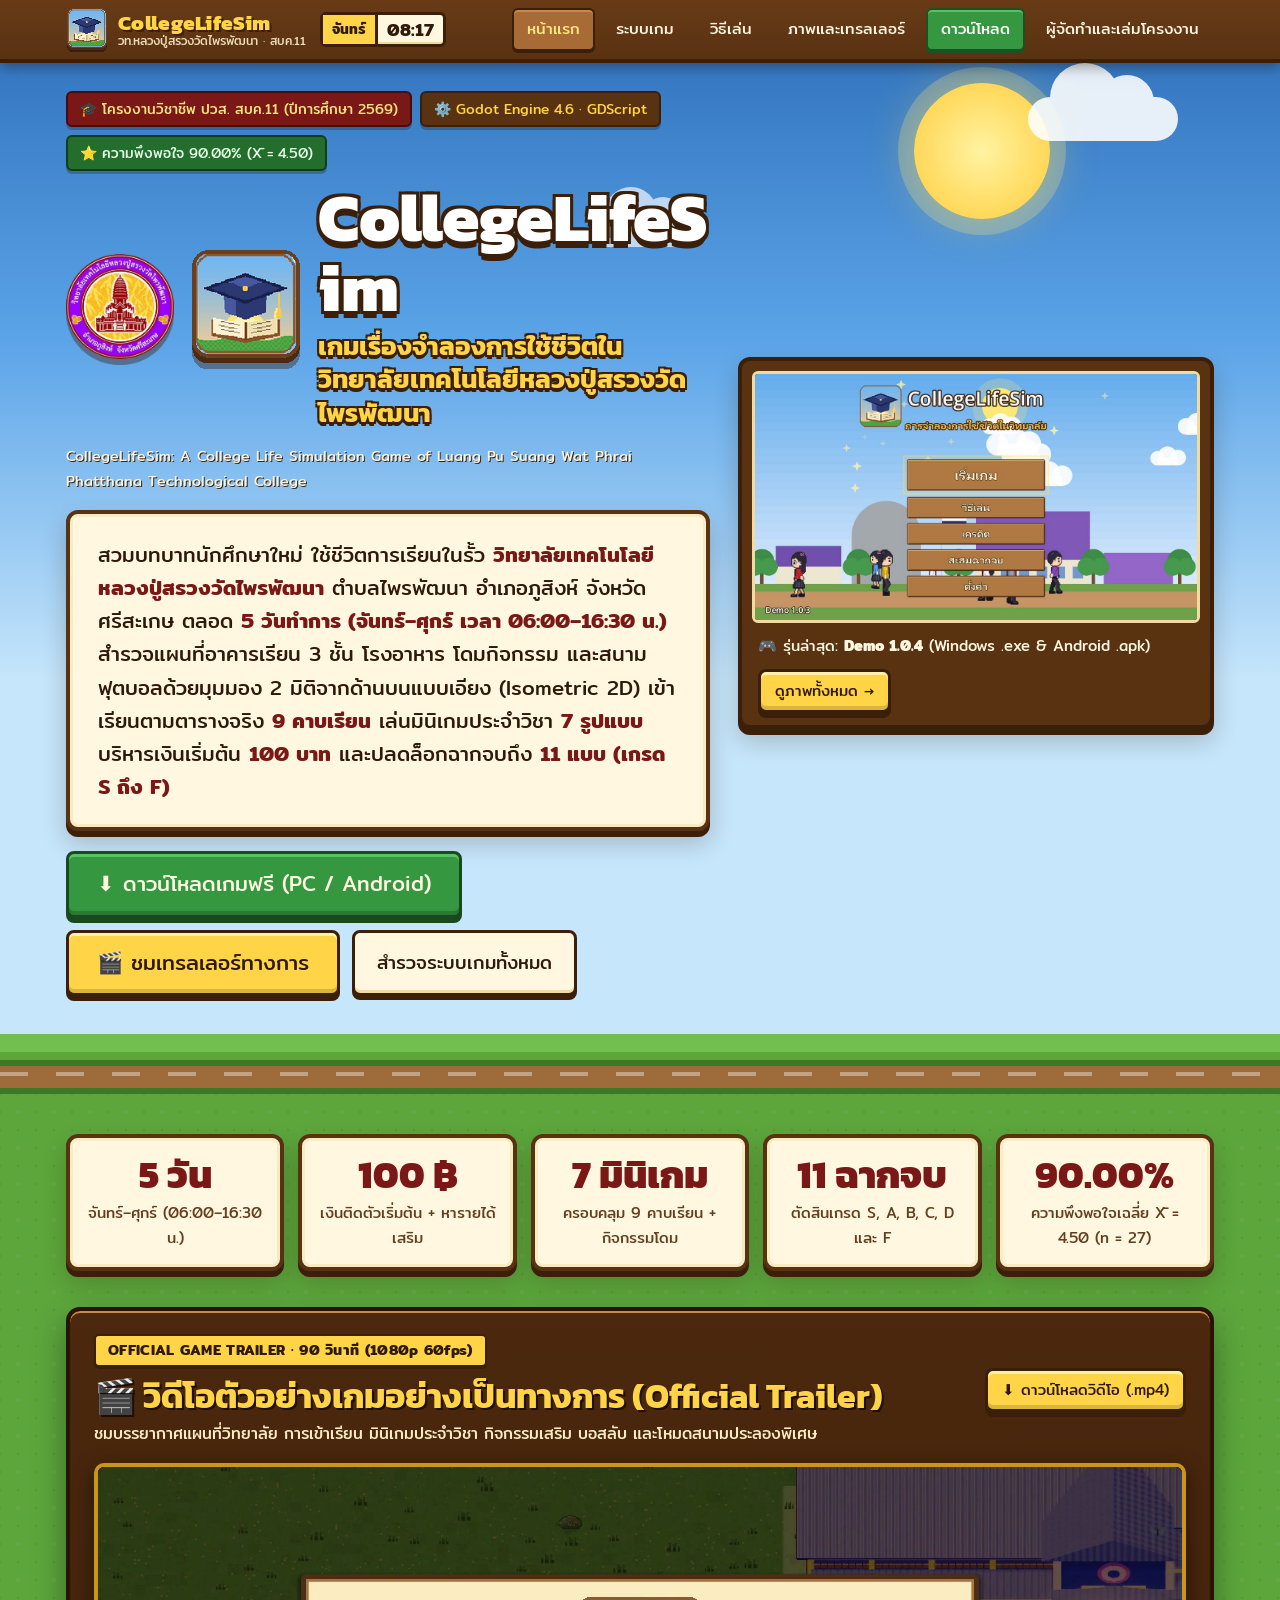
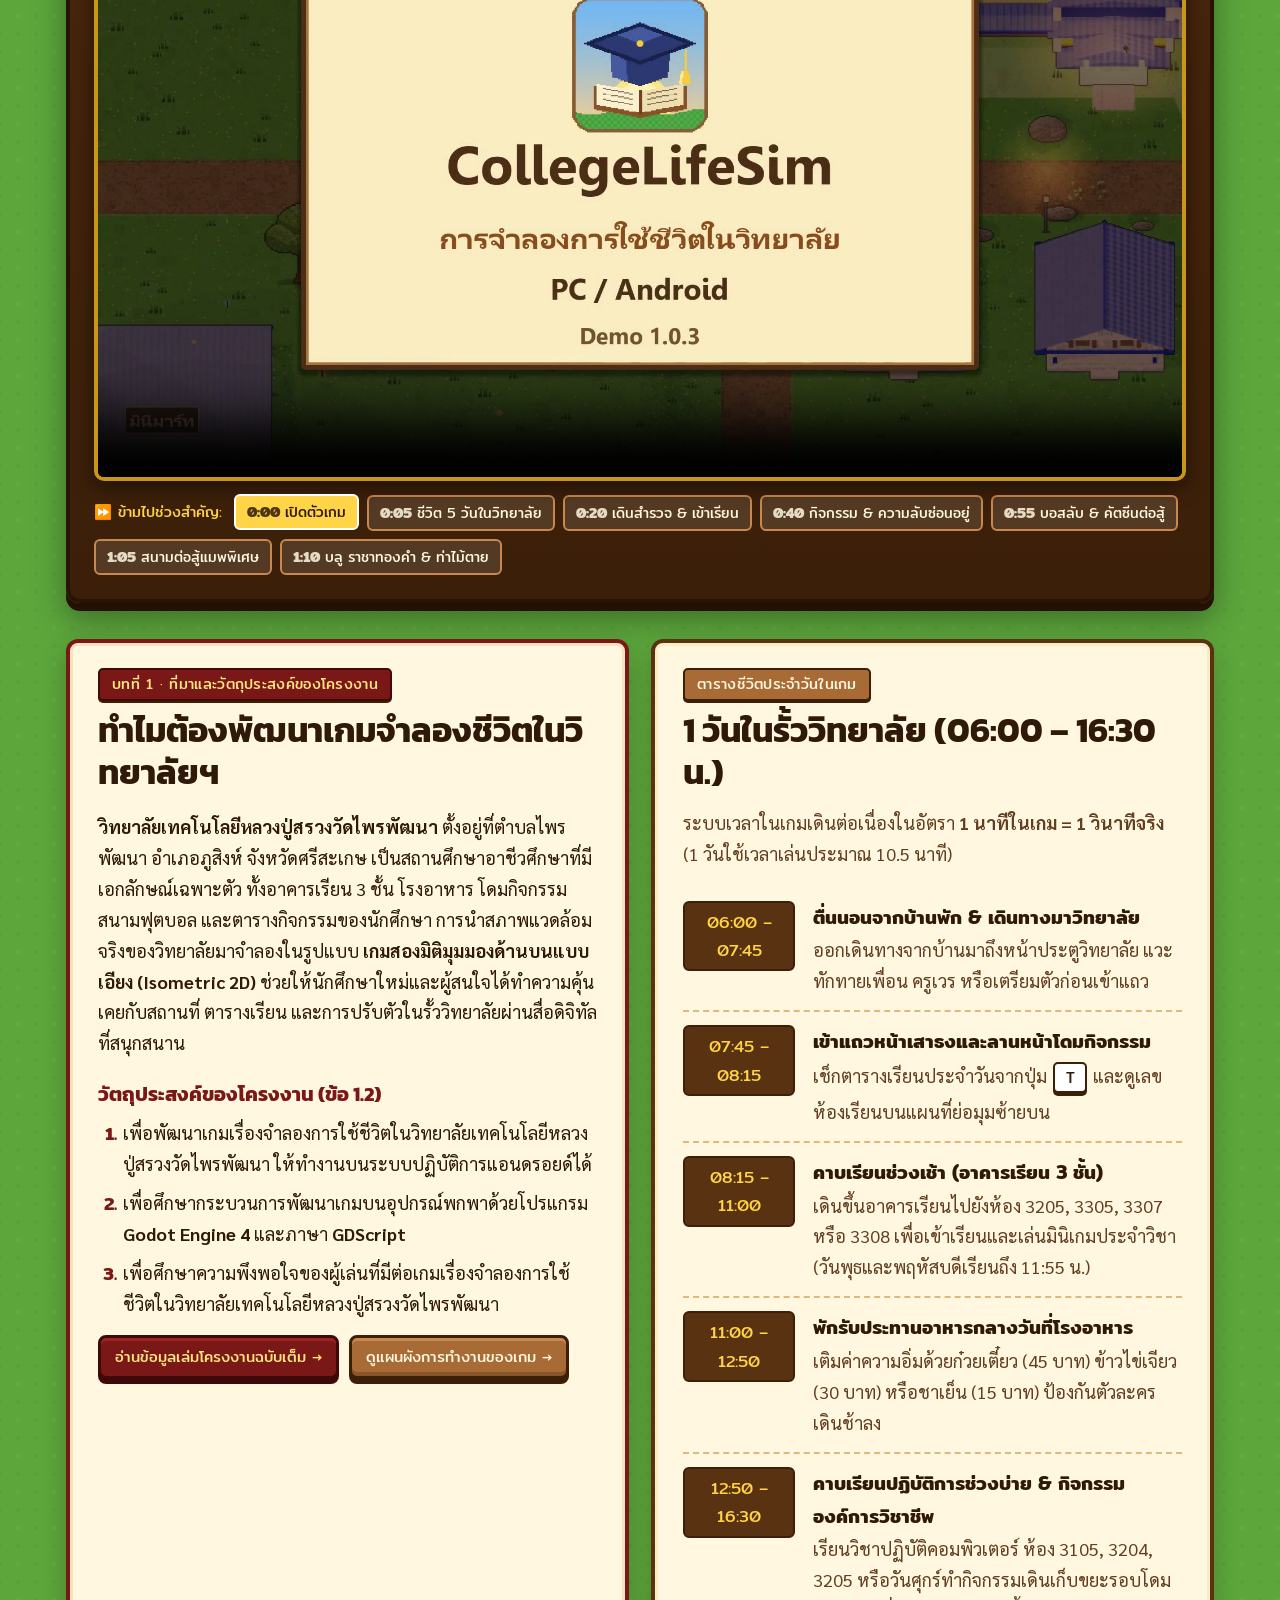
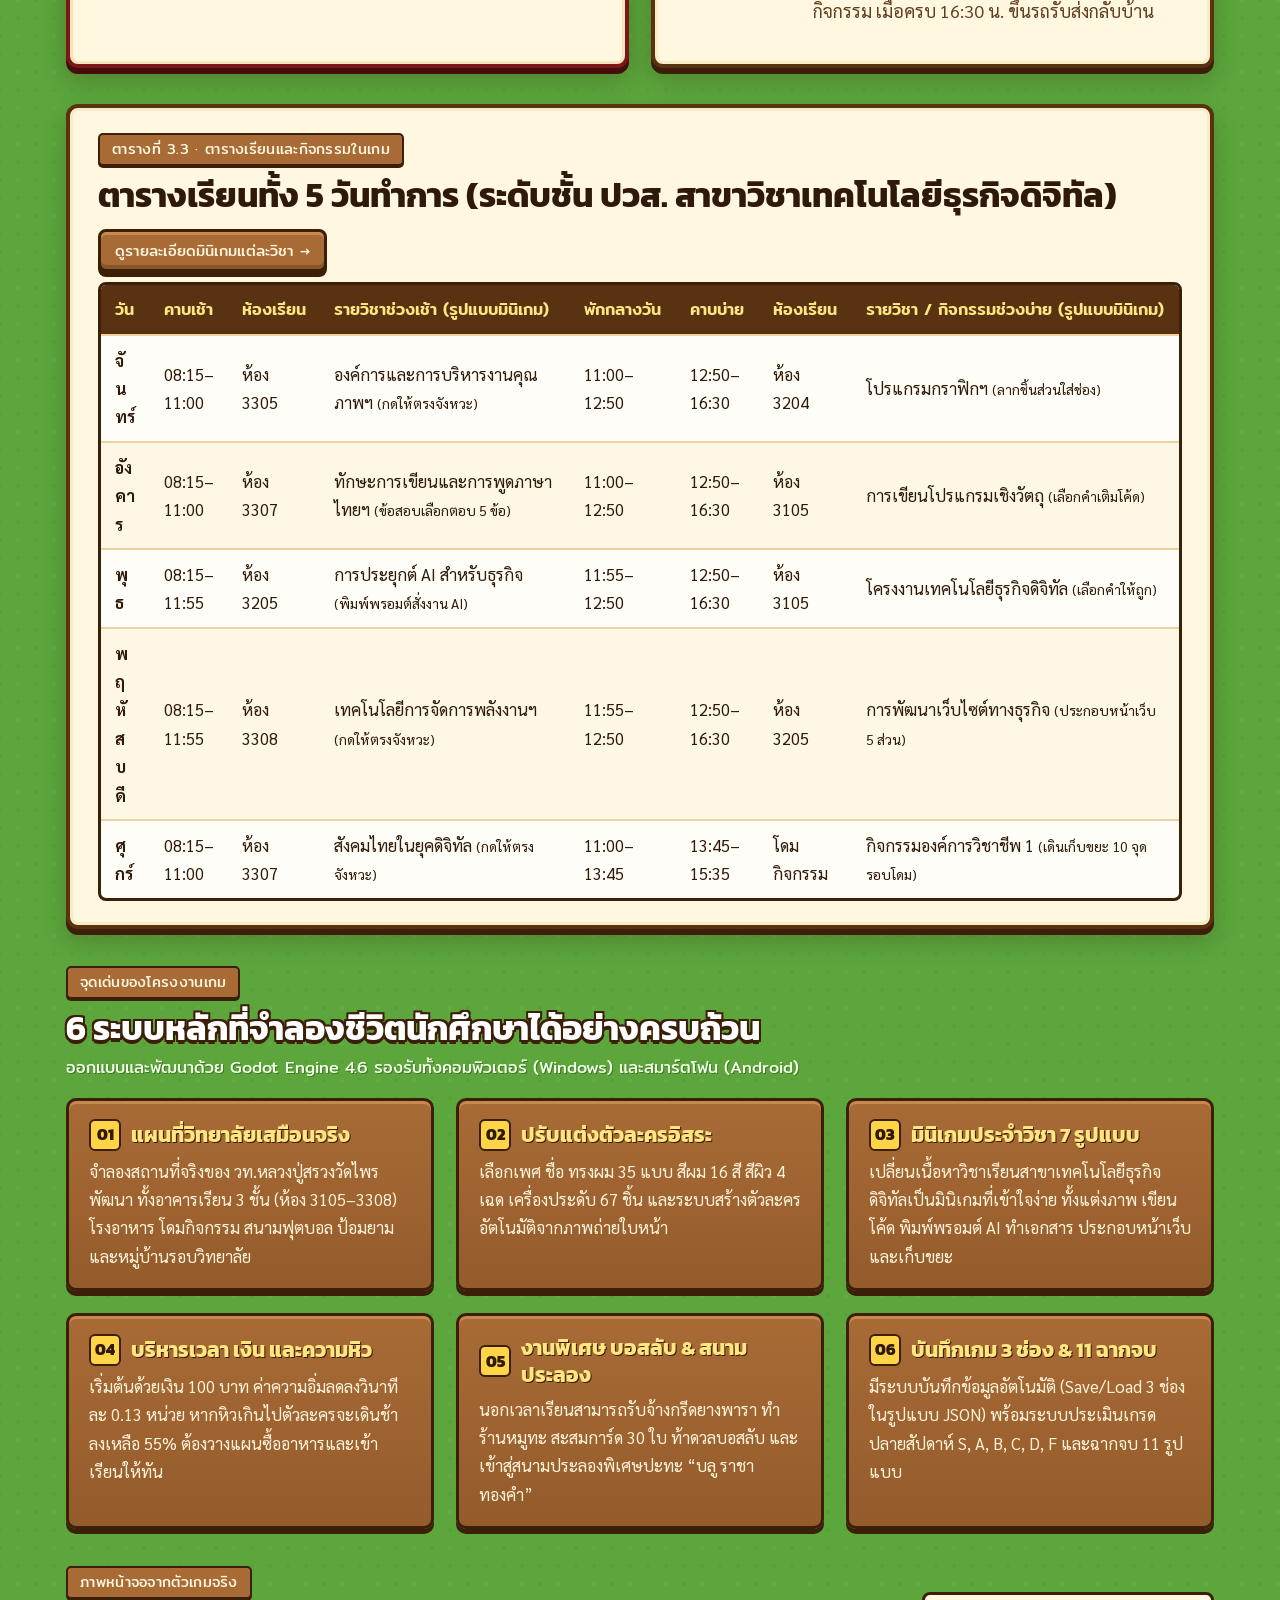
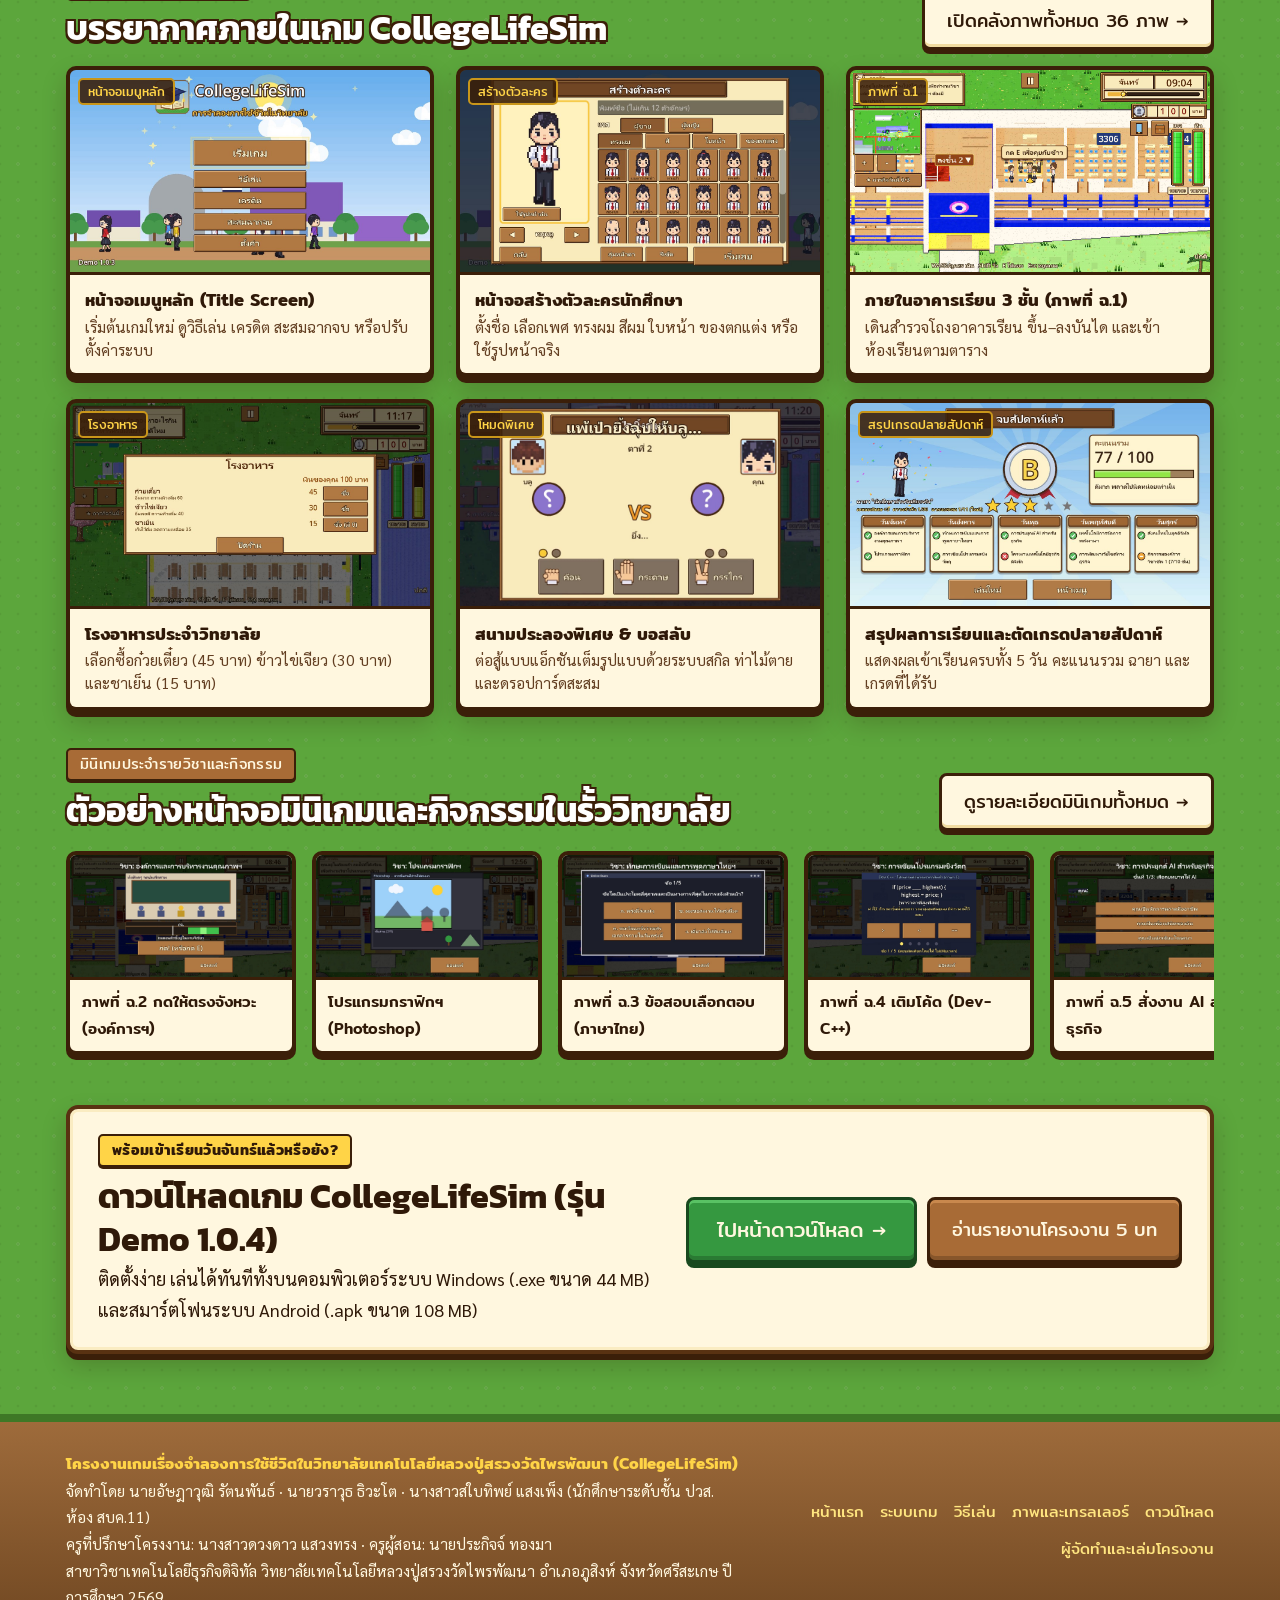
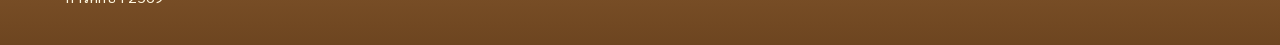
<file: index.html>
<!doctype html>
<html lang="th">
<head>
  <meta charset="utf-8">
  <meta name="viewport" content="width=device-width, initial-scale=1">
  <title>CollegeLifeSim — เกมเรื่องจำลองการใช้ชีวิตในวิทยาลัยเทคโนโลยีหลวงปู่สรวงวัดไพรพัฒนา</title>
  <meta name="description" content="เว็บไซต์อย่างเป็นทางการ โครงงานเกมเรื่องจำลองการใช้ชีวิตในวิทยาลัยเทคโนโลยีหลวงปู่สรวงวัดไพรพัฒนา (CollegeLifeSim) พัฒนาด้วย Godot Engine 4 และภาษา GDScript สำหรับ Windows และ Android">
  <link rel="icon" type="image/png" href="images/logo.png">
  <link rel="preconnect" href="https://fonts.googleapis.com">
  <link rel="preconnect" href="https://fonts.gstatic.com" crossorigin>
  <link href="https://fonts.googleapis.com/css2?family=Kanit:wght@700;800&family=Mitr:wght@400;500;600&family=Sarabun:wght@400;600;700&display=swap" rel="stylesheet">
  <link rel="stylesheet" href="style.css?v=20261118c">
</head>
<body>

<header class="topbar">
  <div class="wrap">
    <a class="brand" href="index.html">
      <img src="images/logo.png" width="42" height="42" alt="โลโก้เกม CollegeLifeSim">
      <div class="brand-text">
        <b>CollegeLifeSim</b>
        <small>วท.หลวงปู่สรวงวัดไพรพัฒนา · สบค.11</small>
      </div>
    </a>
    <div class="clock" title="เวลาในเกมจำลอง (1 นาทีในเกม = 1 วินาทีจริง)">
      <span class="day">จันทร์</span>
      <span class="time">08:15</span>
    </div>
    <button class="menu-btn" type="button" aria-expanded="false">☰ เมนู</button>
    <nav class="nav" aria-label="เมนูหลัก">
      <a href="index.html" aria-current="page">หน้าแรก</a>
      <a href="gameplay.html">ระบบเกม</a>
      <a href="howto.html">วิธีเล่น</a>
      <a href="gallery.html">ภาพและเทรลเลอร์</a>
      <a href="download.html" class="nav-cta">ดาวน์โหลด</a>
      <a href="about.html">ผู้จัดทำและเล่มโครงงาน</a>
    </nav>
  </div>
</header>

<section class="hero">
  <div class="sun" aria-hidden="true"></div>
  <div class="cloud c1" aria-hidden="true"></div>
  <div class="cloud c2" aria-hidden="true"></div>

  <div class="wrap">
    <div>
      <div class="hero-badge-row">
        <span class="badge maroon">🎓 โครงงานวิชาชีพ ปวส. สบค.11 (ปีการศึกษา 2569)</span>
        <span class="badge">⚙️ Godot Engine 4.6 · GDScript</span>
        <span class="badge green">⭐ ความพึงพอใจ 90.00% (X̄ = 4.50)</span>
      </div>

      <div class="logo-row" style="flex-wrap: wrap;">
        <img class="seal-img" src="images/college-seal.png" width="96" height="96" alt="ตราประจำวิทยาลัยเทคโนโลยีหลวงปู่สรวงวัดไพรพัฒนา">
        <img src="images/logo.png" width="104" height="104" alt="โลโก้เกม CollegeLifeSim">
        <div style="flex: 1 1 300px; min-width: 0; max-width: 100%;">
          <h1 class="game-title">CollegeLifeSim</h1>
          <p class="game-sub">เกมเรื่องจำลองการใช้ชีวิตในวิทยาลัยเทคโนโลยีหลวงปู่สรวงวัดไพรพัฒนา</p>
        </div>
      </div>

      <p class="game-en-title">
        CollegeLifeSim: A College Life Simulation Game of Luang Pu Suang Wat Phrai Phatthana Technological College
      </p>

      <div class="panel" style="margin-top: 16px;">
        <p class="lead">
          สวมบทบาทนักศึกษาใหม่ ใช้ชีวิตการเรียนในรั้ว <em>วิทยาลัยเทคโนโลยีหลวงปู่สรวงวัดไพรพัฒนา</em> ตำบลไพรพัฒนา อำเภอภูสิงห์ จังหวัดศรีสะเกษ ตลอด <em>5 วันทำการ (จันทร์–ศุกร์ เวลา 06:00–16:30 น.)</em> สำรวจแผนที่อาคารเรียน 3 ชั้น โรงอาหาร โดมกิจกรรม และสนามฟุตบอลด้วยมุมมอง 2 มิติจากด้านบนแบบเอียง (Isometric 2D) เข้าเรียนตามตารางจริง <em>9 คาบเรียน</em> เล่นมินิเกมประจำวิชา <em>7 รูปแบบ</em> บริหารเงินเริ่มต้น <em>100 บาท</em> และปลดล็อกฉากจบถึง <em>11 แบบ (เกรด S ถึง F)</em>
        </p>
      </div>

      <div class="hero-actions">
        <a class="btn green big" href="download.html">⬇ ดาวน์โหลดเกมฟรี (PC / Android)</a>
        <a class="btn gold big" href="#trailer">🎬 ชมเทรลเลอร์ทางการ</a>
        <a class="btn light" href="gameplay.html">สำรวจระบบเกมทั้งหมด</a>
      </div>
    </div>

    <div class="hero-showcase">
      <div class="hero-card">
        <img class="preview-img" src="images/shot1.jpg" width="1280" height="720" alt="หน้าจอเมนูหลักเกมจำลองการใช้ชีวิตในวิทยาลัยเทคโนโลยีหลวงปู่สรวงวัดไพรพัฒนา">
        <div class="hero-card-caption">
          <span>🎮 รุ่นล่าสุด: <b>Demo 1.0.4</b> (Windows .exe &amp; Android .apk)</span>
          <a class="btn sm gold" href="gallery.html">ดูภาพทั้งหมด →</a>
        </div>
      </div>
    </div>
  </div>
  <div class="ground" aria-hidden="true"></div>
</section>

<main class="ground-section">
  <div class="wrap">

    <!-- แถบสถิติหลักจากเล่มโครงงาน -->
    <section class="hud" aria-label="ข้อมูลสำคัญของเกมและผลการวิจัย">
      <div class="panel">
        <b>5 วัน</b>
        <span>จันทร์–ศุกร์ (06:00–16:30 น.)</span>
      </div>
      <div class="panel">
        <b>100 ฿</b>
        <span>เงินติดตัวเริ่มต้น + หารายได้เสริม</span>
      </div>
      <div class="panel">
        <b>7 มินิเกม</b>
        <span>ครอบคลุม 9 คาบเรียน + กิจกรรมโดม</span>
      </div>
      <div class="panel">
        <b>11 ฉากจบ</b>
        <span>ตัดสินเกรด S, A, B, C, D และ F</span>
      </div>
      <div class="panel">
        <b>90.00%</b>
        <span>ความพึงพอใจเฉลี่ย X̄ = 4.50 (n = 27)</span>
      </div>
    </section>

    <!-- เทรลเลอร์ทางการของเกม -->
    <section id="trailer" class="trailer-box" aria-labelledby="trailer-heading">
      <div class="trailer-head">
        <div>
          <span class="label gold">OFFICIAL GAME TRAILER · 90 วินาที (1080p 60fps)</span>
          <h2 id="trailer-heading">🎬 วิดีโอตัวอย่างเกมอย่างเป็นทางการ (Official Trailer)</h2>
          <p>ชมบรรยากาศแผนที่วิทยาลัย การเข้าเรียน มินิเกมประจำวิชา กิจกรรมเสริม บอสลับ และโหมดสนามประลองพิเศษ</p>
        </div>
        <a class="btn gold sm" href="images/trailer.mp4" download="CollegeLifeSim_Official_Trailer.mp4">⬇ ดาวน์โหลดวิดีโอ (.mp4)</a>
      </div>

      <div class="video-stage">
        <video id="trailer-video" controls preload="metadata" poster="images/trailer-poster.jpg" playsinline>
          <source src="images/trailer.mp4" type="video/mp4">
          เบราว์เซอร์ของคุณไม่รองรับการเล่นวิดีโอ HTML5 สามารถดาวน์โหลดไฟล์วิดีโอได้ที่ลิงก์ด้านบน
        </video>
      </div>

      <div class="chapter-bar" aria-label="เลือกช่วงเวลาในเทรลเลอร์">
        <span class="ch-label">⏩ ข้ามไปช่วงสำคัญ:</span>
        <button type="button" class="ch-btn active" data-seek="0"><time>0:00</time>เปิดตัวเกม</button>
        <button type="button" class="ch-btn" data-seek="5"><time>0:05</time>ชีวิต 5 วันในวิทยาลัย</button>
        <button type="button" class="ch-btn" data-seek="20"><time>0:20</time>เดินสำรวจ &amp; เข้าเรียน</button>
        <button type="button" class="ch-btn" data-seek="40"><time>0:40</time>กิจกรรม &amp; ความลับซ่อนอยู่</button>
        <button type="button" class="ch-btn" data-seek="55"><time>0:55</time>บอสลับ &amp; คัตซีนต่อสู้</button>
        <button type="button" class="ch-btn" data-seek="65"><time>1:05</time>สนามต่อสู้แมพพิเศษ</button>
        <button type="button" class="ch-btn" data-seek="70"><time>1:10</time>บลู ราชาทองคำ &amp; ท่าไม้ตาย</button>
      </div>
    </section>

    <!-- ภาพรวมโครงงาน + 1 วันในวิทยาลัย -->
    <section class="grid-2">
      <div class="panel maroon-frame">
        <span class="label maroon">บทที่ 1 · ที่มาและวัตถุประสงค์ของโครงงาน</span>
        <h2>ทำไมต้องพัฒนาเกมจำลองชีวิตในวิทยาลัยฯ</h2>
        <p>
          <strong>วิทยาลัยเทคโนโลยีหลวงปู่สรวงวัดไพรพัฒนา</strong> ตั้งอยู่ที่ตำบลไพรพัฒนา อำเภอภูสิงห์ จังหวัดศรีสะเกษ เป็นสถานศึกษาอาชีวศึกษาที่มีเอกลักษณ์เฉพาะตัว ทั้งอาคารเรียน 3 ชั้น โรงอาหาร โดมกิจกรรม สนามฟุตบอล และตารางกิจกรรมของนักศึกษา การนำสภาพแวดล้อมจริงของวิทยาลัยมาจำลองในรูปแบบ <strong>เกมสองมิติมุมมองด้านบนแบบเอียง (Isometric 2D)</strong> ช่วยให้นักศึกษาใหม่และผู้สนใจได้ทำความคุ้นเคยกับสถานที่ ตารางเรียน และการปรับตัวในรั้ววิทยาลัยผ่านสื่อดิจิทัลที่สนุกสนาน
        </p>
        <h3 style="font-family: var(--f-display); font-size: 20px; margin: 14px 0 6px; color: var(--maroon);">วัตถุประสงค์ของโครงงาน (ข้อ 1.2)</h3>
        <ol class="steps">
          <li>เพื่อพัฒนาเกมเรื่องจำลองการใช้ชีวิตในวิทยาลัยเทคโนโลยีหลวงปู่สรวงวัดไพรพัฒนา ให้ทำงานบนระบบปฏิบัติการแอนดรอยด์ได้</li>
          <li>เพื่อศึกษากระบวนการพัฒนาเกมบนอุปกรณ์พกพาด้วยโปรแกรม <strong>Godot Engine 4</strong> และภาษา <strong>GDScript</strong></li>
          <li>เพื่อศึกษาความพึงพอใจของผู้เล่นที่มีต่อเกมเรื่องจำลองการใช้ชีวิตในวิทยาลัยเทคโนโลยีหลวงปู่สรวงวัดไพรพัฒนา</li>
        </ol>
        <div style="margin-top: 16px; display: flex; gap: 10px; flex-wrap: wrap;">
          <a class="btn sm maroon" href="about.html">อ่านข้อมูลเล่มโครงงานฉบับเต็ม →</a>
          <a class="btn sm" href="howto.html">ดูแผนผังการทำงานของเกม →</a>
        </div>
      </div>

      <div class="panel">
        <span class="label">ตารางชีวิตประจำวันในเกม</span>
        <h2>1 วันในรั้ววิทยาลัย (06:00 – 16:30 น.)</h2>
        <p style="margin-top: 0; color: var(--ink-soft);">ระบบเวลาในเกมเดินต่อเนื่องในอัตรา <strong>1 นาทีในเกม = 1 วินาทีจริง</strong> (1 วันใช้เวลาเล่นประมาณ 10.5 นาที)</p>
        <ol class="day-line">
          <li>
            <time>06:00 – 07:45</time>
            <div>
              <strong>ตื่นนอนจากบ้านพัก &amp; เดินทางมาวิทยาลัย</strong>
              <p>ออกเดินทางจากบ้านมาถึงหน้าประตูวิทยาลัย แวะทักทายเพื่อน ครูเวร หรือเตรียมตัวก่อนเข้าแถว</p>
            </div>
          </li>
          <li>
            <time>07:45 – 08:15</time>
            <div>
              <strong>เข้าแถวหน้าเสาธงและลานหน้าโดมกิจกรรม</strong>
              <p>เช็กตารางเรียนประจำวันจากปุ่ม <kbd>T</kbd> และดูเลขห้องเรียนบนแผนที่ย่อมุมซ้ายบน</p>
            </div>
          </li>
          <li>
            <time>08:15 – 11:00</time>
            <div>
              <strong>คาบเรียนช่วงเช้า (อาคารเรียน 3 ชั้น)</strong>
              <p>เดินขึ้นอาคารเรียนไปยังห้อง 3205, 3305, 3307 หรือ 3308 เพื่อเข้าเรียนและเล่นมินิเกมประจำวิชา (วันพุธและพฤหัสบดีเรียนถึง 11:55 น.)</p>
            </div>
          </li>
          <li>
            <time>11:00 – 12:50</time>
            <div>
              <strong>พักรับประทานอาหารกลางวันที่โรงอาหาร</strong>
              <p>เติมค่าความอิ่มด้วยก๋วยเตี๋ยว (45 บาท) ข้าวไข่เจียว (30 บาท) หรือชาเย็น (15 บาท) ป้องกันตัวละครเดินช้าลง</p>
            </div>
          </li>
          <li>
            <time>12:50 – 16:30</time>
            <div>
              <strong>คาบเรียนปฏิบัติการช่วงบ่าย &amp; กิจกรรมองค์การวิชาชีพ</strong>
              <p>เรียนวิชาปฏิบัติคอมพิวเตอร์ ห้อง 3105, 3204, 3205 หรือวันศุกร์ทำกิจกรรมเดินเก็บขยะรอบโดมกิจกรรม เมื่อครบ 16:30 น. ขึ้นรถรับส่งกลับบ้าน</p>
            </div>
          </li>
        </ol>
      </div>
    </section>

    <!-- ตารางเรียน 5 วันทำการ (ตรงตามตารางที่ 3.3 ในเล่มโครงงาน) -->
    <section class="panel">
      <div class="sec-head" style="margin-bottom: 10px;">
        <div>
          <span class="label">ตารางที่ 3.3 · ตารางเรียนและกิจกรรมในเกม</span>
          <h2 style="color: var(--ink);">ตารางเรียนทั้ง 5 วันทำการ (ระดับชั้น ปวส. สาขาวิชาเทคโนโลยีธุรกิจดิจิทัล)</h2>
        </div>
        <a class="btn sm" href="gameplay.html#schedule">ดูรายละเอียดมินิเกมแต่ละวิชา →</a>
      </div>
      <div class="table-scroll">
        <table>
          <thead>
            <tr>
              <th>วัน</th>
              <th>คาบเช้า</th>
              <th>ห้องเรียน</th>
              <th>รายวิชาช่วงเช้า (รูปแบบมินิเกม)</th>
              <th>พักกลางวัน</th>
              <th>คาบบ่าย</th>
              <th>ห้องเรียน</th>
              <th>รายวิชา / กิจกรรมช่วงบ่าย (รูปแบบมินิเกม)</th>
            </tr>
          </thead>
          <tbody>
            <tr>
              <td><b>จันทร์</b></td>
              <td>08:15–11:00</td>
              <td>ห้อง 3305</td>
              <td>องค์การและการบริหารงานคุณภาพฯ <small>(กดให้ตรงจังหวะ)</small></td>
              <td>11:00–12:50</td>
              <td>12:50–16:30</td>
              <td>ห้อง 3204</td>
              <td>โปรแกรมกราฟิกฯ <small>(ลากชิ้นส่วนใส่ช่อง)</small></td>
            </tr>
            <tr>
              <td><b>อังคาร</b></td>
              <td>08:15–11:00</td>
              <td>ห้อง 3307</td>
              <td>ทักษะการเขียนและการพูดภาษาไทยฯ <small>(ข้อสอบเลือกตอบ 5 ข้อ)</small></td>
              <td>11:00–12:50</td>
              <td>12:50–16:30</td>
              <td>ห้อง 3105</td>
              <td>การเขียนโปรแกรมเชิงวัตถุ <small>(เลือกคำเติมโค้ด)</small></td>
            </tr>
            <tr>
              <td><b>พุธ</b></td>
              <td>08:15–11:55</td>
              <td>ห้อง 3205</td>
              <td>การประยุกต์ AI สำหรับธุรกิจ <small>(พิมพ์พรอมต์สั่งงาน AI)</small></td>
              <td>11:55–12:50</td>
              <td>12:50–16:30</td>
              <td>ห้อง 3105</td>
              <td>โครงงานเทคโนโลยีธุรกิจดิจิทัล <small>(เลือกคำให้ถูก)</small></td>
            </tr>
            <tr>
              <td><b>พฤหัสบดี</b></td>
              <td>08:15–11:55</td>
              <td>ห้อง 3308</td>
              <td>เทคโนโลยีการจัดการพลังงานฯ <small>(กดให้ตรงจังหวะ)</small></td>
              <td>11:55–12:50</td>
              <td>12:50–16:30</td>
              <td>ห้อง 3205</td>
              <td>การพัฒนาเว็บไซต์ทางธุรกิจ <small>(ประกอบหน้าเว็บ 5 ส่วน)</small></td>
            </tr>
            <tr>
              <td><b>ศุกร์</b></td>
              <td>08:15–11:00</td>
              <td>ห้อง 3307</td>
              <td>สังคมไทยในยุคดิจิทัล <small>(กดให้ตรงจังหวะ)</small></td>
              <td>11:00–13:45</td>
              <td>13:45–15:35</td>
              <td>โดมกิจกรรม</td>
              <td>กิจกรรมองค์การวิชาชีพ 1 <small>(เดินเก็บขยะ 10 จุดรอบโดม)</small></td>
            </tr>
          </tbody>
        </table>
      </div>
    </section>

    <!-- จุดเด่น 6 ด้านของเกม -->
    <section>
      <div class="sec-head">
        <div>
          <span class="label">จุดเด่นของโครงงานเกม</span>
          <h2 class="on-grass">6 ระบบหลักที่จำลองชีวิตนักศึกษาได้อย่างครบถ้วน</h2>
          <p>ออกแบบและพัฒนาด้วย Godot Engine 4.6 รองรับทั้งคอมพิวเตอร์ (Windows) และสมาร์ตโฟน (Android)</p>
        </div>
      </div>
      <div class="grid-3">
        <div class="sign">
          <div class="sign-head">
            <span class="sign-num">01</span>
            <h3>แผนที่วิทยาลัยเสมือนจริง</h3>
          </div>
          <p>จำลองสถานที่จริงของ วท.หลวงปู่สรวงวัดไพรพัฒนา ทั้งอาคารเรียน 3 ชั้น (ห้อง 3105–3308) โรงอาหาร โดมกิจกรรม สนามฟุตบอล ป้อมยาม และหมู่บ้านรอบวิทยาลัย</p>
        </div>
        <div class="sign">
          <div class="sign-head">
            <span class="sign-num">02</span>
            <h3>ปรับแต่งตัวละครอิสระ</h3>
          </div>
          <p>เลือกเพศ ชื่อ ทรงผม 35 แบบ สีผม 16 สี สีผิว 4 เฉด เครื่องประดับ 67 ชิ้น และระบบสร้างตัวละครอัตโนมัติจากภาพถ่ายใบหน้า</p>
        </div>
        <div class="sign">
          <div class="sign-head">
            <span class="sign-num">03</span>
            <h3>มินิเกมประจำวิชา 7 รูปแบบ</h3>
          </div>
          <p>เปลี่ยนเนื้อหาวิชาเรียนสาขาเทคโนโลยีธุรกิจดิจิทัลเป็นมินิเกมที่เข้าใจง่าย ทั้งแต่งภาพ เขียนโค้ด พิมพ์พรอมต์ AI ทำเอกสาร ประกอบหน้าเว็บ และเก็บขยะ</p>
        </div>
        <div class="sign">
          <div class="sign-head">
            <span class="sign-num">04</span>
            <h3>บริหารเวลา เงิน และความหิว</h3>
          </div>
          <p>เริ่มต้นด้วยเงิน 100 บาท ค่าความอิ่มลดลงวินาทีละ 0.13 หน่วย หากหิวเกินไปตัวละครจะเดินช้าลงเหลือ 55% ต้องวางแผนซื้ออาหารและเข้าเรียนให้ทัน</p>
        </div>
        <div class="sign">
          <div class="sign-head">
            <span class="sign-num">05</span>
            <h3>งานพิเศษ บอสลับ &amp; สนามประลอง</h3>
          </div>
          <p>นอกเวลาเรียนสามารถรับจ้างกรีดยางพารา ทำร้านหมูทะ สะสมการ์ด 30 ใบ ท้าดวลบอสลับ และเข้าสู่สนามประลองพิเศษปะทะ “บลู ราชาทองคำ”</p>
        </div>
        <div class="sign">
          <div class="sign-head">
            <span class="sign-num">06</span>
            <h3>บันทึกเกม 3 ช่อง &amp; 11 ฉากจบ</h3>
          </div>
          <p>มีระบบบันทึกข้อมูลอัตโนมัติ (Save/Load 3 ช่องในรูปแบบ JSON) พร้อมระบบประเมินเกรดปลายสัปดาห์ S, A, B, C, D, F และฉากจบ 11 รูปแบบ</p>
        </div>
      </div>
    </section>

    <!-- ตัวอย่างภาพหน้าจอจริงจากเกม (ตรงกับรูปจริง 100%) -->
    <section>
      <div class="sec-head">
        <div>
          <span class="label">ภาพหน้าจอจากตัวเกมจริง</span>
          <h2 class="on-grass">บรรยากาศภายในเกม CollegeLifeSim</h2>
        </div>
        <a class="btn light" href="gallery.html">เปิดคลังภาพทั้งหมด 36 ภาพ →</a>
      </div>
      <div class="grid-3">
        <figure class="shot">
          <button type="button" data-zoom="images/shot1.jpg" data-caption="หน้าจอเมนูหลักของเกม (Title Screen) — เริ่มเกม วิธีเล่น เครดิต สะสมฉากจบ และตั้งค่า">
            <span class="fig-tag">หน้าจอเมนูหลัก</span>
            <img src="images/shot1.jpg" width="1280" height="720" loading="lazy" alt="หน้าจอเมนูหลักของเกม">
          </button>
          <figcaption><b>หน้าจอเมนูหลัก (Title Screen)</b>เริ่มต้นเกมใหม่ ดูวิธีเล่น เครดิต สะสมฉากจบ หรือปรับตั้งค่าระบบ</figcaption>
        </figure>
        <figure class="shot">
          <button type="button" data-zoom="images/shot2.jpg" data-caption="หน้าจอสร้างและปรับแต่งตัวละครนักศึกษา (Character Customization)">
            <span class="fig-tag">สร้างตัวละคร</span>
            <img src="images/shot2.jpg" width="1280" height="720" loading="lazy" alt="หน้าจอสร้างและปรับแต่งตัวละครนักศึกษา">
          </button>
          <figcaption><b>หน้าจอสร้างตัวละครนักศึกษา</b>ตั้งชื่อ เลือกเพศ ทรงผม สีผม ใบหน้า ของตกแต่ง หรือใช้รูปหน้าจริง</figcaption>
        </figure>
        <figure class="shot">
          <button type="button" data-zoom="images/g01.jpg" data-caption="ภาพที่ ฉ.1 ภายในอาคาร 3 ขณะเดินเข้าห้องเรียน 3305">
            <span class="fig-tag">ภาพที่ ฉ.1</span>
            <img src="images/g01.jpg" width="1280" height="720" loading="lazy" alt="ภายในอาคาร 3 ขณะเดินเข้าห้องเรียน 3305">
          </button>
          <figcaption><b>ภายในอาคารเรียน 3 ชั้น (ภาพที่ ฉ.1)</b>เดินสำรวจโถงอาคารเรียน ขึ้น–ลงบันได และเข้าห้องเรียนตามตาราง</figcaption>
        </figure>
        <figure class="shot">
          <button type="button" data-zoom="images/shot5.jpg" data-caption="หน้าต่างร้านอาหารภายในโรงอาหารของวิทยาลัย (ก๋วยเตี๋ยว 45 บาท, ข้าวไข่เจียว 30 บาท, ชาเย็น 15 บาท)">
            <span class="fig-tag">โรงอาหาร</span>
            <img src="images/shot5.jpg" width="1280" height="720" loading="lazy" alt="ร้านอาหารภายในโรงอาหาร">
          </button>
          <figcaption><b>โรงอาหารประจำวิทยาลัย</b>เลือกซื้อก๋วยเตี๋ยว (45 บาท) ข้าวไข่เจียว (30 บาท) และชาเย็น (15 บาท)</figcaption>
        </figure>
        <figure class="shot">
          <button type="button" data-zoom="images/boss-blue.jpg" data-caption="โหมดสนามประลองพิเศษ — ปะทะ บลู ราชาทองคำ (LV.99)">
            <span class="fig-tag">โหมดพิเศษ</span>
            <img src="images/boss-blue.jpg" width="1280" height="720" loading="lazy" alt="โหมดสนามประลองพิเศษ บลู ราชาทองคำ">
          </button>
          <figcaption><b>สนามประลองพิเศษ &amp; บอสลับ</b>ต่อสู้แบบแอ็กชันเต็มรูปแบบด้วยระบบสกิล ท่าไม้ตาย และดรอปการ์ดสะสม</figcaption>
        </figure>
        <figure class="shot">
          <button type="button" data-zoom="images/shot6.jpg" data-caption="หน้าจอสรุปผลการเรียนและประเมินเกรดเมื่อจบสัปดาห์ (จบสัปดาห์แล้ว)">
            <span class="fig-tag">สรุปเกรดปลายสัปดาห์</span>
            <img src="images/shot6.jpg" width="1280" height="720" loading="lazy" alt="หน้าจอสรุปผลการเรียนและเกรดเมื่อจบสัปดาห์">
          </button>
          <figcaption><b>สรุปผลการเรียนและตัดเกรดปลายสัปดาห์</b>แสดงผลเข้าเรียนครบทั้ง 5 วัน คะแนนรวม ฉายา และเกรดที่ได้รับ</figcaption>
        </figure>
      </div>
    </section>

    <!-- แถบเลื่อนดูมินิเกมและกิจกรรม (ตรงกับรูปจริง 100%) -->
    <section>
      <div class="sec-head">
        <div>
          <span class="label">มินิเกมประจำรายวิชาและกิจกรรม</span>
          <h2 class="on-grass">ตัวอย่างหน้าจอมินิเกมและกิจกรรมในรั้ววิทยาลัย</h2>
        </div>
        <a class="btn light" href="gameplay.html#minigames">ดูรายละเอียดมินิเกมทั้งหมด →</a>
      </div>
      <div class="mini-strip" aria-label="มินิเกมประจำวิชาและกิจกรรมในเกม">
        <a href="gameplay.html#minigames"><img src="images/g02.jpg" width="640" height="360" loading="lazy" alt="มินิเกมกดให้ตรงจังหวะ วิชาองค์การฯ"><span>ภาพที่ ฉ.2 กดให้ตรงจังหวะ (องค์การฯ)</span></a>
        <a href="gameplay.html#minigames"><img src="images/shot4.jpg" width="640" height="360" loading="lazy" alt="มินิเกมโปรแกรมกราฟิก Photoshop"><span>โปรแกรมกราฟิกฯ (Photoshop)</span></a>
        <a href="gameplay.html#minigames"><img src="images/g03.jpg" width="640" height="360" loading="lazy" alt="มินิเกมข้อสอบเลือกตอบ วิชาภาษาไทย"><span>ภาพที่ ฉ.3 ข้อสอบเลือกตอบ (ภาษาไทย)</span></a>
        <a href="gameplay.html#minigames"><img src="images/g04.jpg" width="640" height="360" loading="lazy" alt="มินิเกมเลือกคำเติมโค้ด Dev-C++"><span>ภาพที่ ฉ.4 เติมโค้ด (Dev-C++)</span></a>
        <a href="gameplay.html#minigames"><img src="images/g05.jpg" width="640" height="360" loading="lazy" alt="มินิเกมเลือกพรอมต์สั่งงาน AI"><span>ภาพที่ ฉ.5 สั่งงาน AI สำหรับธุรกิจ</span></a>
        <a href="gameplay.html#minigames"><img src="images/g06.jpg" width="640" height="360" loading="lazy" alt="มินิเกมประกอบหน้าเว็บ Google Sites"><span>ภาพที่ ฉ.6 ประกอบหน้าเว็บ (Google Sites)</span></a>
        <a href="gameplay.html#minigames"><img src="images/g07.jpg" width="640" height="360" loading="lazy" alt="เหตุการณ์สุ่มครูเช็คชื่อกะทันหัน"><span>ภาพที่ ฉ.7 ครูเช็คชื่อกะทันหัน</span></a>
        <a href="gameplay.html#minigames"><img src="images/g09.jpg" width="640" height="360" loading="lazy" alt="กิจกรรมเก็บขยะรอบโดมในวันศุกร์"><span>ภาพที่ ฉ.9 กิจกรรมเก็บขยะวันศุกร์</span></a>
      </div>
    </section>

    <!-- แถบเชิญชวนดาวน์โหลด -->
    <section class="panel cta-band">
      <div>
        <span class="label gold">พร้อมเข้าเรียนวันจันทร์แล้วหรือยัง?</span>
        <h2>ดาวน์โหลดเกม CollegeLifeSim (รุ่น Demo 1.0.4)</h2>
        <p>ติดตั้งง่าย เล่นได้ทันทีทั้งบนคอมพิวเตอร์ระบบ Windows (.exe ขนาด 44 MB) และสมาร์ตโฟนระบบ Android (.apk ขนาด 108 MB)</p>
      </div>
      <div style="display: flex; gap: 10px; flex-wrap: wrap;">
        <a class="btn green big" href="download.html">ไปหน้าดาวน์โหลด →</a>
        <a class="btn" href="about.html">อ่านรายงานโครงงาน 5 บท</a>
      </div>
    </section>

  </div>
</main>

<div class="lightbox" id="lightbox" role="dialog" aria-modal="true" aria-label="ภาพขนาดใหญ่" hidden>
  <button type="button" class="btn light close">✕ ปิด (Esc)</button>
  <figure>
    <img src="images/shot1.jpg" alt="">
    <figcaption></figcaption>
    <div class="nav-arrows">
      <button type="button" class="btn light prev">← ภาพก่อนหน้า</button>
      <button type="button" class="btn light next">ภาพถัดไป →</button>
    </div>
  </figure>
</div>

<footer>
  <div class="wrap">
    <div>
      <b>โครงงานเกมเรื่องจำลองการใช้ชีวิตในวิทยาลัยเทคโนโลยีหลวงปู่สรวงวัดไพรพัฒนา (CollegeLifeSim)</b><br>
      จัดทำโดย นายอัษฎาวุฒิ รัตนพันธ์ · นายวราวุธ ธิวะโต · นางสาวสใบทิพย์ แสงเพ็ง (นักศึกษาระดับชั้น ปวส. ห้อง สบค.11)<br>
      ครูที่ปรึกษาโครงงาน: นางสาวดวงดาว แสวงทรง · ครูผู้สอน: นายประกิจจ์ ทองมา<br>
      สาขาวิชาเทคโนโลยีธุรกิจดิจิทัล วิทยาลัยเทคโนโลยีหลวงปู่สรวงวัดไพรพัฒนา อำเภอภูสิงห์ จังหวัดศรีสะเกษ ปีการศึกษา 2569
    </div>
    <div class="footer-links">
      <a href="index.html">หน้าแรก</a>
      <a href="gameplay.html">ระบบเกม</a>
      <a href="howto.html">วิธีเล่น</a>
      <a href="gallery.html">ภาพและเทรลเลอร์</a>
      <a href="download.html">ดาวน์โหลด</a>
      <a href="about.html">ผู้จัดทำและเล่มโครงงาน</a>
    </div>
  </div>
</footer>

<script src="site.js" defer></script>
</body>
</html>
</file>
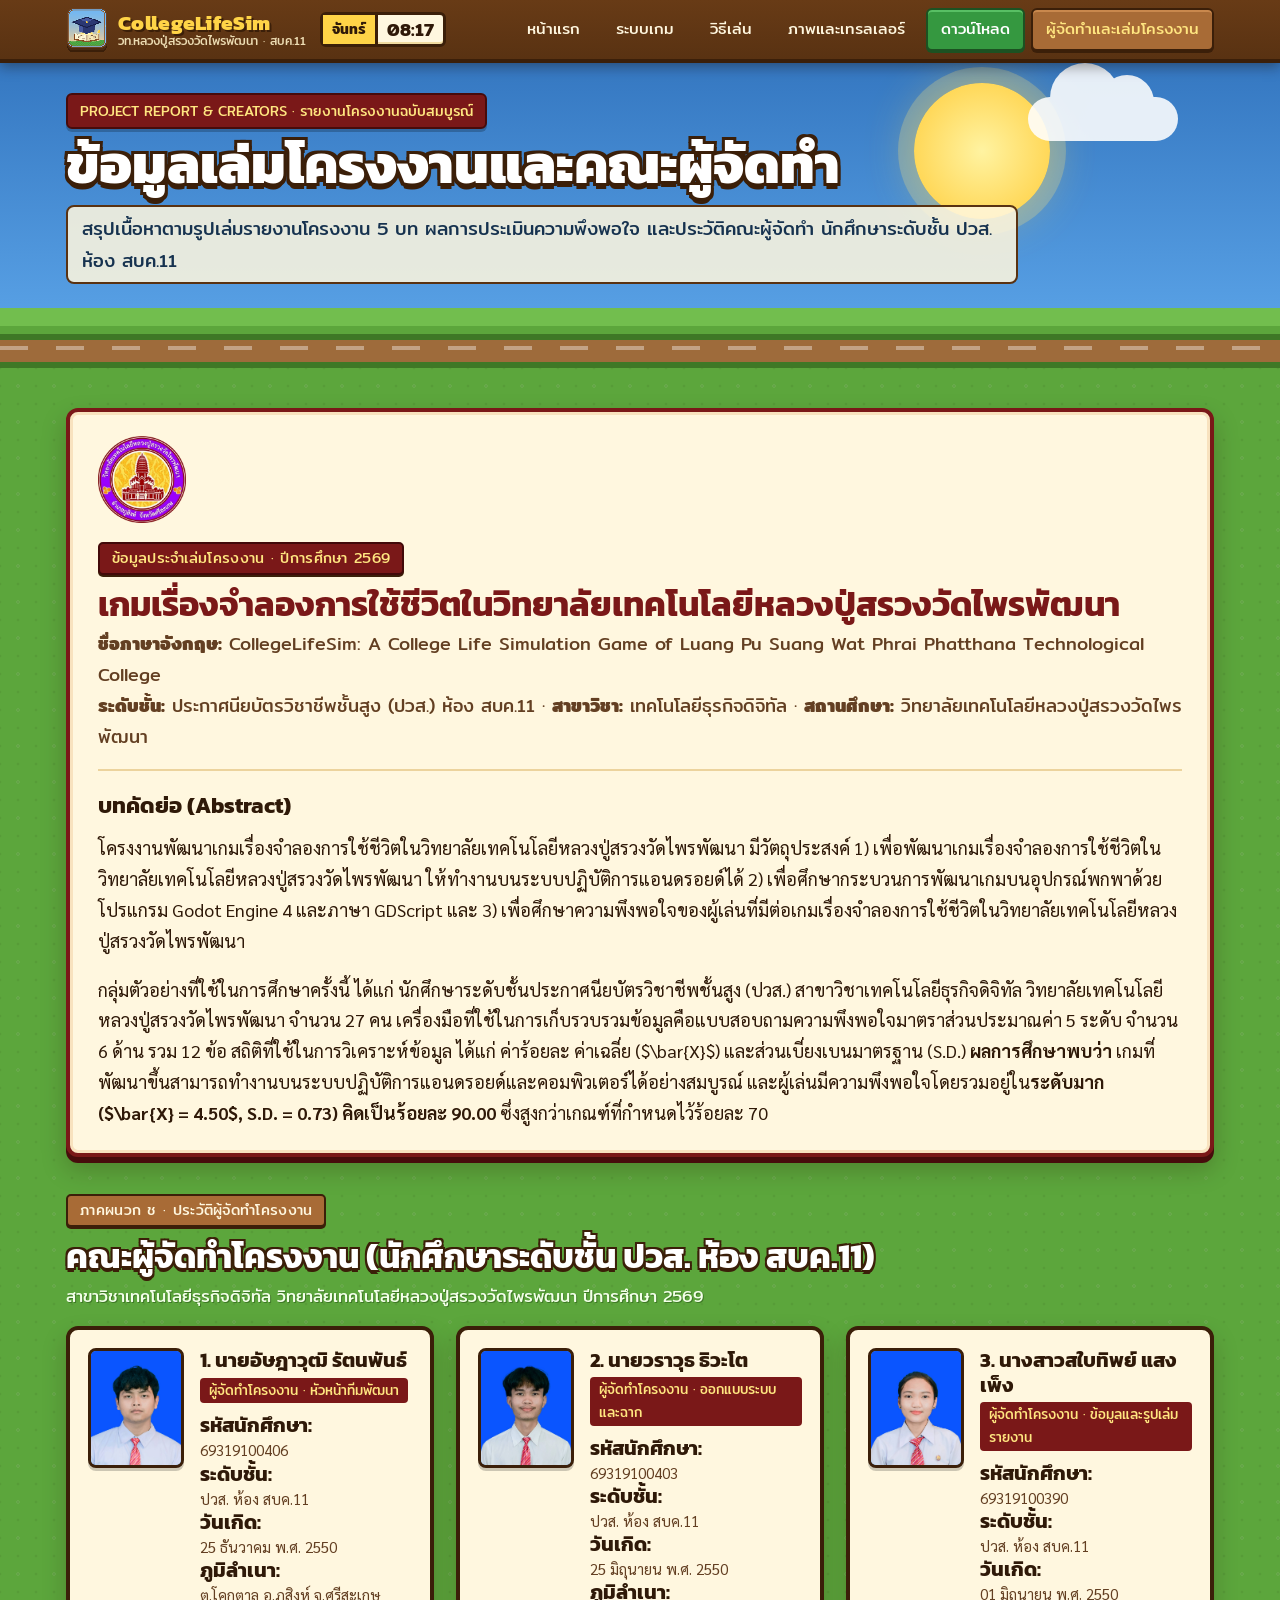
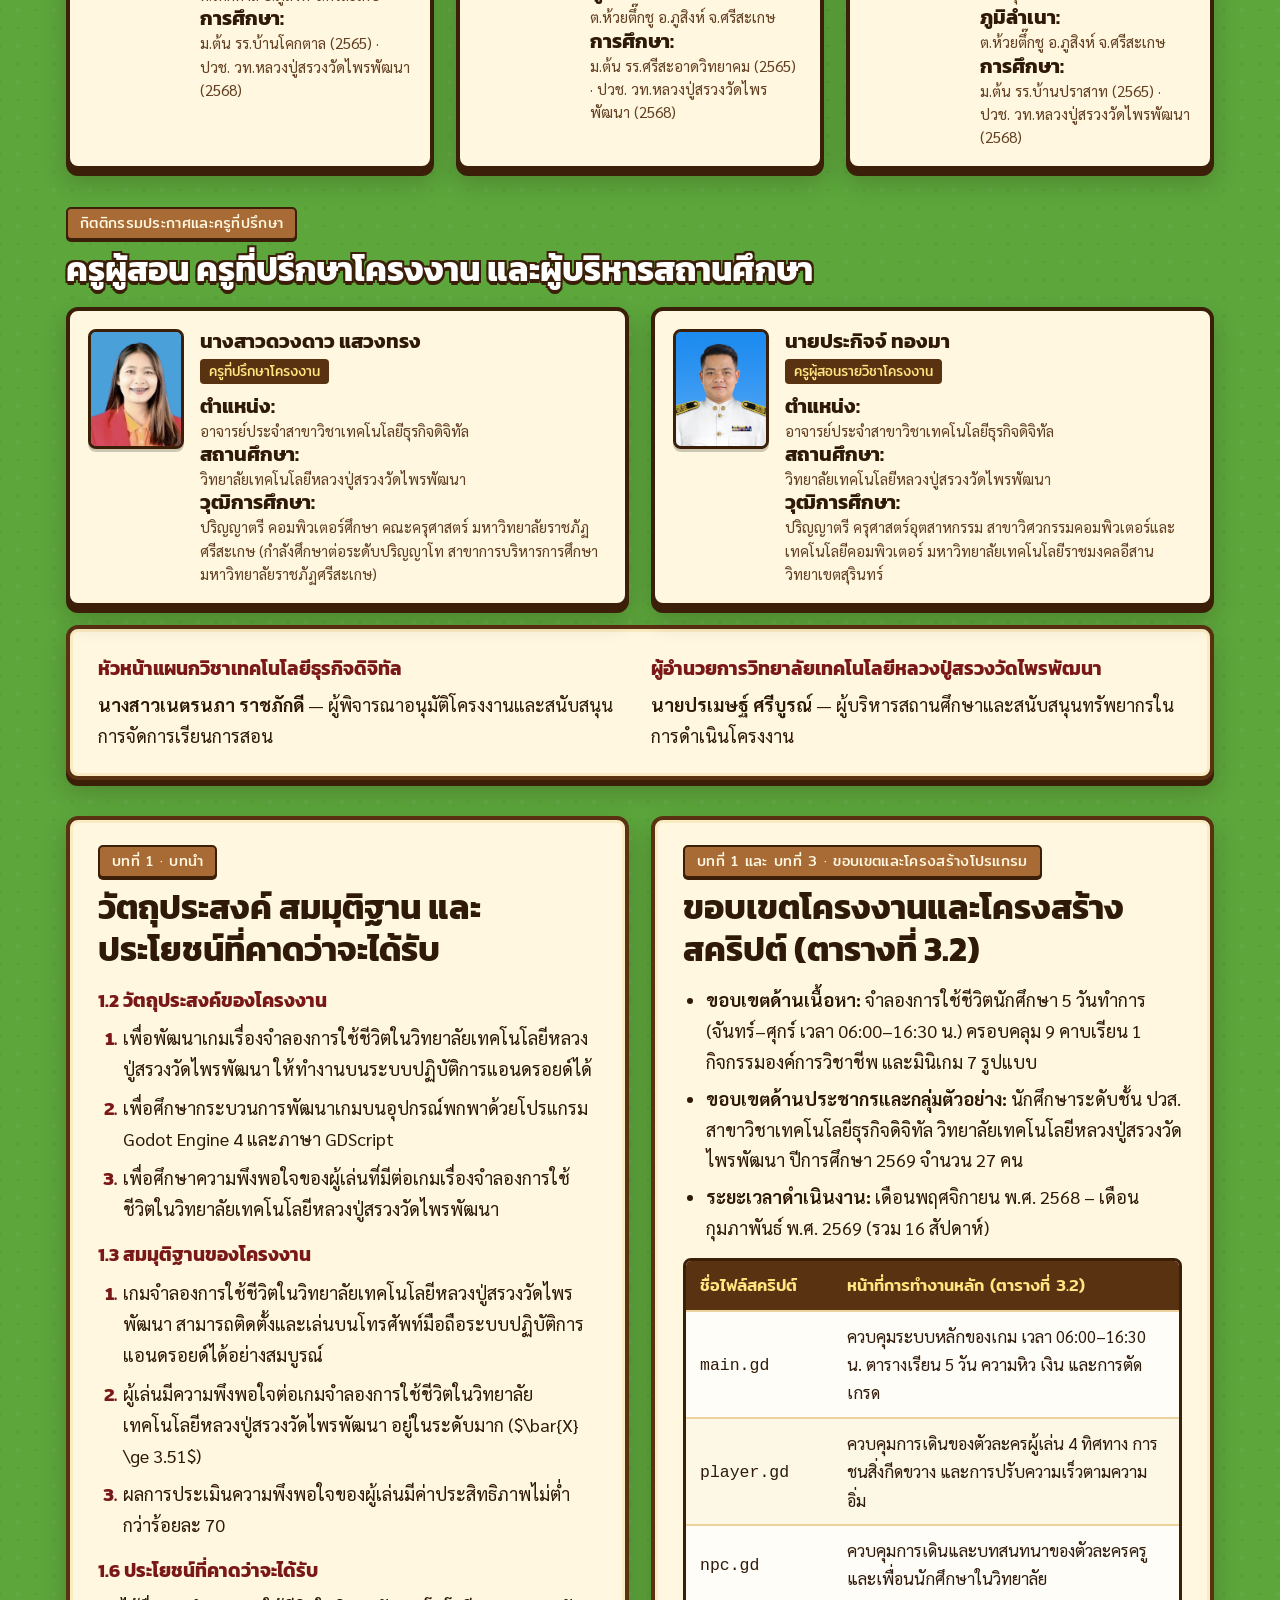
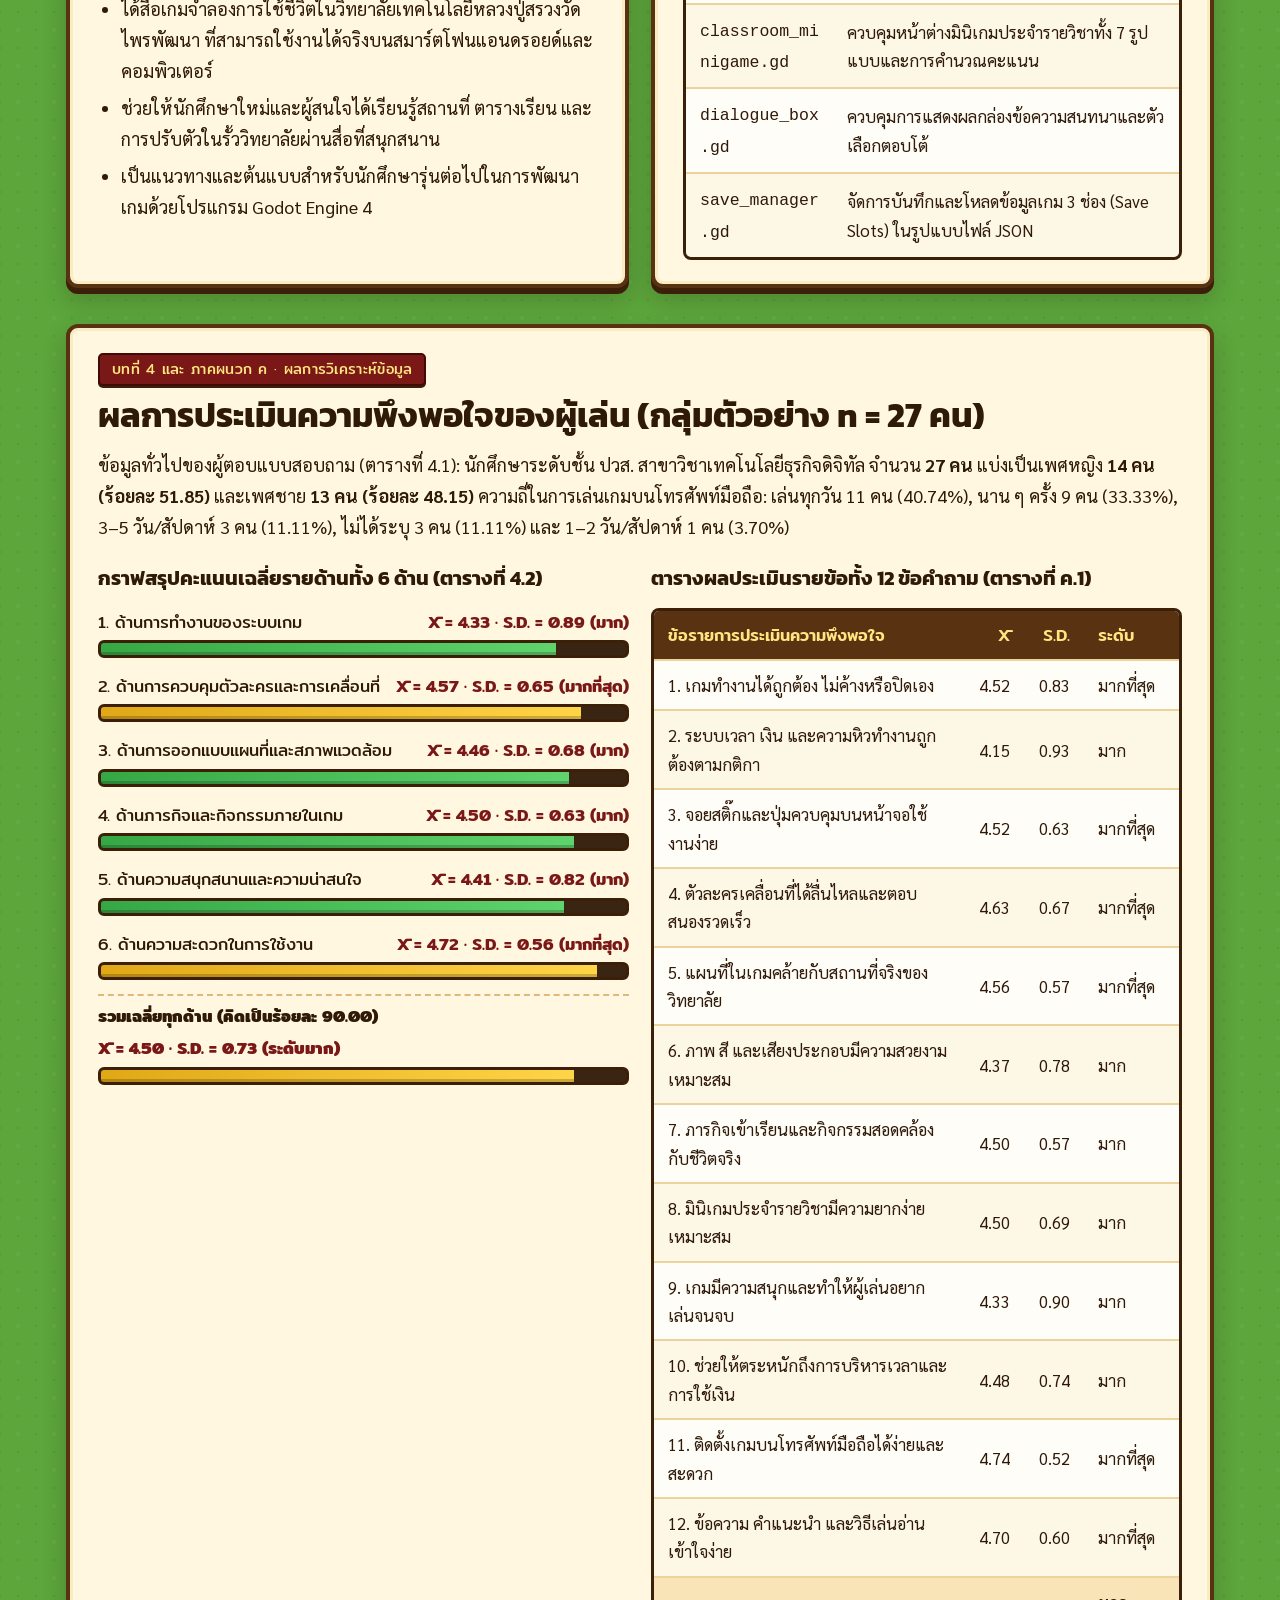
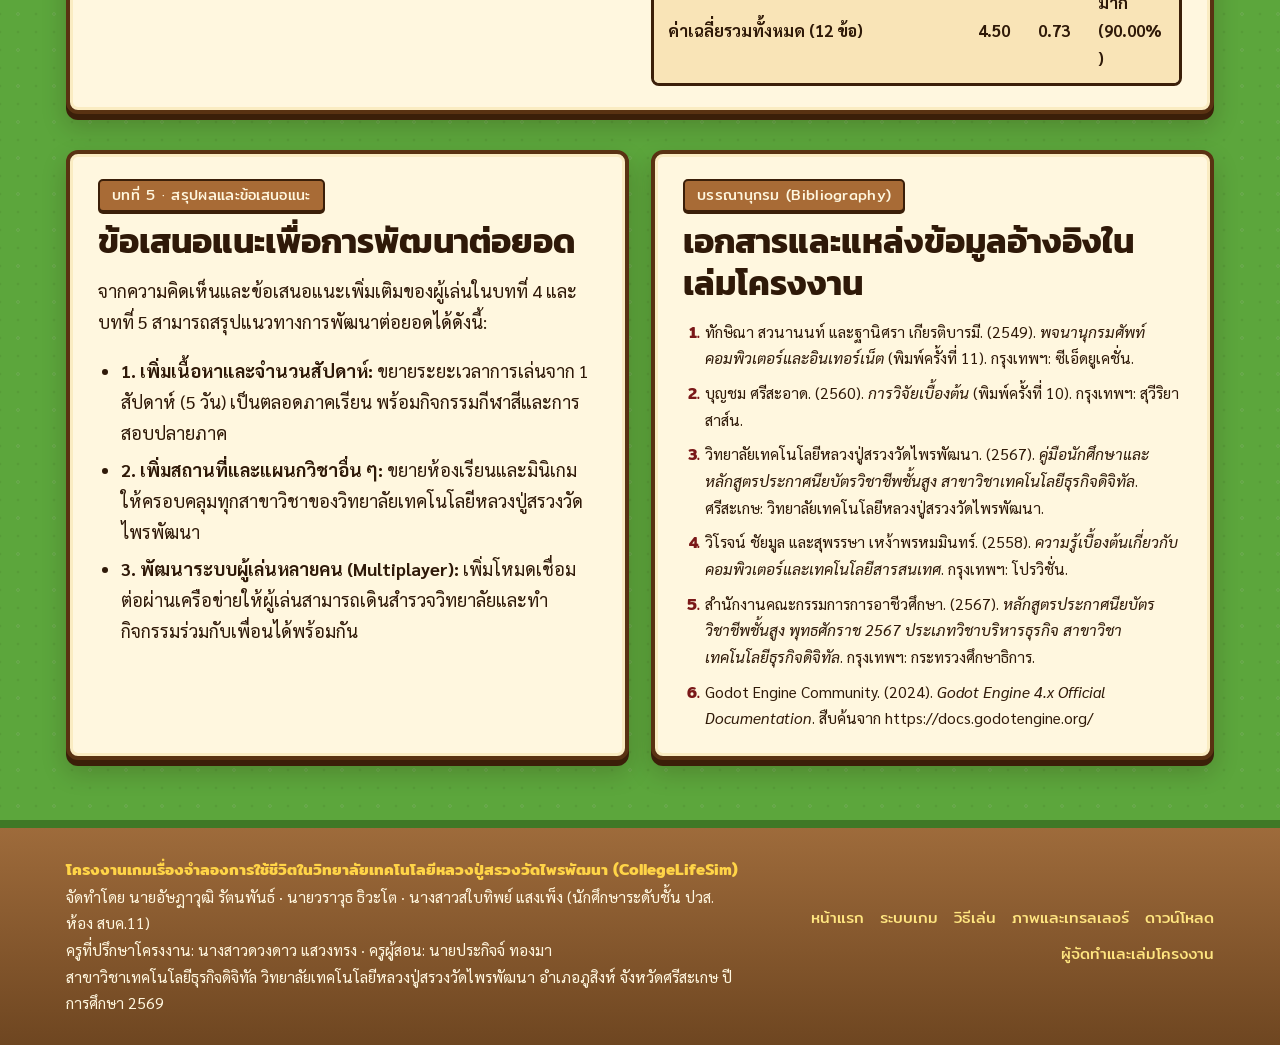
<file: about.html>
<!doctype html>
<html lang="th">
<head>
  <meta charset="utf-8">
  <meta name="viewport" content="width=device-width, initial-scale=1">
  <title>ผู้จัดทำและเล่มโครงงาน — CollegeLifeSim เกมเรื่องจำลองการใช้ชีวิตในวิทยาลัยเทคโนโลยีหลวงปู่สรวงวัดไพรพัฒนา</title>
  <meta name="description" content="ข้อมูลรายงานโครงงานฉบับสมบูรณ์ 5 บท บทคัดย่อ วัตถุประสงค์ ผลการประเมินความพึงพอใจ (X̄ = 4.50, S.D. = 0.73) และประวัติคณะผู้จัดทำโครงงาน ห้อง สบค.11 วิทยาลัยเทคโนโลยีหลวงปู่สรวงวัดไพรพัฒนา">
  <link rel="icon" type="image/png" href="images/logo.png">
  <link rel="preconnect" href="https://fonts.googleapis.com">
  <link rel="preconnect" href="https://fonts.gstatic.com" crossorigin>
  <link href="https://fonts.googleapis.com/css2?family=Kanit:wght@700;800&family=Mitr:wght@400;500;600&family=Sarabun:wght@400;600;700&display=swap" rel="stylesheet">
  <link rel="stylesheet" href="style.css?v=20261118c">
</head>
<body>

<header class="topbar">
  <div class="wrap">
    <a class="brand" href="index.html">
      <img src="images/logo.png" width="42" height="42" alt="โลโก้เกม CollegeLifeSim">
      <div class="brand-text">
        <b>CollegeLifeSim</b>
        <small>วท.หลวงปู่สรวงวัดไพรพัฒนา · สบค.11</small>
      </div>
    </a>
    <div class="clock" title="เวลาในเกมจำลอง (1 นาทีในเกม = 1 วินาทีจริง)">
      <span class="day">จันทร์</span>
      <span class="time">08:15</span>
    </div>
    <button class="menu-btn" type="button" aria-expanded="false">☰ เมนู</button>
    <nav class="nav" aria-label="เมนูหลัก">
      <a href="index.html">หน้าแรก</a>
      <a href="gameplay.html">ระบบเกม</a>
      <a href="howto.html">วิธีเล่น</a>
      <a href="gallery.html">ภาพและเทรลเลอร์</a>
      <a href="download.html" class="nav-cta">ดาวน์โหลด</a>
      <a href="about.html" aria-current="page">ผู้จัดทำและเล่มโครงงาน</a>
    </nav>
  </div>
</header>

<section class="page-head">
  <div class="sun" aria-hidden="true"></div>
  <div class="cloud c1" aria-hidden="true"></div>
  <div class="wrap">
    <span class="badge maroon">PROJECT REPORT &amp; CREATORS · รายงานโครงงานฉบับสมบูรณ์</span>
    <h1>ข้อมูลเล่มโครงงานและคณะผู้จัดทำ</h1>
    <p>สรุปเนื้อหาตามรูปเล่มรายงานโครงงาน 5 บท ผลการประเมินความพึงพอใจ และประวัติคณะผู้จัดทำ นักศึกษาระดับชั้น ปวส. ห้อง สบค.11</p>
  </div>
  <div class="ground" aria-hidden="true"></div>
</section>

<main class="ground-section">
  <div class="wrap">

    <!-- ข้อมูลหน้าปกและบทคัดย่อ -->
    <section class="panel maroon-frame">
      <div style="display: flex; flex-wrap: wrap; gap: 18px; align-items: center; margin-bottom: 16px; padding-bottom: 16px; border-bottom: 2px solid #ecd39d;">
        <img src="images/college-seal.png" width="88" height="88" alt="ตราประจำวิทยาลัยเทคโนโลยีหลวงปู่สรวงวัดไพรพัฒนา">
        <div>
          <span class="label maroon">ข้อมูลประจำเล่มโครงงาน · ปีการศึกษา 2569</span>
          <h2 style="margin: 0; color: var(--maroon);">เกมเรื่องจำลองการใช้ชีวิตในวิทยาลัยเทคโนโลยีหลวงปู่สรวงวัดไพรพัฒนา</h2>
          <p style="margin: 4px 0 0; font-family: var(--f-ui); color: var(--ink-soft);">
            <b>ชื่อภาษาอังกฤษ:</b> CollegeLifeSim: A College Life Simulation Game of Luang Pu Suang Wat Phrai Phatthana Technological College<br>
            <b>ระดับชั้น:</b> ประกาศนียบัตรวิชาชีพชั้นสูง (ปวส.) ห้อง สบค.11 · <b>สาขาวิชา:</b> เทคโนโลยีธุรกิจดิจิทัล · <b>สถานศึกษา:</b> วิทยาลัยเทคโนโลยีหลวงปู่สรวงวัดไพรพัฒนา
          </p>
        </div>
      </div>

      <h3 style="font-family: var(--f-display); font-size: 22px; margin: 0 0 8px; color: var(--ink);">บทคัดย่อ (Abstract)</h3>
      <p style="margin-top: 0;">
        โครงงานพัฒนาเกมเรื่องจำลองการใช้ชีวิตในวิทยาลัยเทคโนโลยีหลวงปู่สรวงวัดไพรพัฒนา มีวัตถุประสงค์ 1) เพื่อพัฒนาเกมเรื่องจำลองการใช้ชีวิตในวิทยาลัยเทคโนโลยีหลวงปู่สรวงวัดไพรพัฒนา ให้ทำงานบนระบบปฏิบัติการแอนดรอยด์ได้ 2) เพื่อศึกษากระบวนการพัฒนาเกมบนอุปกรณ์พกพาด้วยโปรแกรม Godot Engine 4 และภาษา GDScript และ 3) เพื่อศึกษาความพึงพอใจของผู้เล่นที่มีต่อเกมเรื่องจำลองการใช้ชีวิตในวิทยาลัยเทคโนโลยีหลวงปู่สรวงวัดไพรพัฒนา
      </p>
      <p style="margin-bottom: 0;">
        กลุ่มตัวอย่างที่ใช้ในการศึกษาครั้งนี้ ได้แก่ นักศึกษาระดับชั้นประกาศนียบัตรวิชาชีพชั้นสูง (ปวส.) สาขาวิชาเทคโนโลยีธุรกิจดิจิทัล วิทยาลัยเทคโนโลยีหลวงปู่สรวงวัดไพรพัฒนา จำนวน 27 คน เครื่องมือที่ใช้ในการเก็บรวบรวมข้อมูลคือแบบสอบถามความพึงพอใจมาตราส่วนประมาณค่า 5 ระดับ จำนวน 6 ด้าน รวม 12 ข้อ สถิติที่ใช้ในการวิเคราะห์ข้อมูล ได้แก่ ค่าร้อยละ ค่าเฉลี่ย ($\bar{X}$) และส่วนเบี่ยงเบนมาตรฐาน (S.D.) <strong>ผลการศึกษาพบว่า</strong> เกมที่พัฒนาขึ้นสามารถทำงานบนระบบปฏิบัติการแอนดรอยด์และคอมพิวเตอร์ได้อย่างสมบูรณ์ และผู้เล่นมีความพึงพอใจโดยรวมอยู่ใน<strong>ระดับมาก ($\bar{X} = 4.50$, S.D. = 0.73) คิดเป็นร้อยละ 90.00</strong> ซึ่งสูงกว่าเกณฑ์ที่กำหนดไว้ร้อยละ 70
      </p>
    </section>

    <!-- คณะผู้จัดทำโครงงาน (3 คน พร้อมรูปจริงและรหัสนักศึกษาเต็มคำ) -->
    <section>
      <div class="sec-head">
        <div>
          <span class="label">ภาคผนวก ช · ประวัติผู้จัดทำโครงงาน</span>
          <h2 class="on-grass">คณะผู้จัดทำโครงงาน (นักศึกษาระดับชั้น ปวส. ห้อง สบค.11)</h2>
          <p>สาขาวิชาเทคโนโลยีธุรกิจดิจิทัล วิทยาลัยเทคโนโลยีหลวงปู่สรวงวัดไพรพัฒนา ปีการศึกษา 2569</p>
        </div>
      </div>

      <div class="grid-3">
        <article class="person-card">
          <img class="person-photo" src="images/creator1.jpg" width="96" height="120" loading="lazy" alt="นายอัษฎาวุฒิ รัตนพันธ์">
          <div class="person-info">
            <b>1. นายอัษฎาวุฒิ รัตนพันธ์</b>
            <span class="role-tag">ผู้จัดทำโครงงาน · หัวหน้าทีมพัฒนา</span>
            <ul>
              <li><b>รหัสนักศึกษา:</b> 69319100406</li>
              <li><b>ระดับชั้น:</b> ปวส. ห้อง สบค.11</li>
              <li><b>วันเกิด:</b> 25 ธันวาคม พ.ศ. 2550</li>
              <li><b>ภูมิลำเนา:</b> ต.โคกตาล อ.ภูสิงห์ จ.ศรีสะเกษ</li>
              <li><b>การศึกษา:</b> ม.ต้น รร.บ้านโคกตาล (2565) · ปวช. วท.หลวงปู่สรวงวัดไพรพัฒนา (2568)</li>
            </ul>
          </div>
        </article>

        <article class="person-card">
          <img class="person-photo" src="images/creator2.jpg" width="96" height="120" loading="lazy" alt="นายวราวุธ ธิวะโต">
          <div class="person-info">
            <b>2. นายวราวุธ ธิวะโต</b>
            <span class="role-tag">ผู้จัดทำโครงงาน · ออกแบบระบบและฉาก</span>
            <ul>
              <li><b>รหัสนักศึกษา:</b> 69319100403</li>
              <li><b>ระดับชั้น:</b> ปวส. ห้อง สบค.11</li>
              <li><b>วันเกิด:</b> 25 มิถุนายน พ.ศ. 2550</li>
              <li><b>ภูมิลำเนา:</b> ต.ห้วยตึ๊กชู อ.ภูสิงห์ จ.ศรีสะเกษ</li>
              <li><b>การศึกษา:</b> ม.ต้น รร.ศรีสะอาดวิทยาคม (2565) · ปวช. วท.หลวงปู่สรวงวัดไพรพัฒนา (2568)</li>
            </ul>
          </div>
        </article>

        <article class="person-card">
          <img class="person-photo" src="images/creator3.jpg" width="96" height="120" loading="lazy" alt="นางสาวสใบทิพย์ แสงเพ็ง">
          <div class="person-info">
            <b>3. นางสาวสใบทิพย์ แสงเพ็ง</b>
            <span class="role-tag">ผู้จัดทำโครงงาน · ข้อมูลและรูปเล่มรายงาน</span>
            <ul>
              <li><b>รหัสนักศึกษา:</b> 69319100390</li>
              <li><b>ระดับชั้น:</b> ปวส. ห้อง สบค.11</li>
              <li><b>วันเกิด:</b> 01 มิถุนายน พ.ศ. 2550</li>
              <li><b>ภูมิลำเนา:</b> ต.ห้วยตึ๊กชู อ.ภูสิงห์ จ.ศรีสะเกษ</li>
              <li><b>การศึกษา:</b> ม.ต้น รร.บ้านปราสาท (2565) · ปวช. วท.หลวงปู่สรวงวัดไพรพัฒนา (2568)</li>
            </ul>
          </div>
        </article>
      </div>
    </section>

    <!-- ครูผู้สอน ครูที่ปรึกษาโครงงาน และผู้บริหารสถานศึกษา -->
    <section>
      <div class="sec-head">
        <div>
          <span class="label">กิตติกรรมประกาศและครูที่ปรึกษา</span>
          <h2 class="on-grass">ครูผู้สอน ครูที่ปรึกษาโครงงาน และผู้บริหารสถานศึกษา</h2>
        </div>
      </div>

      <div class="grid-2">
        <article class="person-card">
          <img class="person-photo" src="images/teacher2.jpg" width="96" height="120" loading="lazy" alt="นางสาวดวงดาว แสวงทรง">
          <div class="person-info">
            <b>นางสาวดวงดาว แสวงทรง</b>
            <span class="role-tag advisor">ครูที่ปรึกษาโครงงาน</span>
            <ul>
              <li><b>ตำแหน่ง:</b> อาจารย์ประจำสาขาวิชาเทคโนโลยีธุรกิจดิจิทัล</li>
              <li><b>สถานศึกษา:</b> วิทยาลัยเทคโนโลยีหลวงปู่สรวงวัดไพรพัฒนา</li>
              <li><b>วุฒิการศึกษา:</b> ปริญญาตรี คอมพิวเตอร์ศึกษา คณะครุศาสตร์ มหาวิทยาลัยราชภัฏศรีสะเกษ (กำลังศึกษาต่อระดับปริญญาโท สาขาการบริหารการศึกษา มหาวิทยาลัยราชภัฏศรีสะเกษ)</li>
            </ul>
          </div>
        </article>

        <article class="person-card">
          <img class="person-photo" src="images/teacher1.jpg" width="96" height="120" loading="lazy" alt="นายประกิจจ์ ทองมา">
          <div class="person-info">
            <b>นายประกิจจ์ ทองมา</b>
            <span class="role-tag advisor">ครูผู้สอนรายวิชาโครงงาน</span>
            <ul>
              <li><b>ตำแหน่ง:</b> อาจารย์ประจำสาขาวิชาเทคโนโลยีธุรกิจดิจิทัล</li>
              <li><b>สถานศึกษา:</b> วิทยาลัยเทคโนโลยีหลวงปู่สรวงวัดไพรพัฒนา</li>
              <li><b>วุฒิการศึกษา:</b> ปริญญาตรี ครุศาสตร์อุตสาหกรรม สาขาวิศวกรรมคอมพิวเตอร์และเทคโนโลยีคอมพิวเตอร์ มหาวิทยาลัยเทคโนโลยีราชมงคลอีสาน วิทยาเขตสุรินทร์</li>
            </ul>
          </div>
        </article>
      </div>

      <div class="panel" style="margin-top: 18px;">
        <div class="grid-2">
          <div>
            <b style="font-family: var(--f-display); font-size: 19px; color: var(--maroon);">หัวหน้าแผนกวิชาเทคโนโลยีธุรกิจดิจิทัล</b>
            <p style="margin: 4px 0 0;"><b>นางสาวเนตรนภา ราชภักดี</b> — ผู้พิจารณาอนุมัติโครงงานและสนับสนุนการจัดการเรียนการสอน</p>
          </div>
          <div>
            <b style="font-family: var(--f-display); font-size: 19px; color: var(--maroon);">ผู้อำนวยการวิทยาลัยเทคโนโลยีหลวงปู่สรวงวัดไพรพัฒนา</b>
            <p style="margin: 4px 0 0;"><b>นายปรเมษฐ์ ศรีบูรณ์</b> — ผู้บริหารสถานศึกษาและสนับสนุนทรัพยากรในการดำเนินโครงงาน</p>
          </div>
        </div>
      </div>
    </section>

    <!-- บทที่ 1: วัตถุประสงค์ สมมุติฐาน ขอบเขต นิยามศัพท์ ประโยชน์ -->
    <section class="grid-2">
      <div class="panel">
        <span class="label">บทที่ 1 · บทนำ</span>
        <h2>วัตถุประสงค์ สมมุติฐาน และประโยชน์ที่คาดว่าจะได้รับ</h2>
        <h3 style="font-family: var(--f-display); font-size: 19px; margin: 10px 0 6px; color: var(--maroon);">1.2 วัตถุประสงค์ของโครงงาน</h3>
        <ol class="steps">
          <li>เพื่อพัฒนาเกมเรื่องจำลองการใช้ชีวิตในวิทยาลัยเทคโนโลยีหลวงปู่สรวงวัดไพรพัฒนา ให้ทำงานบนระบบปฏิบัติการแอนดรอยด์ได้</li>
          <li>เพื่อศึกษากระบวนการพัฒนาเกมบนอุปกรณ์พกพาด้วยโปรแกรม Godot Engine 4 และภาษา GDScript</li>
          <li>เพื่อศึกษาความพึงพอใจของผู้เล่นที่มีต่อเกมเรื่องจำลองการใช้ชีวิตในวิทยาลัยเทคโนโลยีหลวงปู่สรวงวัดไพรพัฒนา</li>
        </ol>

        <h3 style="font-family: var(--f-display); font-size: 19px; margin: 14px 0 6px; color: var(--maroon);">1.3 สมมุติฐานของโครงงาน</h3>
        <ol class="steps">
          <li>เกมจำลองการใช้ชีวิตในวิทยาลัยเทคโนโลยีหลวงปู่สรวงวัดไพรพัฒนา สามารถติดตั้งและเล่นบนโทรศัพท์มือถือระบบปฏิบัติการแอนดรอยด์ได้อย่างสมบูรณ์</li>
          <li>ผู้เล่นมีความพึงพอใจต่อเกมจำลองการใช้ชีวิตในวิทยาลัยเทคโนโลยีหลวงปู่สรวงวัดไพรพัฒนา อยู่ในระดับมาก ($\bar{X} \ge 3.51$)</li>
          <li>ผลการประเมินความพึงพอใจของผู้เล่นมีค่าประสิทธิภาพไม่ต่ำกว่าร้อยละ 70</li>
        </ol>

        <h3 style="font-family: var(--f-display); font-size: 19px; margin: 14px 0 6px; color: var(--maroon);">1.6 ประโยชน์ที่คาดว่าจะได้รับ</h3>
        <ul class="clean">
          <li>ได้สื่อเกมจำลองการใช้ชีวิตในวิทยาลัยเทคโนโลยีหลวงปู่สรวงวัดไพรพัฒนา ที่สามารถใช้งานได้จริงบนสมาร์ตโฟนแอนดรอยด์และคอมพิวเตอร์</li>
          <li>ช่วยให้นักศึกษาใหม่และผู้สนใจได้เรียนรู้สถานที่ ตารางเรียน และการปรับตัวในรั้ววิทยาลัยผ่านสื่อที่สนุกสนาน</li>
          <li>เป็นแนวทางและต้นแบบสำหรับนักศึกษารุ่นต่อไปในการพัฒนาเกมด้วยโปรแกรม Godot Engine 4</li>
        </ul>
      </div>

      <div class="panel">
        <span class="label">บทที่ 1 และ บทที่ 3 · ขอบเขตและโครงสร้างโปรแกรม</span>
        <h2>ขอบเขตโครงงานและโครงสร้างสคริปต์ (ตารางที่ 3.2)</h2>
        <ul class="clean" style="margin-bottom: 14px;">
          <li><b>ขอบเขตด้านเนื้อหา:</b> จำลองการใช้ชีวิตนักศึกษา 5 วันทำการ (จันทร์–ศุกร์ เวลา 06:00–16:30 น.) ครอบคลุม 9 คาบเรียน 1 กิจกรรมองค์การวิชาชีพ และมินิเกม 7 รูปแบบ</li>
          <li><b>ขอบเขตด้านประชากรและกลุ่มตัวอย่าง:</b> นักศึกษาระดับชั้น ปวส. สาขาวิชาเทคโนโลยีธุรกิจดิจิทัล วิทยาลัยเทคโนโลยีหลวงปู่สรวงวัดไพรพัฒนา ปีการศึกษา 2569 จำนวน 27 คน</li>
          <li><b>ระยะเวลาดำเนินงาน:</b> เดือนพฤศจิกายน พ.ศ. 2568 – เดือนกุมภาพันธ์ พ.ศ. 2569 (รวม 16 สัปดาห์)</li>
        </ul>

        <div class="table-scroll">
          <table>
            <thead>
              <tr>
                <th>ชื่อไฟล์สคริปต์</th>
                <th>หน้าที่การทำงานหลัก (ตารางที่ 3.2)</th>
              </tr>
            </thead>
            <tbody>
              <tr>
                <td><code>main.gd</code></td>
                <td>ควบคุมระบบหลักของเกม เวลา 06:00–16:30 น. ตารางเรียน 5 วัน ความหิว เงิน และการตัดเกรด</td>
              </tr>
              <tr>
                <td><code>player.gd</code></td>
                <td>ควบคุมการเดินของตัวละครผู้เล่น 4 ทิศทาง การชนสิ่งกีดขวาง และการปรับความเร็วตามความอิ่ม</td>
              </tr>
              <tr>
                <td><code>npc.gd</code></td>
                <td>ควบคุมการเดินและบทสนทนาของตัวละครครูและเพื่อนนักศึกษาในวิทยาลัย</td>
              </tr>
              <tr>
                <td><code>classroom_minigame.gd</code></td>
                <td>ควบคุมหน้าต่างมินิเกมประจำรายวิชาทั้ง 7 รูปแบบและการคำนวณคะแนน</td>
              </tr>
              <tr>
                <td><code>dialogue_box.gd</code></td>
                <td>ควบคุมการแสดงผลกล่องข้อความสนทนาและตัวเลือกตอบโต้</td>
              </tr>
              <tr>
                <td><code>save_manager.gd</code></td>
                <td>จัดการบันทึกและโหลดข้อมูลเกม 3 ช่อง (Save Slots) ในรูปแบบไฟล์ JSON</td>
              </tr>
            </tbody>
          </table>
        </div>
      </div>
    </section>

    <!-- บทที่ 4: ผลการประเมินความพึงพอใจ (ตารางที่ 4.1, 4.2 และ ค.1) -->
    <section class="panel">
      <span class="label maroon">บทที่ 4 และ ภาคผนวก ค · ผลการวิเคราะห์ข้อมูล</span>
      <h2>ผลการประเมินความพึงพอใจของผู้เล่น (กลุ่มตัวอย่าง n = 27 คน)</h2>
      <p style="margin-top: 0;">
        ข้อมูลทั่วไปของผู้ตอบแบบสอบถาม (ตารางที่ 4.1): นักศึกษาระดับชั้น ปวส. สาขาวิชาเทคโนโลยีธุรกิจดิจิทัล จำนวน <strong>27 คน</strong> แบ่งเป็นเพศหญิง <strong>14 คน (ร้อยละ 51.85)</strong> และเพศชาย <strong>13 คน (ร้อยละ 48.15)</strong> ความถี่ในการเล่นเกมบนโทรศัพท์มือถือ: เล่นทุกวัน 11 คน (40.74%), นาน ๆ ครั้ง 9 คน (33.33%), 3–5 วัน/สัปดาห์ 3 คน (11.11%), ไม่ได้ระบุ 3 คน (11.11%) และ 1–2 วัน/สัปดาห์ 1 คน (3.70%)
      </p>

      <div class="grid-2" style="margin-top: 18px;">
        <div>
          <h3 style="font-family: var(--f-display); font-size: 20px; margin: 0 0 12px;">กราฟสรุปคะแนนเฉลี่ยรายด้านทั้ง 6 ด้าน (ตารางที่ 4.2)</h3>
          <ul class="score-list">
            <li>
              <div class="row"><span>1. ด้านการทำงานของระบบเกม</span><span>X̄ = 4.33 · S.D. = 0.89 (มาก)</span></div>
              <div class="bar"><i style="width: 86.6%"></i></div>
            </li>
            <li>
              <div class="row"><span>2. ด้านการควบคุมตัวละครและการเคลื่อนที่</span><span>X̄ = 4.57 · S.D. = 0.65 (มากที่สุด)</span></div>
              <div class="bar gold"><i style="width: 91.4%"></i></div>
            </li>
            <li>
              <div class="row"><span>3. ด้านการออกแบบแผนที่และสภาพแวดล้อม</span><span>X̄ = 4.46 · S.D. = 0.68 (มาก)</span></div>
              <div class="bar"><i style="width: 89.2%"></i></div>
            </li>
            <li>
              <div class="row"><span>4. ด้านภารกิจและกิจกรรมภายในเกม</span><span>X̄ = 4.50 · S.D. = 0.63 (มาก)</span></div>
              <div class="bar"><i style="width: 90.0%"></i></div>
            </li>
            <li>
              <div class="row"><span>5. ด้านความสนุกสนานและความน่าสนใจ</span><span>X̄ = 4.41 · S.D. = 0.82 (มาก)</span></div>
              <div class="bar"><i style="width: 88.2%"></i></div>
            </li>
            <li>
              <div class="row"><span>6. ด้านความสะดวกในการใช้งาน</span><span>X̄ = 4.72 · S.D. = 0.56 (มากที่สุด)</span></div>
              <div class="bar gold"><i style="width: 94.4%"></i></div>
            </li>
            <li style="padding-top: 6px; border-top: 2px dashed #dfb97c;">
              <div class="row"><span><b>รวมเฉลี่ยทุกด้าน (คิดเป็นร้อยละ 90.00)</b></span><span><b>X̄ = 4.50 · S.D. = 0.73 (ระดับมาก)</b></span></div>
              <div class="bar gold"><i style="width: 90.0%"></i></div>
            </li>
          </ul>
        </div>

        <div>
          <h3 style="font-family: var(--f-display); font-size: 20px; margin: 0 0 12px;">ตารางผลประเมินรายข้อทั้ง 12 ข้อคำถาม (ตารางที่ ค.1)</h3>
          <div class="table-scroll">
            <table>
              <thead>
                <tr>
                  <th>ข้อรายการประเมินความพึงพอใจ</th>
                  <th class="num">X̄</th>
                  <th class="num">S.D.</th>
                  <th>ระดับ</th>
                </tr>
              </thead>
              <tbody>
                <tr><td>1. เกมทำงานได้ถูกต้อง ไม่ค้างหรือปิดเอง</td><td class="num">4.52</td><td class="num">0.83</td><td>มากที่สุด</td></tr>
                <tr><td>2. ระบบเวลา เงิน และความหิวทำงานถูกต้องตามกติกา</td><td class="num">4.15</td><td class="num">0.93</td><td>มาก</td></tr>
                <tr><td>3. จอยสติ๊กและปุ่มควบคุมบนหน้าจอใช้งานง่าย</td><td class="num">4.52</td><td class="num">0.63</td><td>มากที่สุด</td></tr>
                <tr><td>4. ตัวละครเคลื่อนที่ได้ลื่นไหลและตอบสนองรวดเร็ว</td><td class="num">4.63</td><td class="num">0.67</td><td>มากที่สุด</td></tr>
                <tr><td>5. แผนที่ในเกมคล้ายกับสถานที่จริงของวิทยาลัย</td><td class="num">4.56</td><td class="num">0.57</td><td>มากที่สุด</td></tr>
                <tr><td>6. ภาพ สี และเสียงประกอบมีความสวยงามเหมาะสม</td><td class="num">4.37</td><td class="num">0.78</td><td>มาก</td></tr>
                <tr><td>7. ภารกิจเข้าเรียนและกิจกรรมสอดคล้องกับชีวิตจริง</td><td class="num">4.50</td><td class="num">0.57</td><td>มาก</td></tr>
                <tr><td>8. มินิเกมประจำรายวิชามีความยากง่ายเหมาะสม</td><td class="num">4.50</td><td class="num">0.69</td><td>มาก</td></tr>
                <tr><td>9. เกมมีความสนุกและทำให้ผู้เล่นอยากเล่นจนจบ</td><td class="num">4.33</td><td class="num">0.90</td><td>มาก</td></tr>
                <tr><td>10. ช่วยให้ตระหนักถึงการบริหารเวลาและการใช้เงิน</td><td class="num">4.48</td><td class="num">0.74</td><td>มาก</td></tr>
                <tr><td>11. ติดตั้งเกมบนโทรศัพท์มือถือได้ง่ายและสะดวก</td><td class="num">4.74</td><td class="num">0.52</td><td>มากที่สุด</td></tr>
                <tr><td>12. ข้อความ คำแนะนำ และวิธีเล่นอ่านเข้าใจง่าย</td><td class="num">4.70</td><td class="num">0.60</td><td>มากที่สุด</td></tr>
                <tr class="highlight-row">
                  <td><b>ค่าเฉลี่ยรวมทั้งหมด (12 ข้อ)</b></td>
                  <td class="num"><b>4.50</b></td>
                  <td class="num"><b>0.73</b></td>
                  <td><b>มาก (90.00%)</b></td>
                </tr>
              </tbody>
            </table>
          </div>
        </div>
      </div>
    </section>

    <!-- บทที่ 5 และ บรรณานุกรม -->
    <section class="grid-2">
      <div class="panel">
        <span class="label">บทที่ 5 · สรุปผลและข้อเสนอแนะ</span>
        <h2>ข้อเสนอแนะเพื่อการพัฒนาต่อยอด</h2>
        <p style="margin-top: 0;">จากความคิดเห็นและข้อเสนอแนะเพิ่มเติมของผู้เล่นในบทที่ 4 และบทที่ 5 สามารถสรุปแนวทางการพัฒนาต่อยอดได้ดังนี้:</p>
        <ul class="clean">
          <li><b>1. เพิ่มเนื้อหาและจำนวนสัปดาห์:</b> ขยายระยะเวลาการเล่นจาก 1 สัปดาห์ (5 วัน) เป็นตลอดภาคเรียน พร้อมกิจกรรมกีฬาสีและการสอบปลายภาค</li>
          <li><b>2. เพิ่มสถานที่และแผนกวิชาอื่น ๆ:</b> ขยายห้องเรียนและมินิเกมให้ครอบคลุมทุกสาขาวิชาของวิทยาลัยเทคโนโลยีหลวงปู่สรวงวัดไพรพัฒนา</li>
          <li><b>3. พัฒนาระบบผู้เล่นหลายคน (Multiplayer):</b> เพิ่มโหมดเชื่อมต่อผ่านเครือข่ายให้ผู้เล่นสามารถเดินสำรวจวิทยาลัยและทำกิจกรรมร่วมกับเพื่อนได้พร้อมกัน</li>
        </ul>
      </div>

      <div class="panel">
        <span class="label">บรรณานุกรม (Bibliography)</span>
        <h2>เอกสารและแหล่งข้อมูลอ้างอิงในเล่มโครงงาน</h2>
        <ol class="steps" style="font-size: 15.5px;">
          <li>ทักษิณา สวนานนท์ และฐานิศรา เกียรติบารมี. (2549). <i>พจนานุกรมศัพท์คอมพิวเตอร์และอินเทอร์เน็ต</i> (พิมพ์ครั้งที่ 11). กรุงเทพฯ: ซีเอ็ดยูเคชั่น.</li>
          <li>บุญชม ศรีสะอาด. (2560). <i>การวิจัยเบื้องต้น</i> (พิมพ์ครั้งที่ 10). กรุงเทพฯ: สุวีริยาสาส์น.</li>
          <li>วิทยาลัยเทคโนโลยีหลวงปู่สรวงวัดไพรพัฒนา. (2567). <i>คู่มือนักศึกษาและหลักสูตรประกาศนียบัตรวิชาชีพชั้นสูง สาขาวิชาเทคโนโลยีธุรกิจดิจิทัล</i>. ศรีสะเกษ: วิทยาลัยเทคโนโลยีหลวงปู่สรวงวัดไพรพัฒนา.</li>
          <li>วิโรจน์ ชัยมูล และสุพรรษา เหง้าพรหมมินทร์. (2558). <i>ความรู้เบื้องต้นเกี่ยวกับคอมพิวเตอร์และเทคโนโลยีสารสนเทศ</i>. กรุงเทพฯ: โปรวิชั่น.</li>
          <li>สำนักงานคณะกรรมการการอาชีวศึกษา. (2567). <i>หลักสูตรประกาศนียบัตรวิชาชีพชั้นสูง พุทธศักราช 2567 ประเภทวิชาบริหารธุรกิจ สาขาวิชาเทคโนโลยีธุรกิจดิจิทัล</i>. กรุงเทพฯ: กระทรวงศึกษาธิการ.</li>
          <li>Godot Engine Community. (2024). <i>Godot Engine 4.x Official Documentation</i>. สืบค้นจาก https://docs.godotengine.org/</li>
        </ol>
      </div>
    </section>

  </div>
</main>

<footer>
  <div class="wrap">
    <div>
      <b>โครงงานเกมเรื่องจำลองการใช้ชีวิตในวิทยาลัยเทคโนโลยีหลวงปู่สรวงวัดไพรพัฒนา (CollegeLifeSim)</b><br>
      จัดทำโดย นายอัษฎาวุฒิ รัตนพันธ์ · นายวราวุธ ธิวะโต · นางสาวสใบทิพย์ แสงเพ็ง (นักศึกษาระดับชั้น ปวส. ห้อง สบค.11)<br>
      ครูที่ปรึกษาโครงงาน: นางสาวดวงดาว แสวงทรง · ครูผู้สอน: นายประกิจจ์ ทองมา<br>
      สาขาวิชาเทคโนโลยีธุรกิจดิจิทัล วิทยาลัยเทคโนโลยีหลวงปู่สรวงวัดไพรพัฒนา อำเภอภูสิงห์ จังหวัดศรีสะเกษ ปีการศึกษา 2569
    </div>
    <div class="footer-links">
      <a href="index.html">หน้าแรก</a>
      <a href="gameplay.html">ระบบเกม</a>
      <a href="howto.html">วิธีเล่น</a>
      <a href="gallery.html">ภาพและเทรลเลอร์</a>
      <a href="download.html">ดาวน์โหลด</a>
      <a href="about.html">ผู้จัดทำและเล่มโครงงาน</a>
    </div>
  </div>
</footer>

<script src="site.js" defer></script>
</body>
</html>
</file>
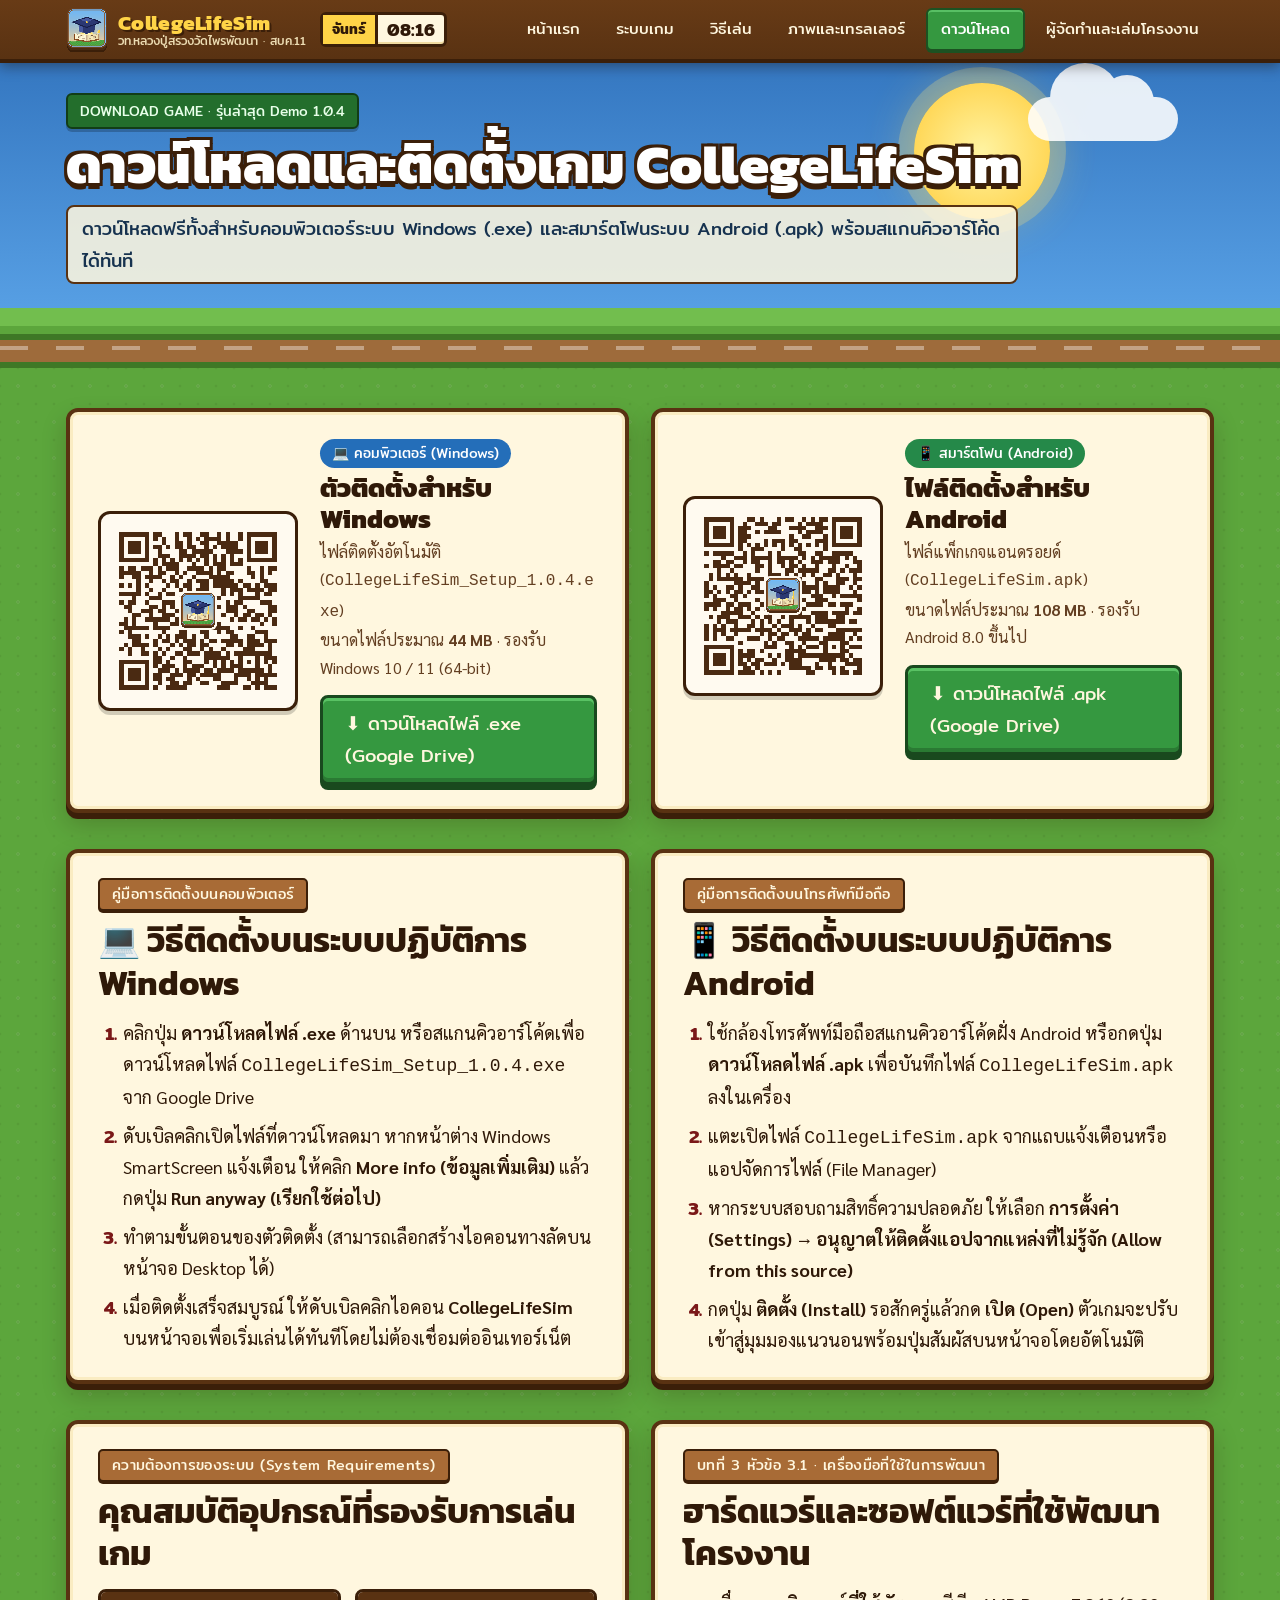
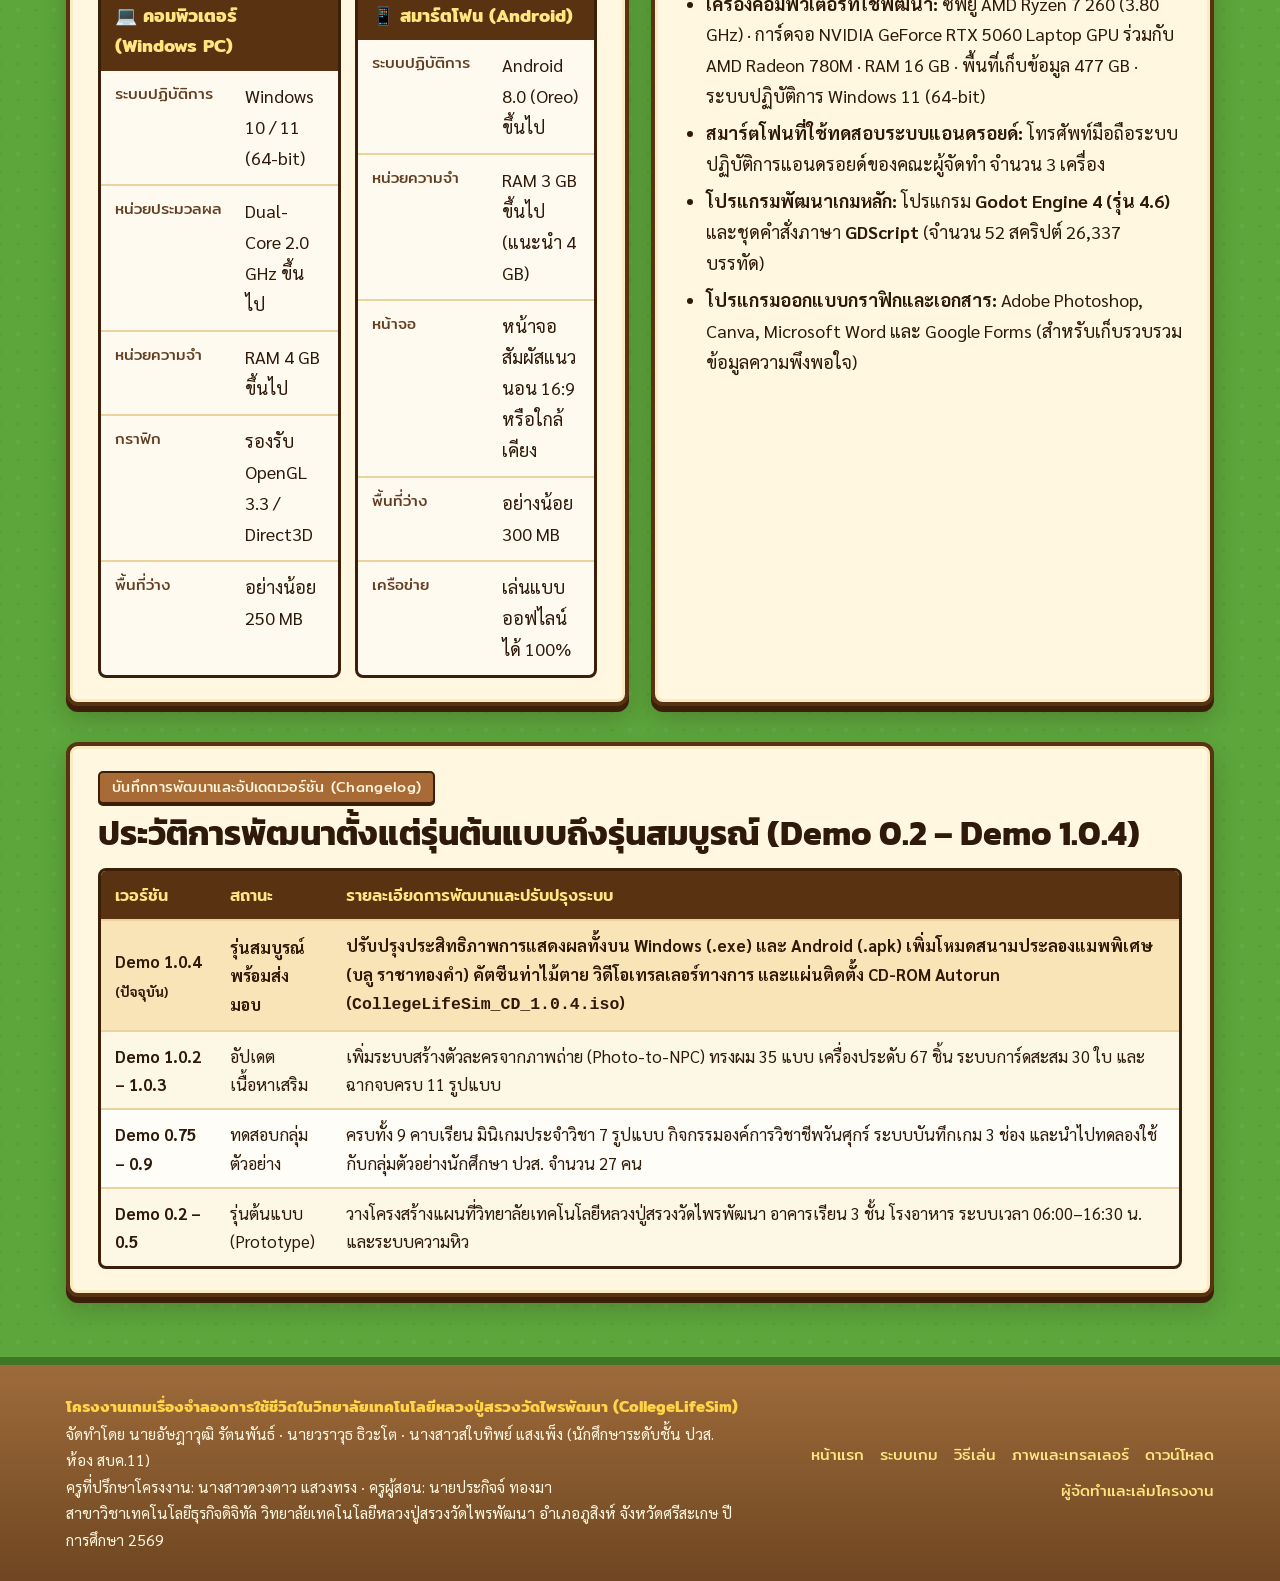
<file: download.html>
<!doctype html>
<html lang="th">
<head>
  <meta charset="utf-8">
  <meta name="viewport" content="width=device-width, initial-scale=1">
  <title>ดาวน์โหลด — CollegeLifeSim เกมเรื่องจำลองการใช้ชีวิตในวิทยาลัยเทคโนโลยีหลวงปู่สรวงวัดไพรพัฒนา</title>
  <meta name="description" content="ดาวน์โหลดเกมจำลองการใช้ชีวิตในวิทยาลัยเทคโนโลยีหลวงปู่สรวงวัดไพรพัฒนา (CollegeLifeSim รุ่น Demo 1.0.4) สำหรับคอมพิวเตอร์ Windows (.exe) และโทรศัพท์มือถือ Android (.apk)">
  <link rel="icon" type="image/png" href="images/logo.png">
  <link rel="preconnect" href="https://fonts.googleapis.com">
  <link rel="preconnect" href="https://fonts.gstatic.com" crossorigin>
  <link href="https://fonts.googleapis.com/css2?family=Kanit:wght@700;800&family=Mitr:wght@400;500;600&family=Sarabun:wght@400;600;700&display=swap" rel="stylesheet">
  <link rel="stylesheet" href="style.css?v=20261118c">
</head>
<body>

<header class="topbar">
  <div class="wrap">
    <a class="brand" href="index.html">
      <img src="images/logo.png" width="42" height="42" alt="โลโก้เกม CollegeLifeSim">
      <div class="brand-text">
        <b>CollegeLifeSim</b>
        <small>วท.หลวงปู่สรวงวัดไพรพัฒนา · สบค.11</small>
      </div>
    </a>
    <div class="clock" title="เวลาในเกมจำลอง (1 นาทีในเกม = 1 วินาทีจริง)">
      <span class="day">จันทร์</span>
      <span class="time">08:15</span>
    </div>
    <button class="menu-btn" type="button" aria-expanded="false">☰ เมนู</button>
    <nav class="nav" aria-label="เมนูหลัก">
      <a href="index.html">หน้าแรก</a>
      <a href="gameplay.html">ระบบเกม</a>
      <a href="howto.html">วิธีเล่น</a>
      <a href="gallery.html">ภาพและเทรลเลอร์</a>
      <a href="download.html" class="nav-cta" aria-current="page">ดาวน์โหลด</a>
      <a href="about.html">ผู้จัดทำและเล่มโครงงาน</a>
    </nav>
  </div>
</header>

<section class="page-head">
  <div class="sun" aria-hidden="true"></div>
  <div class="cloud c1" aria-hidden="true"></div>
  <div class="wrap">
    <span class="badge green">DOWNLOAD GAME · รุ่นล่าสุด Demo 1.0.4</span>
    <h1>ดาวน์โหลดและติดตั้งเกม CollegeLifeSim</h1>
    <p>ดาวน์โหลดฟรีทั้งสำหรับคอมพิวเตอร์ระบบ Windows (.exe) และสมาร์ตโฟนระบบ Android (.apk) พร้อมสแกนคิวอาร์โค้ดได้ทันที</p>
  </div>
  <div class="ground" aria-hidden="true"></div>
</section>

<main class="ground-section">
  <div class="wrap">

    <!-- การ์ดดาวน์โหลด Windows และ Android -->
    <section class="grid-2">
      <div class="panel">
        <div class="dl">
          <a class="qr" href="https://drive.google.com/file/d/16qTSNKwZT8BayKzvQgAT1zbp7n6wDLpw/view?usp=drivesdk" target="_blank" rel="noopener" title="สแกนคิวอาร์โค้ดหรือแตะเพื่อดาวน์โหลดไฟล์สำหรับ Windows">
            <img src="images/qr-pc.svg?v=20261118c" width="240" height="240" alt="คิวอาร์โค้ดดาวน์โหลดเกมสำหรับ Windows">
            <img class="mid" src="images/logo.png" width="48" height="48" alt="">
          </a>
          <div>
            <span class="chip pc">💻 คอมพิวเตอร์ (Windows)</span>
            <h3>ตัวติดตั้งสำหรับ Windows</h3>
            <p class="meta">
              ไฟล์ติดตั้งอัตโนมัติ (<code>CollegeLifeSim_Setup_1.0.4.exe</code>)<br>
              ขนาดไฟล์ประมาณ <b>44 MB</b> · รองรับ Windows 10 / 11 (64-bit)
            </p>
            <a class="btn green" href="https://drive.google.com/file/d/16qTSNKwZT8BayKzvQgAT1zbp7n6wDLpw/view?usp=drivesdk" target="_blank" rel="noopener">⬇ ดาวน์โหลดไฟล์ .exe (Google Drive)</a>
          </div>
        </div>
      </div>

      <div class="panel">
        <div class="dl">
          <a class="qr" href="https://drive.google.com/file/d/1OzXv1cabJnCq6frO2QZRTJ4zDDMwFcJG/view?usp=drivesdk" target="_blank" rel="noopener" title="สแกนคิวอาร์โค้ดหรือแตะเพื่อดาวน์โหลดไฟล์สำหรับ Android">
            <img src="images/qr-android.svg?v=20261118c" width="240" height="240" alt="คิวอาร์โค้ดดาวน์โหลดเกมสำหรับ Android">
            <img class="mid" src="images/logo.png" width="48" height="48" alt="">
          </a>
          <div>
            <span class="chip android">📱 สมาร์ตโฟน (Android)</span>
            <h3>ไฟล์ติดตั้งสำหรับ Android</h3>
            <p class="meta">
              ไฟล์แพ็กเกจแอนดรอยด์ (<code>CollegeLifeSim.apk</code>)<br>
              ขนาดไฟล์ประมาณ <b>108 MB</b> · รองรับ Android 8.0 ขึ้นไป
            </p>
            <a class="btn green" href="https://drive.google.com/file/d/1OzXv1cabJnCq6frO2QZRTJ4zDDMwFcJG/view?usp=drivesdk" target="_blank" rel="noopener">⬇ ดาวน์โหลดไฟล์ .apk (Google Drive)</a>
          </div>
        </div>
      </div>
    </section>

    <!-- ขั้นตอนการติดตั้ง -->
    <section class="grid-2">
      <div class="panel">
        <span class="label">คู่มือการติดตั้งบนคอมพิวเตอร์</span>
        <h2>💻 วิธีติดตั้งบนระบบปฏิบัติการ Windows</h2>
        <ol class="steps">
          <li>คลิกปุ่ม <strong>ดาวน์โหลดไฟล์ .exe</strong> ด้านบน หรือสแกนคิวอาร์โค้ดเพื่อดาวน์โหลดไฟล์ <code>CollegeLifeSim_Setup_1.0.4.exe</code> จาก Google Drive</li>
          <li>ดับเบิลคลิกเปิดไฟล์ที่ดาวน์โหลดมา หากหน้าต่าง Windows SmartScreen แจ้งเตือน ให้คลิก <strong>More info (ข้อมูลเพิ่มเติม)</strong> แล้วกดปุ่ม <strong>Run anyway (เรียกใช้ต่อไป)</strong></li>
          <li>ทำตามขั้นตอนของตัวติดตั้ง (สามารถเลือกสร้างไอคอนทางลัดบนหน้าจอ Desktop ได้)</li>
          <li>เมื่อติดตั้งเสร็จสมบูรณ์ ให้ดับเบิลคลิกไอคอน <strong>CollegeLifeSim</strong> บนหน้าจอเพื่อเริ่มเล่นได้ทันทีโดยไม่ต้องเชื่อมต่ออินเทอร์เน็ต</li>
        </ol>
      </div>

      <div class="panel">
        <span class="label">คู่มือการติดตั้งบนโทรศัพท์มือถือ</span>
        <h2>📱 วิธีติดตั้งบนระบบปฏิบัติการ Android</h2>
        <ol class="steps">
          <li>ใช้กล้องโทรศัพท์มือถือสแกนคิวอาร์โค้ดฝั่ง Android หรือกดปุ่ม <strong>ดาวน์โหลดไฟล์ .apk</strong> เพื่อบันทึกไฟล์ <code>CollegeLifeSim.apk</code> ลงในเครื่อง</li>
          <li>แตะเปิดไฟล์ <code>CollegeLifeSim.apk</code> จากแถบแจ้งเตือนหรือแอปจัดการไฟล์ (File Manager)</li>
          <li>หากระบบสอบถามสิทธิ์ความปลอดภัย ให้เลือก <strong>การตั้งค่า (Settings) → อนุญาตให้ติดตั้งแอปจากแหล่งที่ไม่รู้จัก (Allow from this source)</strong></li>
          <li>กดปุ่ม <strong>ติดตั้ง (Install)</strong> รอสักครู่แล้วกด <strong>เปิด (Open)</strong> ตัวเกมจะปรับเข้าสู่มุมมองแนวนอนพร้อมปุ่มสัมผัสบนหน้าจอโดยอัตโนมัติ</li>
        </ol>
      </div>
    </section>

    <!-- สเปกเครื่องขั้นต่ำ & เครื่องมือที่ใช้พัฒนา (บทที่ 3 หัวข้อ 3.1) -->
    <section class="grid-2">
      <div class="panel">
        <span class="label">ความต้องการของระบบ (System Requirements)</span>
        <h2>คุณสมบัติอุปกรณ์ที่รองรับการเล่นเกม</h2>
        <div class="grid-2" style="gap: 14px;">
          <dl class="spec">
            <dt>💻 คอมพิวเตอร์ (Windows PC)</dt>
            <div><dd class="k">ระบบปฏิบัติการ</dd><dd>Windows 10 / 11 (64-bit)</dd></div>
            <div><dd class="k">หน่วยประมวลผล</dd><dd>Dual-Core 2.0 GHz ขึ้นไป</dd></div>
            <div><dd class="k">หน่วยความจำ</dd><dd>RAM 4 GB ขึ้นไป</dd></div>
            <div><dd class="k">กราฟิก</dd><dd>รองรับ OpenGL 3.3 / Direct3D</dd></div>
            <div><dd class="k">พื้นที่ว่าง</dd><dd>อย่างน้อย 250 MB</dd></div>
          </dl>

          <dl class="spec">
            <dt>📱 สมาร์ตโฟน (Android)</dt>
            <div><dd class="k">ระบบปฏิบัติการ</dd><dd>Android 8.0 (Oreo) ขึ้นไป</dd></div>
            <div><dd class="k">หน่วยความจำ</dd><dd>RAM 3 GB ขึ้นไป (แนะนำ 4 GB)</dd></div>
            <div><dd class="k">หน้าจอ</dd><dd>หน้าจอสัมผัสแนวนอน 16:9 หรือใกล้เคียง</dd></div>
            <div><dd class="k">พื้นที่ว่าง</dd><dd>อย่างน้อย 300 MB</dd></div>
            <div><dd class="k">เครือข่าย</dd><dd>เล่นแบบออฟไลน์ได้ 100%</dd></div>
          </dl>
        </div>
      </div>

      <div class="panel">
        <span class="label">บทที่ 3 หัวข้อ 3.1 · เครื่องมือที่ใช้ในการพัฒนา</span>
        <h2>ฮาร์ดแวร์และซอฟต์แวร์ที่ใช้พัฒนาโครงงาน</h2>
        <ul class="clean">
          <li><b>เครื่องคอมพิวเตอร์ที่ใช้พัฒนา:</b> ซีพียู AMD Ryzen 7 260 (3.80 GHz) · การ์ดจอ NVIDIA GeForce RTX 5060 Laptop GPU ร่วมกับ AMD Radeon 780M · RAM 16 GB · พื้นที่เก็บข้อมูล 477 GB · ระบบปฏิบัติการ Windows 11 (64-bit)</li>
          <li><b>สมาร์ตโฟนที่ใช้ทดสอบระบบแอนดรอยด์:</b> โทรศัพท์มือถือระบบปฏิบัติการแอนดรอยด์ของคณะผู้จัดทำ จำนวน 3 เครื่อง</li>
          <li><b>โปรแกรมพัฒนาเกมหลัก:</b> โปรแกรม <strong>Godot Engine 4 (รุ่น 4.6)</strong> และชุดคำสั่งภาษา <strong>GDScript</strong> (จำนวน 52 สคริปต์ 26,337 บรรทัด)</li>
          <li><b>โปรแกรมออกแบบกราฟิกและเอกสาร:</b> Adobe Photoshop, Canva, Microsoft Word และ Google Forms (สำหรับเก็บรวบรวมข้อมูลความพึงพอใจ)</li>
        </ul>
      </div>
    </section>

    <!-- ประวัติการอัปเดตรุ่นของเกม -->
    <section class="panel">
      <span class="label">บันทึกการพัฒนาและอัปเดตเวอร์ชัน (Changelog)</span>
      <h2>ประวัติการพัฒนาตั้งแต่รุ่นต้นแบบถึงรุ่นสมบูรณ์ (Demo 0.2 – Demo 1.0.4)</h2>
      <div class="table-scroll">
        <table>
          <thead>
            <tr>
              <th>เวอร์ชัน</th>
              <th>สถานะ</th>
              <th>รายละเอียดการพัฒนาและปรับปรุงระบบ</th>
            </tr>
          </thead>
          <tbody>
            <tr class="highlight-row">
              <td><b>Demo 1.0.4</b> <small>(ปัจจุบัน)</small></td>
              <td>รุ่นสมบูรณ์พร้อมส่งมอบ</td>
              <td>ปรับปรุงประสิทธิภาพการแสดงผลทั้งบน Windows (.exe) และ Android (.apk) เพิ่มโหมดสนามประลองแมพพิเศษ (บลู ราชาทองคำ) คัตซีนท่าไม้ตาย วิดีโอเทรลเลอร์ทางการ และแผ่นติดตั้ง CD-ROM Autorun (<code>CollegeLifeSim_CD_1.0.4.iso</code>)</td>
            </tr>
            <tr>
              <td><b>Demo 1.0.2 – 1.0.3</b></td>
              <td>อัปเดตเนื้อหาเสริม</td>
              <td>เพิ่มระบบสร้างตัวละครจากภาพถ่าย (Photo-to-NPC) ทรงผม 35 แบบ เครื่องประดับ 67 ชิ้น ระบบการ์ดสะสม 30 ใบ และฉากจบครบ 11 รูปแบบ</td>
            </tr>
            <tr>
              <td><b>Demo 0.75 – 0.9</b></td>
              <td>ทดสอบกลุ่มตัวอย่าง</td>
              <td>ครบทั้ง 9 คาบเรียน มินิเกมประจำวิชา 7 รูปแบบ กิจกรรมองค์การวิชาชีพวันศุกร์ ระบบบันทึกเกม 3 ช่อง และนำไปทดลองใช้กับกลุ่มตัวอย่างนักศึกษา ปวส. จำนวน 27 คน</td>
            </tr>
            <tr>
              <td><b>Demo 0.2 – 0.5</b></td>
              <td>รุ่นต้นแบบ (Prototype)</td>
              <td>วางโครงสร้างแผนที่วิทยาลัยเทคโนโลยีหลวงปู่สรวงวัดไพรพัฒนา อาคารเรียน 3 ชั้น โรงอาหาร ระบบเวลา 06:00–16:30 น. และระบบความหิว</td>
            </tr>
          </tbody>
        </table>
      </div>
    </section>

  </div>
</main>

<footer>
  <div class="wrap">
    <div>
      <b>โครงงานเกมเรื่องจำลองการใช้ชีวิตในวิทยาลัยเทคโนโลยีหลวงปู่สรวงวัดไพรพัฒนา (CollegeLifeSim)</b><br>
      จัดทำโดย นายอัษฎาวุฒิ รัตนพันธ์ · นายวราวุธ ธิวะโต · นางสาวสใบทิพย์ แสงเพ็ง (นักศึกษาระดับชั้น ปวส. ห้อง สบค.11)<br>
      ครูที่ปรึกษาโครงงาน: นางสาวดวงดาว แสวงทรง · ครูผู้สอน: นายประกิจจ์ ทองมา<br>
      สาขาวิชาเทคโนโลยีธุรกิจดิจิทัล วิทยาลัยเทคโนโลยีหลวงปู่สรวงวัดไพรพัฒนา อำเภอภูสิงห์ จังหวัดศรีสะเกษ ปีการศึกษา 2569
    </div>
    <div class="footer-links">
      <a href="index.html">หน้าแรก</a>
      <a href="gameplay.html">ระบบเกม</a>
      <a href="howto.html">วิธีเล่น</a>
      <a href="gallery.html">ภาพและเทรลเลอร์</a>
      <a href="download.html">ดาวน์โหลด</a>
      <a href="about.html">ผู้จัดทำและเล่มโครงงาน</a>
    </div>
  </div>
</footer>

<script src="site.js" defer></script>
</body>
</html>
</file>
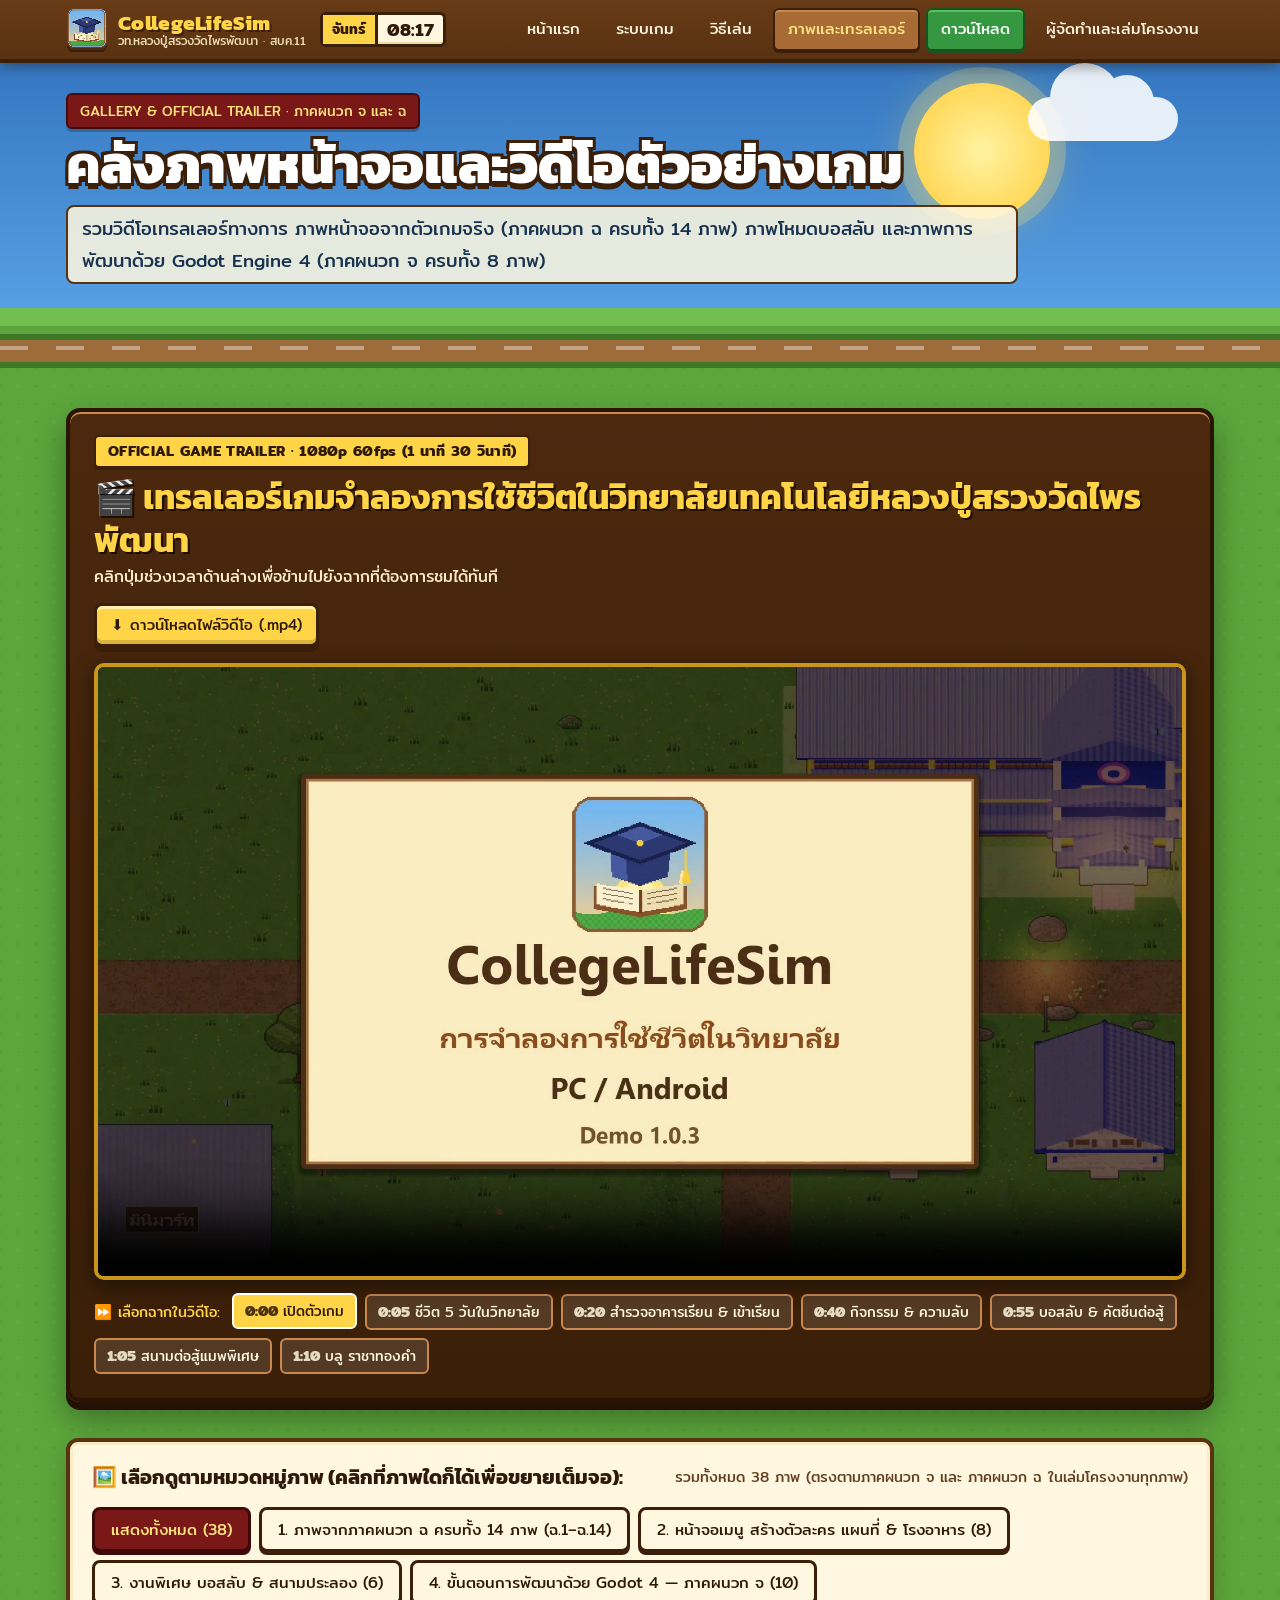
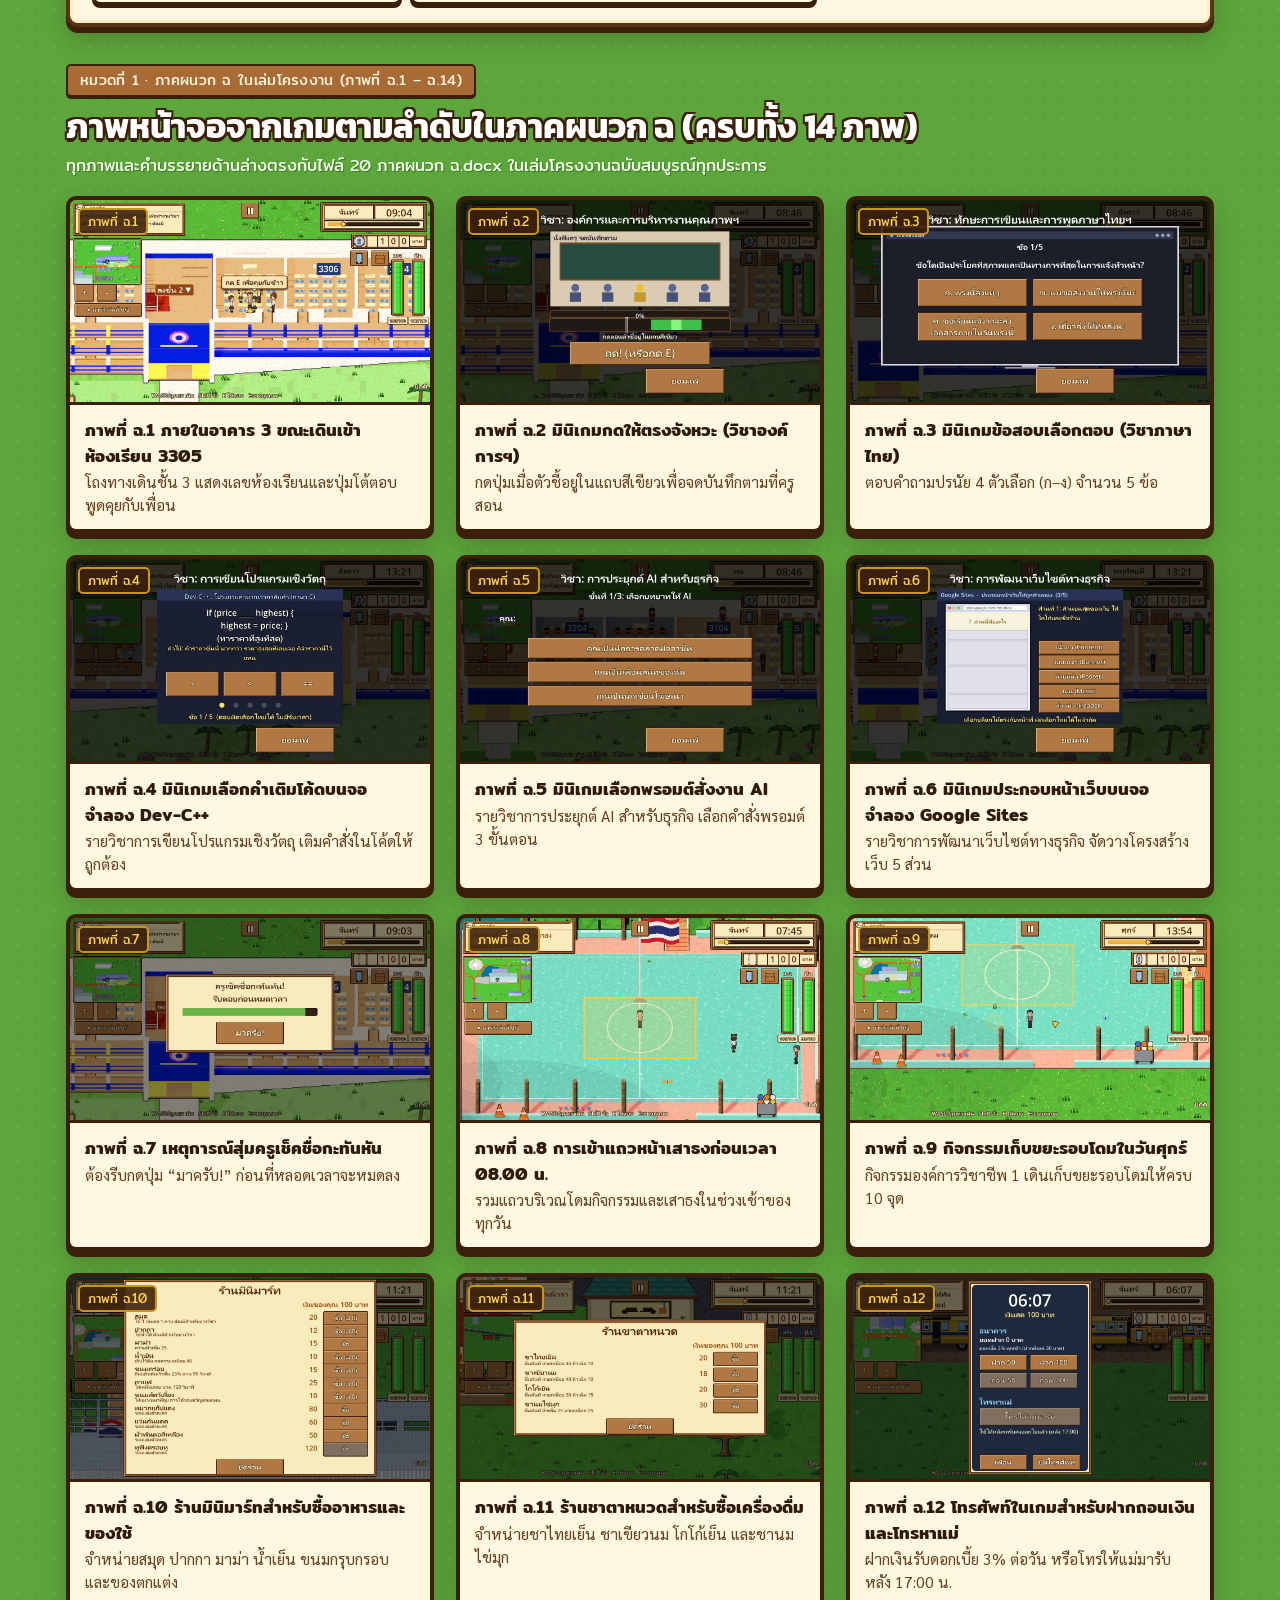
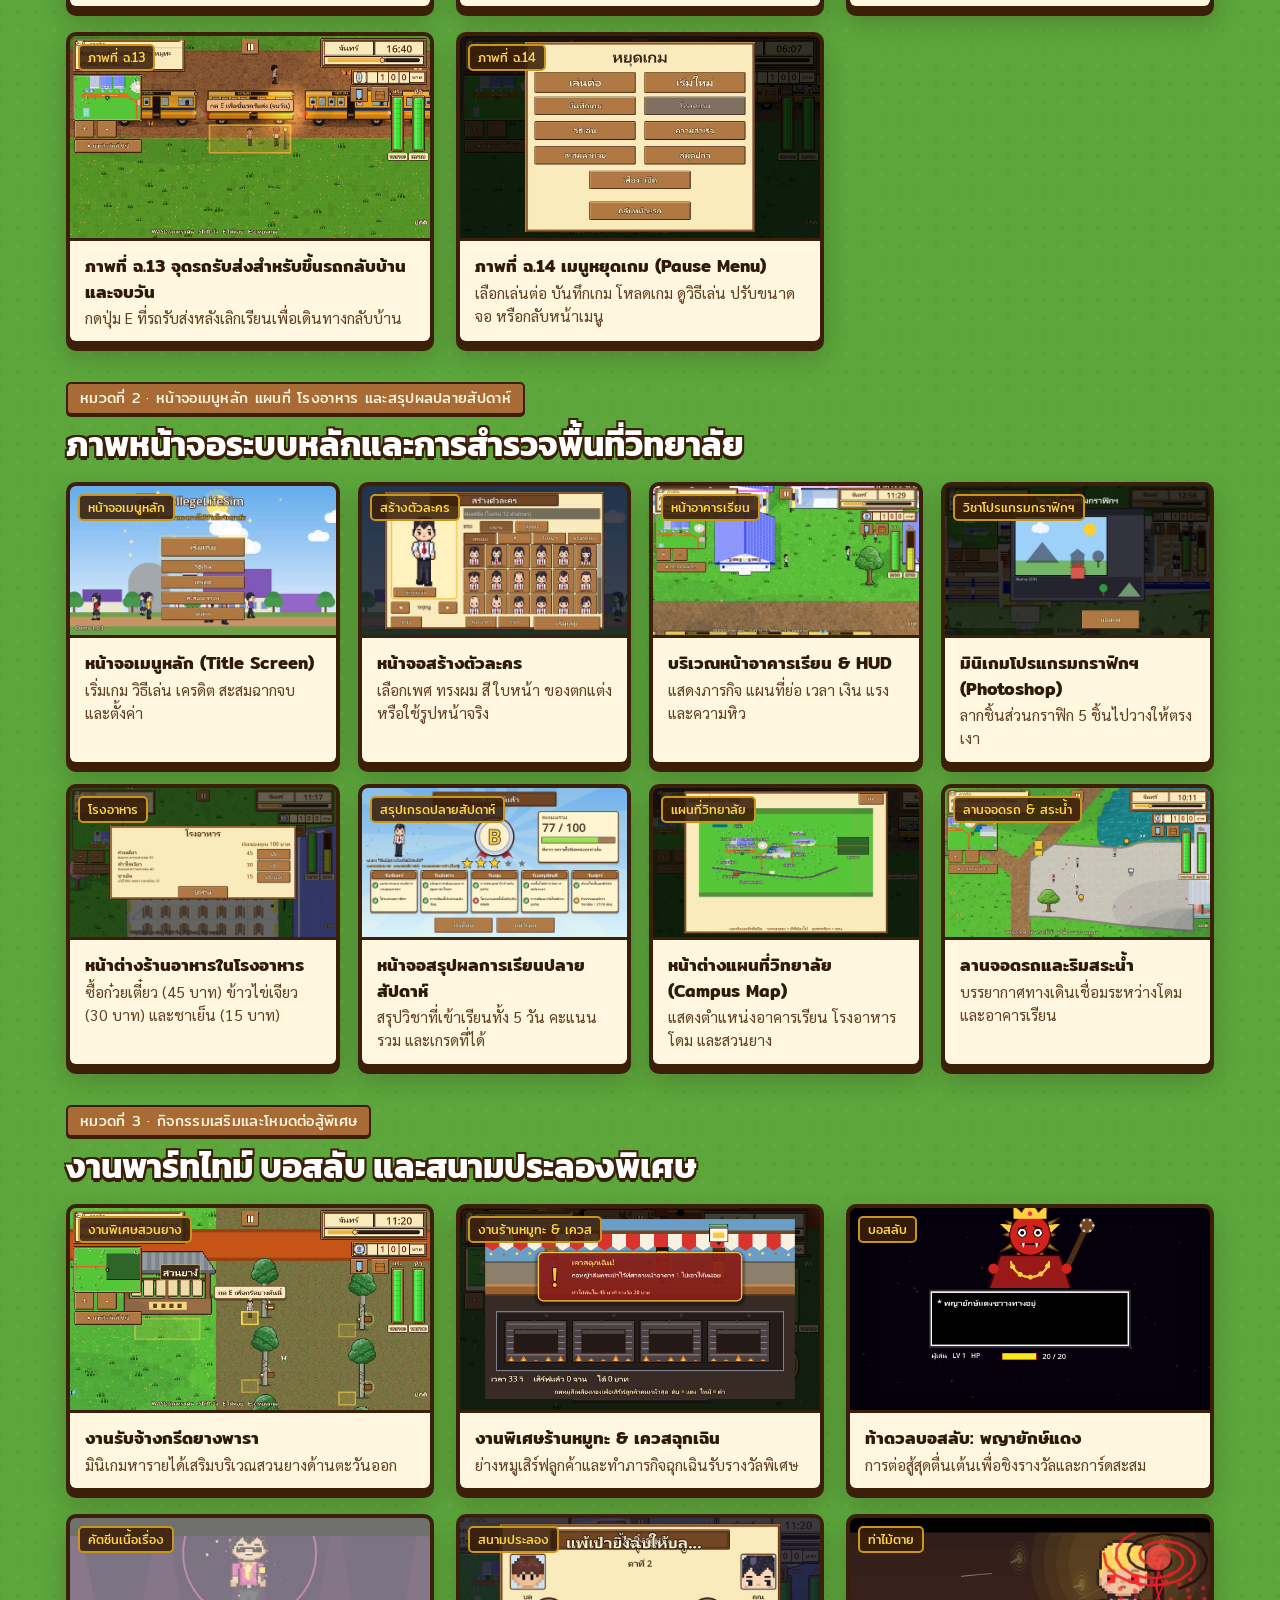
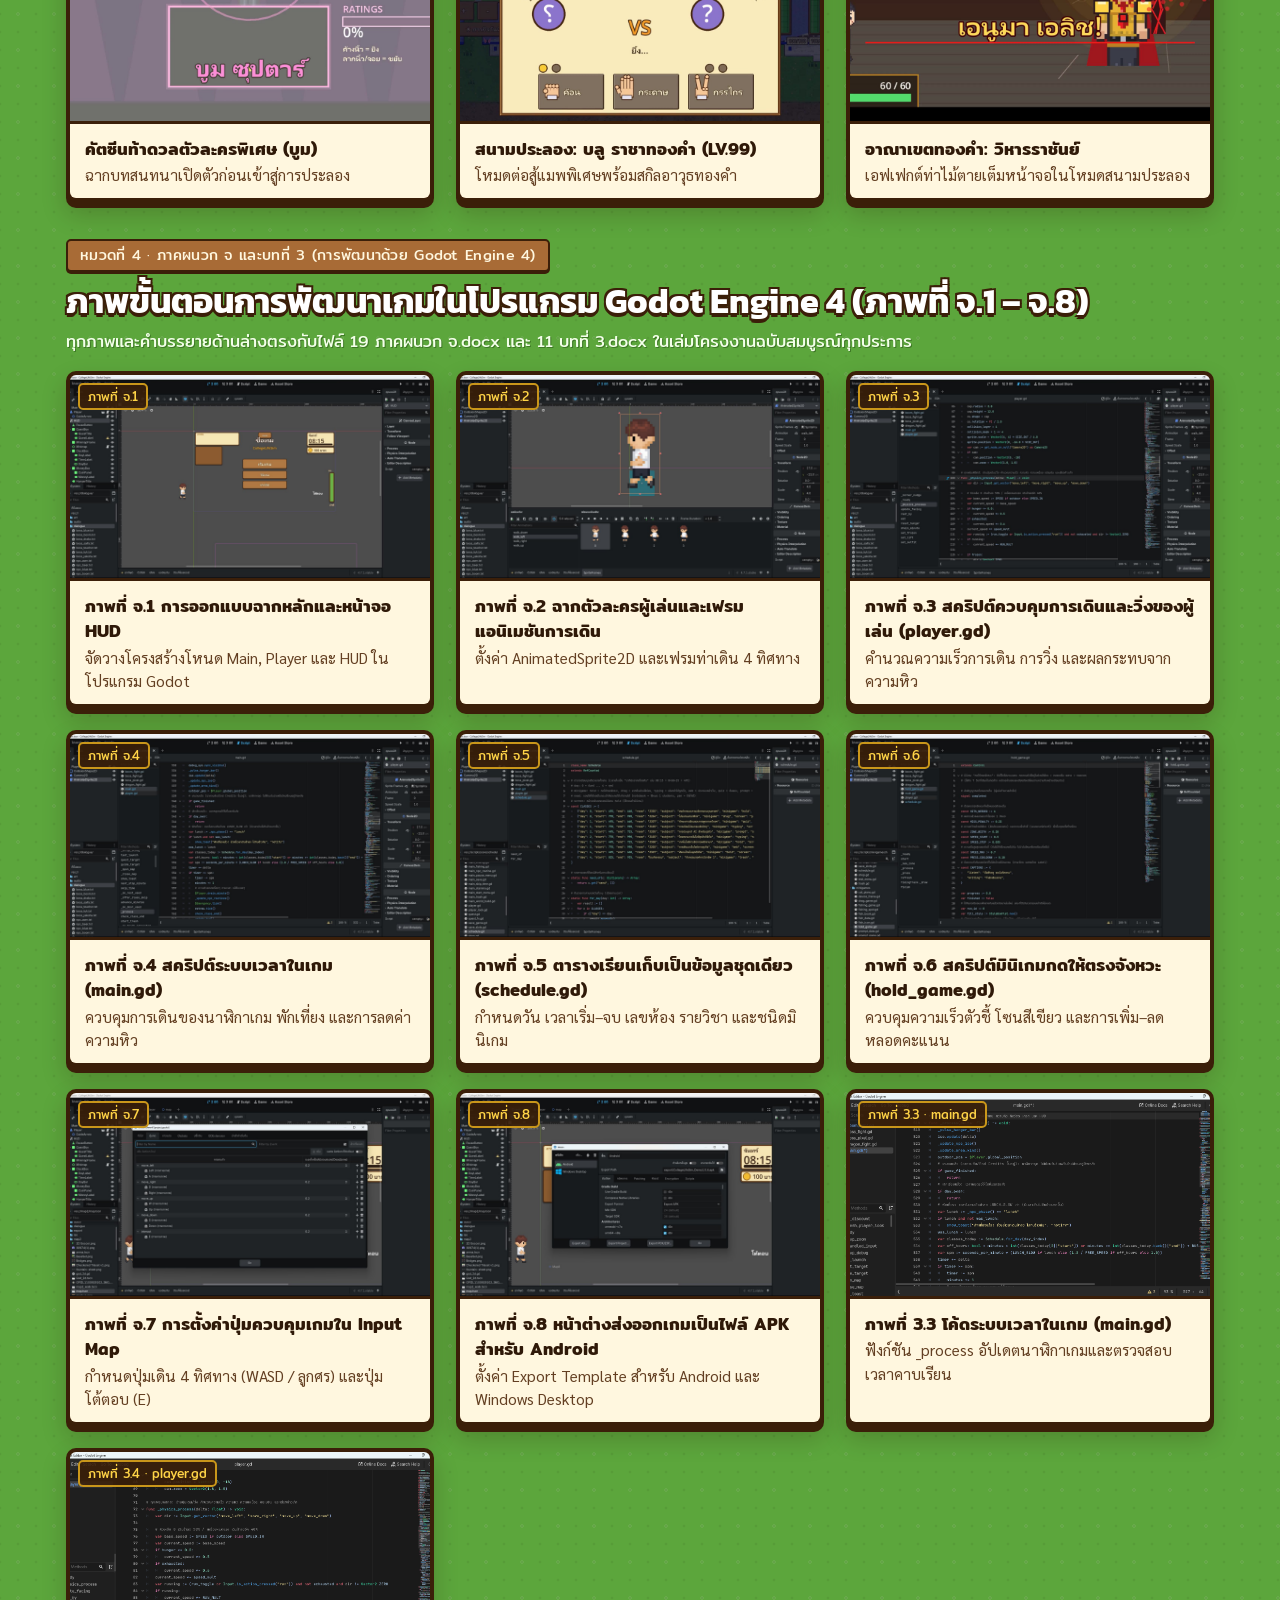
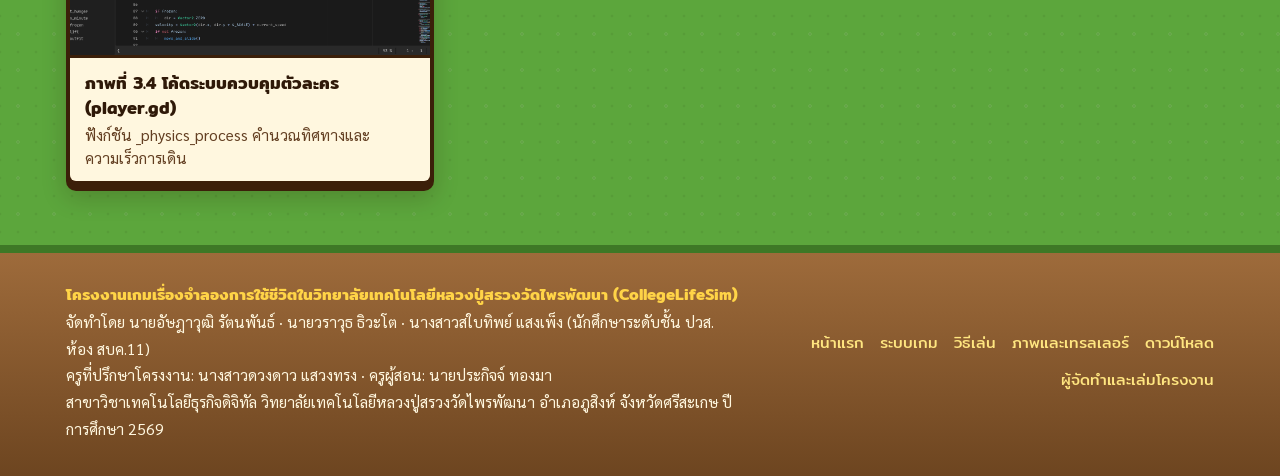
<file: gallery.html>
<!doctype html>
<html lang="th">
<head>
  <meta charset="utf-8">
  <meta name="viewport" content="width=device-width, initial-scale=1">
  <title>ภาพและเทรลเลอร์ — CollegeLifeSim เกมเรื่องจำลองการใช้ชีวิตในวิทยาลัยเทคโนโลยีหลวงปู่สรวงวัดไพรพัฒนา</title>
  <meta name="description" content="ชมวิดีโอเทรลเลอร์ทางการและคลังภาพหน้าจอทั้งหมดของเกม CollegeLifeSim ครบทั้งภาคผนวก ฉ (ภาพหน้าจอเกม 14 ภาพ) ภาคผนวก จ (การพัฒนาด้วย Godot 4) และโหมดสนามประลองบอสลับ">
  <link rel="icon" type="image/png" href="images/logo.png">
  <link rel="preconnect" href="https://fonts.googleapis.com">
  <link rel="preconnect" href="https://fonts.gstatic.com" crossorigin>
  <link href="https://fonts.googleapis.com/css2?family=Kanit:wght@700;800&family=Mitr:wght@400;500;600&family=Sarabun:wght@400;600;700&display=swap" rel="stylesheet">
  <link rel="stylesheet" href="style.css?v=20261118c">
</head>
<body>

<header class="topbar">
  <div class="wrap">
    <a class="brand" href="index.html">
      <img src="images/logo.png" width="42" height="42" alt="โลโก้เกม CollegeLifeSim">
      <div class="brand-text">
        <b>CollegeLifeSim</b>
        <small>วท.หลวงปู่สรวงวัดไพรพัฒนา · สบค.11</small>
      </div>
    </a>
    <div class="clock" title="เวลาในเกมจำลอง (1 นาทีในเกม = 1 วินาทีจริง)">
      <span class="day">จันทร์</span>
      <span class="time">08:15</span>
    </div>
    <button class="menu-btn" type="button" aria-expanded="false">☰ เมนู</button>
    <nav class="nav" aria-label="เมนูหลัก">
      <a href="index.html">หน้าแรก</a>
      <a href="gameplay.html">ระบบเกม</a>
      <a href="howto.html">วิธีเล่น</a>
      <a href="gallery.html" aria-current="page">ภาพและเทรลเลอร์</a>
      <a href="download.html" class="nav-cta">ดาวน์โหลด</a>
      <a href="about.html">ผู้จัดทำและเล่มโครงงาน</a>
    </nav>
  </div>
</header>

<section class="page-head">
  <div class="sun" aria-hidden="true"></div>
  <div class="cloud c1" aria-hidden="true"></div>
  <div class="wrap">
    <span class="badge maroon">GALLERY &amp; OFFICIAL TRAILER · ภาคผนวก จ และ ฉ</span>
    <h1>คลังภาพหน้าจอและวิดีโอตัวอย่างเกม</h1>
    <p>รวมวิดีโอเทรลเลอร์ทางการ ภาพหน้าจอจากตัวเกมจริง (ภาคผนวก ฉ ครบทั้ง 14 ภาพ) ภาพโหมดบอสลับ และภาพการพัฒนาด้วย Godot Engine 4 (ภาคผนวก จ ครบทั้ง 8 ภาพ)</p>
  </div>
  <div class="ground" aria-hidden="true"></div>
</section>

<main class="ground-section">
  <div class="wrap">

    <!-- วิดีโอเทรลเลอร์ทางการ -->
    <section class="trailer-box" aria-labelledby="gallery-trailer-title">
      <div class="trailer-head">
        <div>
          <span class="label gold">OFFICIAL GAME TRAILER · 1080p 60fps (1 นาที 30 วินาที)</span>
          <h2 id="gallery-trailer-title">🎬 เทรลเลอร์เกมจำลองการใช้ชีวิตในวิทยาลัยเทคโนโลยีหลวงปู่สรวงวัดไพรพัฒนา</h2>
          <p>คลิกปุ่มช่วงเวลาด้านล่างเพื่อข้ามไปยังฉากที่ต้องการชมได้ทันที</p>
        </div>
        <a class="btn gold sm" href="images/trailer.mp4" download="CollegeLifeSim_Official_Trailer.mp4">⬇ ดาวน์โหลดไฟล์วิดีโอ (.mp4)</a>
      </div>

      <div class="video-stage">
        <video id="trailer-video" controls preload="metadata" poster="images/trailer-poster.jpg" playsinline>
          <source src="images/trailer.mp4" type="video/mp4">
          เบราว์เซอร์ของคุณไม่รองรับการเล่นวิดีโอ HTML5
        </video>
      </div>

      <div class="chapter-bar" aria-label="เลือกช่วงเวลาในเทรลเลอร์">
        <span class="ch-label">⏩ เลือกฉากในวิดีโอ:</span>
        <button type="button" class="ch-btn active" data-seek="0"><time>0:00</time>เปิดตัวเกม</button>
        <button type="button" class="ch-btn" data-seek="5"><time>0:05</time>ชีวิต 5 วันในวิทยาลัย</button>
        <button type="button" class="ch-btn" data-seek="20"><time>0:20</time>สำรวจอาคารเรียน &amp; เข้าเรียน</button>
        <button type="button" class="ch-btn" data-seek="40"><time>0:40</time>กิจกรรม &amp; ความลับ</button>
        <button type="button" class="ch-btn" data-seek="55"><time>0:55</time>บอสลับ &amp; คัตซีนต่อสู้</button>
        <button type="button" class="ch-btn" data-seek="65"><time>1:05</time>สนามต่อสู้แมพพิเศษ</button>
        <button type="button" class="ch-btn" data-seek="70"><time>1:10</time>บลู ราชาทองคำ</button>
      </div>
    </section>

    <!-- ปุ่มกรองหมวดภาพ -->
    <section class="panel" style="padding: 18px 22px;">
      <div style="display: flex; flex-wrap: wrap; align-items: center; justify-content: space-between; gap: 10px; margin-bottom: 12px;">
        <b style="font-family: var(--f-display); font-size: 20px;">🖼️ เลือกดูตามหมวดหมู่ภาพ (คลิกที่ภาพใดก็ได้เพื่อขยายเต็มจอ):</b>
        <span style="font-family: var(--f-ui); font-size: 14.5px; color: var(--ink-soft);">รวมทั้งหมด 38 ภาพ (ตรงตามภาคผนวก จ และ ภาคผนวก ฉ ในเล่มโครงงานทุกภาพ)</span>
      </div>
      <div class="filter-bar" style="margin-bottom: 0;">
        <button type="button" class="filter-btn active" data-filter="all">แสดงทั้งหมด (38)</button>
        <button type="button" class="filter-btn" data-filter="appendix-f">1. ภาพจากภาคผนวก ฉ ครบทั้ง 14 ภาพ (ฉ.1–ฉ.14)</button>
        <button type="button" class="filter-btn" data-filter="campus">2. หน้าจอเมนู สร้างตัวละคร แผนที่ &amp; โรงอาหาร (8)</button>
        <button type="button" class="filter-btn" data-filter="extra">3. งานพิเศษ บอสลับ &amp; สนามประลอง (6)</button>
        <button type="button" class="filter-btn" data-filter="dev">4. ขั้นตอนการพัฒนาด้วย Godot 4 — ภาคผนวก จ (10)</button>
      </div>
    </section>

    <!-- หมวดที่ 1: ภาพหน้าจอจากภาคผนวก ฉ (ภาพที่ ฉ.1 – ฉ.14 ตรงตามเล่มโครงงาน 100%) -->
    <section data-gallery-cat="appendix-f">
      <div class="sec-head">
        <div>
          <span class="label">หมวดที่ 1 · ภาคผนวก ฉ ในเล่มโครงงาน (ภาพที่ ฉ.1 – ฉ.14)</span>
          <h2 class="on-grass">ภาพหน้าจอจากเกมตามลำดับในภาคผนวก ฉ (ครบทั้ง 14 ภาพ)</h2>
          <p>ทุกภาพและคำบรรยายด้านล่างตรงกับไฟล์ 20 ภาคผนวก ฉ.docx ในเล่มโครงงานฉบับสมบูรณ์ทุกประการ</p>
        </div>
      </div>

      <div class="grid-3">
        <figure class="shot">
          <button type="button" data-zoom="images/g01.jpg" data-caption="ภาพที่ ฉ.1 ภายในอาคาร 3 ขณะเดินเข้าห้องเรียน 3305">
            <span class="fig-tag">ภาพที่ ฉ.1</span>
            <img src="images/g01.jpg" width="1280" height="720" loading="lazy" alt="ภาพที่ ฉ.1 ภายในอาคาร 3 ขณะเดินเข้าห้องเรียน 3305">
          </button>
          <figcaption><b>ภาพที่ ฉ.1 ภายในอาคาร 3 ขณะเดินเข้าห้องเรียน 3305</b>โถงทางเดินชั้น 3 แสดงเลขห้องเรียนและปุ่มโต้ตอบพูดคุยกับเพื่อน</figcaption>
        </figure>

        <figure class="shot">
          <button type="button" data-zoom="images/g02.jpg" data-caption="ภาพที่ ฉ.2 มินิเกมกดให้ตรงจังหวะ (วิชาองค์การฯ)">
            <span class="fig-tag">ภาพที่ ฉ.2</span>
            <img src="images/g02.jpg" width="1280" height="720" loading="lazy" alt="ภาพที่ ฉ.2 มินิเกมกดให้ตรงจังหวะ (วิชาองค์การฯ)">
          </button>
          <figcaption><b>ภาพที่ ฉ.2 มินิเกมกดให้ตรงจังหวะ (วิชาองค์การฯ)</b>กดปุ่มเมื่อตัวชี้อยู่ในแถบสีเขียวเพื่อจดบันทึกตามที่ครูสอน</figcaption>
        </figure>

        <figure class="shot">
          <button type="button" data-zoom="images/g03.jpg" data-caption="ภาพที่ ฉ.3 มินิเกมข้อสอบเลือกตอบ (วิชาภาษาไทย)">
            <span class="fig-tag">ภาพที่ ฉ.3</span>
            <img src="images/g03.jpg" width="1280" height="720" loading="lazy" alt="ภาพที่ ฉ.3 มินิเกมข้อสอบเลือกตอบ (วิชาภาษาไทย)">
          </button>
          <figcaption><b>ภาพที่ ฉ.3 มินิเกมข้อสอบเลือกตอบ (วิชาภาษาไทย)</b>ตอบคำถามปรนัย 4 ตัวเลือก (ก–ง) จำนวน 5 ข้อ</figcaption>
        </figure>

        <figure class="shot">
          <button type="button" data-zoom="images/g04.jpg" data-caption="ภาพที่ ฉ.4 มินิเกมเลือกคำเติมโค้ดบนจอจำลอง Dev-C++">
            <span class="fig-tag">ภาพที่ ฉ.4</span>
            <img src="images/g04.jpg" width="1280" height="720" loading="lazy" alt="ภาพที่ ฉ.4 มินิเกมเลือกคำเติมโค้ดบนจอจำลอง Dev-C++">
          </button>
          <figcaption><b>ภาพที่ ฉ.4 มินิเกมเลือกคำเติมโค้ดบนจอจำลอง Dev-C++</b>รายวิชาการเขียนโปรแกรมเชิงวัตถุ เติมคำสั่งในโค้ดให้ถูกต้อง</figcaption>
        </figure>

        <figure class="shot">
          <button type="button" data-zoom="images/g05.jpg" data-caption="ภาพที่ ฉ.5 มินิเกมเลือกพรอมต์สั่งงาน AI">
            <span class="fig-tag">ภาพที่ ฉ.5</span>
            <img src="images/g05.jpg" width="1280" height="720" loading="lazy" alt="ภาพที่ ฉ.5 มินิเกมเลือกพรอมต์สั่งงาน AI">
          </button>
          <figcaption><b>ภาพที่ ฉ.5 มินิเกมเลือกพรอมต์สั่งงาน AI</b>รายวิชาการประยุกต์ AI สำหรับธุรกิจ เลือกคำสั่งพรอมต์ 3 ขั้นตอน</figcaption>
        </figure>

        <figure class="shot">
          <button type="button" data-zoom="images/g06.jpg" data-caption="ภาพที่ ฉ.6 มินิเกมประกอบหน้าเว็บบนจอจำลอง Google Sites">
            <span class="fig-tag">ภาพที่ ฉ.6</span>
            <img src="images/g06.jpg" width="1280" height="720" loading="lazy" alt="ภาพที่ ฉ.6 มินิเกมประกอบหน้าเว็บบนจอจำลอง Google Sites">
          </button>
          <figcaption><b>ภาพที่ ฉ.6 มินิเกมประกอบหน้าเว็บบนจอจำลอง Google Sites</b>รายวิชาการพัฒนาเว็บไซต์ทางธุรกิจ จัดวางโครงสร้างเว็บ 5 ส่วน</figcaption>
        </figure>

        <figure class="shot">
          <button type="button" data-zoom="images/g07.jpg" data-caption="ภาพที่ ฉ.7 เหตุการณ์สุ่มครูเช็คชื่อกะทันหัน">
            <span class="fig-tag">ภาพที่ ฉ.7</span>
            <img src="images/g07.jpg" width="1280" height="720" loading="lazy" alt="ภาพที่ ฉ.7 เหตุการณ์สุ่มครูเช็คชื่อกะทันหัน">
          </button>
          <figcaption><b>ภาพที่ ฉ.7 เหตุการณ์สุ่มครูเช็คชื่อกะทันหัน</b>ต้องรีบกดปุ่ม “มาครับ!” ก่อนที่หลอดเวลาจะหมดลง</figcaption>
        </figure>

        <figure class="shot">
          <button type="button" data-zoom="images/g08.jpg" data-caption="ภาพที่ ฉ.8 การเข้าแถวหน้าเสาธงก่อนเวลา 08.00 น.">
            <span class="fig-tag">ภาพที่ ฉ.8</span>
            <img src="images/g08.jpg" width="1280" height="720" loading="lazy" alt="ภาพที่ ฉ.8 การเข้าแถวหน้าเสาธงก่อนเวลา 08.00 น.">
          </button>
          <figcaption><b>ภาพที่ ฉ.8 การเข้าแถวหน้าเสาธงก่อนเวลา 08.00 น.</b>รวมแถวบริเวณโดมกิจกรรมและเสาธงในช่วงเช้าของทุกวัน</figcaption>
        </figure>

        <figure class="shot">
          <button type="button" data-zoom="images/g09.jpg" data-caption="ภาพที่ ฉ.9 กิจกรรมเก็บขยะรอบโดมในวันศุกร์">
            <span class="fig-tag">ภาพที่ ฉ.9</span>
            <img src="images/g09.jpg" width="1280" height="720" loading="lazy" alt="ภาพที่ ฉ.9 กิจกรรมเก็บขยะรอบโดมในวันศุกร์">
          </button>
          <figcaption><b>ภาพที่ ฉ.9 กิจกรรมเก็บขยะรอบโดมในวันศุกร์</b>กิจกรรมองค์การวิชาชีพ 1 เดินเก็บขยะรอบโดมให้ครบ 10 จุด</figcaption>
        </figure>

        <figure class="shot">
          <button type="button" data-zoom="images/g10.jpg" data-caption="ภาพที่ ฉ.10 ร้านมินิมาร์ทสำหรับซื้ออาหารและของใช้">
            <span class="fig-tag">ภาพที่ ฉ.10</span>
            <img src="images/g10.jpg" width="1280" height="720" loading="lazy" alt="ภาพที่ ฉ.10 ร้านมินิมาร์ทสำหรับซื้ออาหารและของใช้">
          </button>
          <figcaption><b>ภาพที่ ฉ.10 ร้านมินิมาร์ทสำหรับซื้ออาหารและของใช้</b>จำหน่ายสมุด ปากกา มาม่า น้ำเย็น ขนมกรุบกรอบ และของตกแต่ง</figcaption>
        </figure>

        <figure class="shot">
          <button type="button" data-zoom="images/g11.jpg" data-caption="ภาพที่ ฉ.11 ร้านชาตาหนวดสำหรับซื้อเครื่องดื่ม">
            <span class="fig-tag">ภาพที่ ฉ.11</span>
            <img src="images/g11.jpg" width="1280" height="720" loading="lazy" alt="ภาพที่ ฉ.11 ร้านชาตาหนวดสำหรับซื้อเครื่องดื่ม">
          </button>
          <figcaption><b>ภาพที่ ฉ.11 ร้านชาตาหนวดสำหรับซื้อเครื่องดื่ม</b>จำหน่ายชาไทยเย็น ชาเขียวนม โกโก้เย็น และชานมไข่มุก</figcaption>
        </figure>

        <figure class="shot">
          <button type="button" data-zoom="images/g12.jpg" data-caption="ภาพที่ ฉ.12 โทรศัพท์ในเกมสำหรับฝากถอนเงินและโทรหาแม่">
            <span class="fig-tag">ภาพที่ ฉ.12</span>
            <img src="images/g12.jpg" width="1280" height="720" loading="lazy" alt="ภาพที่ ฉ.12 โทรศัพท์ในเกมสำหรับฝากถอนเงินและโทรหาแม่">
          </button>
          <figcaption><b>ภาพที่ ฉ.12 โทรศัพท์ในเกมสำหรับฝากถอนเงินและโทรหาแม่</b>ฝากเงินรับดอกเบี้ย 3% ต่อวัน หรือโทรให้แม่มารับหลัง 17:00 น.</figcaption>
        </figure>

        <figure class="shot">
          <button type="button" data-zoom="images/g13.jpg" data-caption="ภาพที่ ฉ.13 จุดรถรับส่งสำหรับขึ้นรถกลับบ้านและจบวัน">
            <span class="fig-tag">ภาพที่ ฉ.13</span>
            <img src="images/g13.jpg" width="1280" height="720" loading="lazy" alt="ภาพที่ ฉ.13 จุดรถรับส่งสำหรับขึ้นรถกลับบ้านและจบวัน">
          </button>
          <figcaption><b>ภาพที่ ฉ.13 จุดรถรับส่งสำหรับขึ้นรถกลับบ้านและจบวัน</b>กดปุ่ม E ที่รถรับส่งหลังเลิกเรียนเพื่อเดินทางกลับบ้าน</figcaption>
        </figure>

        <figure class="shot">
          <button type="button" data-zoom="images/g14.jpg" data-caption="ภาพที่ ฉ.14 เมนูหยุดเกม">
            <span class="fig-tag">ภาพที่ ฉ.14</span>
            <img src="images/g14.jpg" width="1280" height="720" loading="lazy" alt="ภาพที่ ฉ.14 เมนูหยุดเกม">
          </button>
          <figcaption><b>ภาพที่ ฉ.14 เมนูหยุดเกม (Pause Menu)</b>เลือกเล่นต่อ บันทึกเกม โหลดเกม ดูวิธีเล่น ปรับขนาดจอ หรือกลับหน้าเมนู</figcaption>
        </figure>
      </div>
    </section>

    <!-- หมวดที่ 2: หน้าจอเมนูหลัก สร้างตัวละคร แผนที่ โรงอาหาร และสรุปเกรด -->
    <section data-gallery-cat="campus">
      <div class="sec-head">
        <div>
          <span class="label">หมวดที่ 2 · หน้าจอเมนูหลัก แผนที่ โรงอาหาร และสรุปผลปลายสัปดาห์</span>
          <h2 class="on-grass">ภาพหน้าจอระบบหลักและการสำรวจพื้นที่วิทยาลัย</h2>
        </div>
      </div>

      <div class="grid-4">
        <figure class="shot">
          <button type="button" data-zoom="images/shot1.jpg" data-caption="หน้าจอเมนูหลักของเกม (Title Screen)">
            <span class="fig-tag">หน้าจอเมนูหลัก</span>
            <img src="images/shot1.jpg" width="1280" height="720" loading="lazy" alt="หน้าจอเมนูหลักของเกม">
          </button>
          <figcaption><b>หน้าจอเมนูหลัก (Title Screen)</b>เริ่มเกม วิธีเล่น เครดิต สะสมฉากจบ และตั้งค่า</figcaption>
        </figure>

        <figure class="shot">
          <button type="button" data-zoom="images/shot2.jpg" data-caption="หน้าจอสร้างและปรับแต่งตัวละครนักศึกษา">
            <span class="fig-tag">สร้างตัวละคร</span>
            <img src="images/shot2.jpg" width="1280" height="720" loading="lazy" alt="หน้าจอสร้างตัวละคร">
          </button>
          <figcaption><b>หน้าจอสร้างตัวละคร</b>เลือกเพศ ทรงผม สี ใบหน้า ของตกแต่ง หรือใช้รูปหน้าจริง</figcaption>
        </figure>

        <figure class="shot">
          <button type="button" data-zoom="images/shot3.jpg" data-caption="การเดินสำรวจบริเวณหน้าอาคารเรียน พร้อมหน้าจอ HUD">
            <span class="fig-tag">หน้าอาคารเรียน</span>
            <img src="images/shot3.jpg" width="1280" height="720" loading="lazy" alt="บริเวณหน้าอาคารเรียน">
          </button>
          <figcaption><b>บริเวณหน้าอาคารเรียน &amp; HUD</b>แสดงภารกิจ แผนที่ย่อ เวลา เงิน แรง และความหิว</figcaption>
        </figure>

        <figure class="shot">
          <button type="button" data-zoom="images/shot4.jpg" data-caption="มินิเกมวิชาโปรแกรมกราฟิกฯ จำลองหน้าต่าง Adobe Photoshop">
            <span class="fig-tag">วิชาโปรแกรมกราฟิกฯ</span>
            <img src="images/shot4.jpg" width="1280" height="720" loading="lazy" alt="มินิเกมโปรแกรมกราฟิก Photoshop">
          </button>
          <figcaption><b>มินิเกมโปรแกรมกราฟิกฯ (Photoshop)</b>ลากชิ้นส่วนกราฟิก 5 ชิ้นไปวางให้ตรงเงา</figcaption>
        </figure>

        <figure class="shot">
          <button type="button" data-zoom="images/shot5.jpg" data-caption="หน้าต่างร้านอาหารภายในโรงอาหารของวิทยาลัย">
            <span class="fig-tag">โรงอาหาร</span>
            <img src="images/shot5.jpg" width="1280" height="720" loading="lazy" alt="หน้าต่างโรงอาหาร">
          </button>
          <figcaption><b>หน้าต่างร้านอาหารในโรงอาหาร</b>ซื้อก๋วยเตี๋ยว (45 บาท) ข้าวไข่เจียว (30 บาท) และชาเย็น (15 บาท)</figcaption>
        </figure>

        <figure class="shot">
          <button type="button" data-zoom="images/shot6.jpg" data-caption="หน้าจอสรุปผลการเรียนและประเมินเกรดเมื่อจบสัปดาห์">
            <span class="fig-tag">สรุปเกรดปลายสัปดาห์</span>
            <img src="images/shot6.jpg" width="1280" height="720" loading="lazy" alt="หน้าจอสรุปผลการเรียน">
          </button>
          <figcaption><b>หน้าจอสรุปผลการเรียนปลายสัปดาห์</b>สรุปวิชาที่เข้าเรียนทั้ง 5 วัน คะแนนรวม และเกรดที่ได้</figcaption>
        </figure>

        <figure class="shot">
          <button type="button" data-zoom="images/bigmap.png" data-caption="หน้าต่างแผนที่วิทยาลัยในเกม แสดงตำแหน่งอาคาร 1–3 โรงอาหาร โดม สนามกีฬา และสวนยาง">
            <span class="fig-tag">แผนที่วิทยาลัย</span>
            <img src="images/bigmap.png" width="1280" height="720" loading="lazy" alt="แผนที่วิทยาลัยในเกม">
          </button>
          <figcaption><b>หน้าต่างแผนที่วิทยาลัย (Campus Map)</b>แสดงตำแหน่งอาคารเรียน โรงอาหาร โดม และสวนยาง</figcaption>
        </figure>

        <figure class="shot">
          <button type="button" data-zoom="images/plaza.png" data-caption="บริเวณลานจอดรถและทางเดินริมสระน้ำหน้าอาคารเรียน">
            <span class="fig-tag">ลานจอดรถ &amp; สระน้ำ</span>
            <img src="images/plaza.png" width="1280" height="720" loading="lazy" alt="ลานจอดรถและสระน้ำหน้าอาคารเรียน">
          </button>
          <figcaption><b>ลานจอดรถและริมสระน้ำ</b>บรรยากาศทางเดินเชื่อมระหว่างโดมและอาคารเรียน</figcaption>
        </figure>
      </div>
    </section>

    <!-- หมวดที่ 3: งานพิเศษ บอสลับ และโหมดสนามประลอง -->
    <section data-gallery-cat="extra">
      <div class="sec-head">
        <div>
          <span class="label">หมวดที่ 3 · กิจกรรมเสริมและโหมดต่อสู้พิเศษ</span>
          <h2 class="on-grass">งานพาร์ทไทม์ บอสลับ และสนามประลองพิเศษ</h2>
        </div>
      </div>

      <div class="grid-3">
        <figure class="shot">
          <button type="button" data-zoom="images/rubber.png" data-caption="งานพิเศษสวนยางพารา — กด E เพื่อกรีดยางหารายได้เสริม">
            <span class="fig-tag">งานพิเศษสวนยาง</span>
            <img src="images/rubber.png" width="1280" height="720" loading="lazy" alt="งานพิเศษกรีดยางพารา">
          </button>
          <figcaption><b>งานรับจ้างกรีดยางพารา</b>มินิเกมหารายได้เสริมบริเวณสวนยางด้านตะวันออก</figcaption>
        </figure>

        <figure class="shot">
          <button type="button" data-zoom="images/hotpot.png" data-caption="มินิเกมงานพิเศษร้านหมูทะ และระบบแจ้งเตือนเควสฉุกเฉิน">
            <span class="fig-tag">งานร้านหมูทะ &amp; เควส</span>
            <img src="images/hotpot.png" width="1280" height="720" loading="lazy" alt="งานพิเศษร้านหมูทะและเควสฉุกเฉิน">
          </button>
          <figcaption><b>งานพิเศษร้านหมูทะ &amp; เควสฉุกเฉิน</b>ย่างหมูเสิร์ฟลูกค้าและทำภารกิจฉุกเฉินรับรางวัลพิเศษ</figcaption>
        </figure>

        <figure class="shot">
          <button type="button" data-zoom="images/boss-yak.png" data-caption="การต่อสู้กับบอสลับ พญายักษ์แดง">
            <span class="fig-tag">บอสลับ</span>
            <img src="images/boss-yak.png" width="1280" height="720" loading="lazy" alt="บอสลับ พญายักษ์แดง">
          </button>
          <figcaption><b>ท้าดวลบอสลับ: พญายักษ์แดง</b>การต่อสู้สุดตื่นเต้นเพื่อชิงรางวัลและการ์ดสะสม</figcaption>
        </figure>

        <figure class="shot">
          <button type="button" data-zoom="images/boss-boom.jpg" data-caption="ฉากคัตซีนท้าดวลกับ บูม — แกคิดว่าชนะฉันได้หรอ">
            <span class="fig-tag">คัตซีนเนื้อเรื่อง</span>
            <img src="images/boss-boom.jpg" width="1280" height="720" loading="lazy" alt="คัตซีนท้าดวลกับบูม">
          </button>
          <figcaption><b>คัตซีนท้าดวลตัวละครพิเศษ (บูม)</b>ฉากบทสนทนาเปิดตัวก่อนเข้าสู่การประลอง</figcaption>
        </figure>

        <figure class="shot">
          <button type="button" data-zoom="images/boss-blue.jpg" data-caption="สนามประลองแมพพิเศษ — ปะทะ บลู ราชาทองคำ (LV.99 HP 5500)">
            <span class="fig-tag">สนามประลอง</span>
            <img src="images/boss-blue.jpg" width="1280" height="720" loading="lazy" alt="สนามประลอง บลู ราชาทองคำ">
          </button>
          <figcaption><b>สนามประลอง: บลู ราชาทองคำ (LV.99)</b>โหมดต่อสู้แมพพิเศษพร้อมสกิลอาวุธทองคำ</figcaption>
        </figure>

        <figure class="shot">
          <button type="button" data-zoom="images/boss-blue-ult.jpg" data-caption="ท่าไม้ตาย อาณาเขตทองคำ: วิหารราชันย์ ของ บลู ราชาทองคำ">
            <span class="fig-tag">ท่าไม้ตาย</span>
            <img src="images/boss-blue-ult.jpg" width="1280" height="720" loading="lazy" alt="อาณาเขตทองคำ วิหารราชันย์">
          </button>
          <figcaption><b>อาณาเขตทองคำ: วิหารราชันย์</b>เอฟเฟกต์ท่าไม้ตายเต็มหน้าจอในโหมดสนามประลอง</figcaption>
        </figure>
      </div>
    </section>

    <!-- หมวดที่ 4: ขั้นตอนการพัฒนาเกมด้วย Godot Engine 4 (ภาคผนวก จ ครบทั้ง 8 ภาพ + บทที่ 3) -->
    <section data-gallery-cat="dev">
      <div class="sec-head">
        <div>
          <span class="label">หมวดที่ 4 · ภาคผนวก จ และบทที่ 3 (การพัฒนาด้วย Godot Engine 4)</span>
          <h2 class="on-grass">ภาพขั้นตอนการพัฒนาเกมในโปรแกรม Godot Engine 4 (ภาพที่ จ.1 – จ.8)</h2>
          <p>ทุกภาพและคำบรรยายด้านล่างตรงกับไฟล์ 19 ภาคผนวก จ.docx และ 11 บทที่ 3.docx ในเล่มโครงงานฉบับสมบูรณ์ทุกประการ</p>
        </div>
      </div>

      <div class="grid-3">
        <figure class="shot">
          <button type="button" data-zoom="images/dev1.jpg" data-caption="ภาพที่ จ.1 การออกแบบฉากหลักและหน้าจอ HUD ในโปรแกรม Godot">
            <span class="fig-tag">ภาพที่ จ.1</span>
            <img src="images/dev1.jpg" width="1280" height="720" loading="lazy" alt="ภาพที่ จ.1 การออกแบบฉากหลักและหน้าจอ HUD ในโปรแกรม Godot">
          </button>
          <figcaption><b>ภาพที่ จ.1 การออกแบบฉากหลักและหน้าจอ HUD</b>จัดวางโครงสร้างโหนด Main, Player และ HUD ในโปรแกรม Godot</figcaption>
        </figure>

        <figure class="shot">
          <button type="button" data-zoom="images/dev2.jpg" data-caption="ภาพที่ จ.2 ฉากตัวละครผู้เล่นและเฟรมแอนิเมชันการเดิน">
            <span class="fig-tag">ภาพที่ จ.2</span>
            <img src="images/dev2.jpg" width="1280" height="720" loading="lazy" alt="ภาพที่ จ.2 ฉากตัวละครผู้เล่นและเฟรมแอนิเมชันการเดิน">
          </button>
          <figcaption><b>ภาพที่ จ.2 ฉากตัวละครผู้เล่นและเฟรมแอนิเมชันการเดิน</b>ตั้งค่า AnimatedSprite2D และเฟรมท่าเดิน 4 ทิศทาง</figcaption>
        </figure>

        <figure class="shot">
          <button type="button" data-zoom="images/dev3.jpg" data-caption="ภาพที่ จ.3 สคริปต์ควบคุมการเดินและวิ่งของผู้เล่น (player.gd)">
            <span class="fig-tag">ภาพที่ จ.3</span>
            <img src="images/dev3.jpg" width="1280" height="720" loading="lazy" alt="ภาพที่ จ.3 สคริปต์ควบคุมการเดินและวิ่งของผู้เล่น (player.gd)">
          </button>
          <figcaption><b>ภาพที่ จ.3 สคริปต์ควบคุมการเดินและวิ่งของผู้เล่น (player.gd)</b>คำนวณความเร็วการเดิน การวิ่ง และผลกระทบจากความหิว</figcaption>
        </figure>

        <figure class="shot">
          <button type="button" data-zoom="images/dev4.jpg" data-caption="ภาพที่ จ.4 สคริปต์ระบบเวลาในเกม (main.gd)">
            <span class="fig-tag">ภาพที่ จ.4</span>
            <img src="images/dev4.jpg" width="1280" height="720" loading="lazy" alt="ภาพที่ จ.4 สคริปต์ระบบเวลาในเกม (main.gd)">
          </button>
          <figcaption><b>ภาพที่ จ.4 สคริปต์ระบบเวลาในเกม (main.gd)</b>ควบคุมการเดินของนาฬิกาเกม พักเที่ยง และการลดค่าความหิว</figcaption>
        </figure>

        <figure class="shot">
          <button type="button" data-zoom="images/dev5.jpg" data-caption="ภาพที่ จ.5 ตารางเรียนเก็บเป็นข้อมูลชุดเดียว (schedule.gd)">
            <span class="fig-tag">ภาพที่ จ.5</span>
            <img src="images/dev5.jpg" width="1280" height="720" loading="lazy" alt="ภาพที่ จ.5 ตารางเรียนเก็บเป็นข้อมูลชุดเดียว (schedule.gd)">
          </button>
          <figcaption><b>ภาพที่ จ.5 ตารางเรียนเก็บเป็นข้อมูลชุดเดียว (schedule.gd)</b>กำหนดวัน เวลาเริ่ม–จบ เลขห้อง รายวิชา และชนิดมินิเกม</figcaption>
        </figure>

        <figure class="shot">
          <button type="button" data-zoom="images/dev6.jpg" data-caption="ภาพที่ จ.6 สคริปต์มินิเกมกดให้ตรงจังหวะ (hold_game.gd)">
            <span class="fig-tag">ภาพที่ จ.6</span>
            <img src="images/dev6.jpg" width="1280" height="720" loading="lazy" alt="ภาพที่ จ.6 สคริปต์มินิเกมกดให้ตรงจังหวะ (hold_game.gd)">
          </button>
          <figcaption><b>ภาพที่ จ.6 สคริปต์มินิเกมกดให้ตรงจังหวะ (hold_game.gd)</b>ควบคุมความเร็วตัวชี้ โซนสีเขียว และการเพิ่ม–ลดหลอดคะแนน</figcaption>
        </figure>

        <figure class="shot">
          <button type="button" data-zoom="images/dev7.jpg" data-caption="ภาพที่ จ.7 การตั้งค่าปุ่มควบคุมเกมใน Input Map ของโปรเจกต์">
            <span class="fig-tag">ภาพที่ จ.7</span>
            <img src="images/dev7.jpg" width="1280" height="720" loading="lazy" alt="ภาพที่ จ.7 การตั้งค่าปุ่มควบคุมเกมใน Input Map ของโปรเจกต์">
          </button>
          <figcaption><b>ภาพที่ จ.7 การตั้งค่าปุ่มควบคุมเกมใน Input Map</b>กำหนดปุ่มเดิน 4 ทิศทาง (WASD / ลูกศร) และปุ่มโต้ตอบ (E)</figcaption>
        </figure>

        <figure class="shot">
          <button type="button" data-zoom="images/dev8.jpg" data-caption="ภาพที่ จ.8 หน้าต่างส่งออกเกมเป็นไฟล์ APK สำหรับ Android">
            <span class="fig-tag">ภาพที่ จ.8</span>
            <img src="images/dev8.jpg" width="1280" height="720" loading="lazy" alt="ภาพที่ จ.8 หน้าต่างส่งออกเกมเป็นไฟล์ APK สำหรับ Android">
          </button>
          <figcaption><b>ภาพที่ จ.8 หน้าต่างส่งออกเกมเป็นไฟล์ APK สำหรับ Android</b>ตั้งค่า Export Template สำหรับ Android และ Windows Desktop</figcaption>
        </figure>

        <figure class="shot">
          <button type="button" data-zoom="images/code-main.png" data-caption="ภาพที่ 3.3 โค้ดระบบเวลาในเกม (main.gd) จากบทที่ 3">
            <span class="fig-tag">ภาพที่ 3.3 · main.gd</span>
            <img src="images/code-main.png" width="1280" height="720" loading="lazy" alt="ภาพที่ 3.3 โค้ดระบบเวลาในเกม (main.gd)">
          </button>
          <figcaption><b>ภาพที่ 3.3 โค้ดระบบเวลาในเกม (main.gd)</b>ฟังก์ชัน _process อัปเดตนาฬิกาเกมและตรวจสอบเวลาคาบเรียน</figcaption>
        </figure>

        <figure class="shot">
          <button type="button" data-zoom="images/code-player.png" data-caption="ภาพที่ 3.4 โค้ดระบบควบคุมตัวละคร (player.gd) จากบทที่ 3">
            <span class="fig-tag">ภาพที่ 3.4 · player.gd</span>
            <img src="images/code-player.png" width="1280" height="720" loading="lazy" alt="ภาพที่ 3.4 โค้ดระบบควบคุมตัวละคร (player.gd)">
          </button>
          <figcaption><b>ภาพที่ 3.4 โค้ดระบบควบคุมตัวละคร (player.gd)</b>ฟังก์ชัน _physics_process คำนวณทิศทางและความเร็วการเดิน</figcaption>
        </figure>
      </div>
    </section>

  </div>
</main>

<div class="lightbox" id="lightbox" role="dialog" aria-modal="true" aria-label="ภาพขนาดใหญ่" hidden>
  <button type="button" class="btn light close">✕ ปิด (Esc)</button>
  <figure>
    <img src="images/shot1.jpg" alt="">
    <figcaption></figcaption>
    <div class="nav-arrows">
      <button type="button" class="btn light prev">← ภาพก่อนหน้า</button>
      <button type="button" class="btn light next">ภาพถัดไป →</button>
    </div>
  </figure>
</div>

<footer>
  <div class="wrap">
    <div>
      <b>โครงงานเกมเรื่องจำลองการใช้ชีวิตในวิทยาลัยเทคโนโลยีหลวงปู่สรวงวัดไพรพัฒนา (CollegeLifeSim)</b><br>
      จัดทำโดย นายอัษฎาวุฒิ รัตนพันธ์ · นายวราวุธ ธิวะโต · นางสาวสใบทิพย์ แสงเพ็ง (นักศึกษาระดับชั้น ปวส. ห้อง สบค.11)<br>
      ครูที่ปรึกษาโครงงาน: นางสาวดวงดาว แสวงทรง · ครูผู้สอน: นายประกิจจ์ ทองมา<br>
      สาขาวิชาเทคโนโลยีธุรกิจดิจิทัล วิทยาลัยเทคโนโลยีหลวงปู่สรวงวัดไพรพัฒนา อำเภอภูสิงห์ จังหวัดศรีสะเกษ ปีการศึกษา 2569
    </div>
    <div class="footer-links">
      <a href="index.html">หน้าแรก</a>
      <a href="gameplay.html">ระบบเกม</a>
      <a href="howto.html">วิธีเล่น</a>
      <a href="gallery.html">ภาพและเทรลเลอร์</a>
      <a href="download.html">ดาวน์โหลด</a>
      <a href="about.html">ผู้จัดทำและเล่มโครงงาน</a>
    </div>
  </div>
</footer>

<script src="site.js" defer></script>
</body>
</html>
</file>
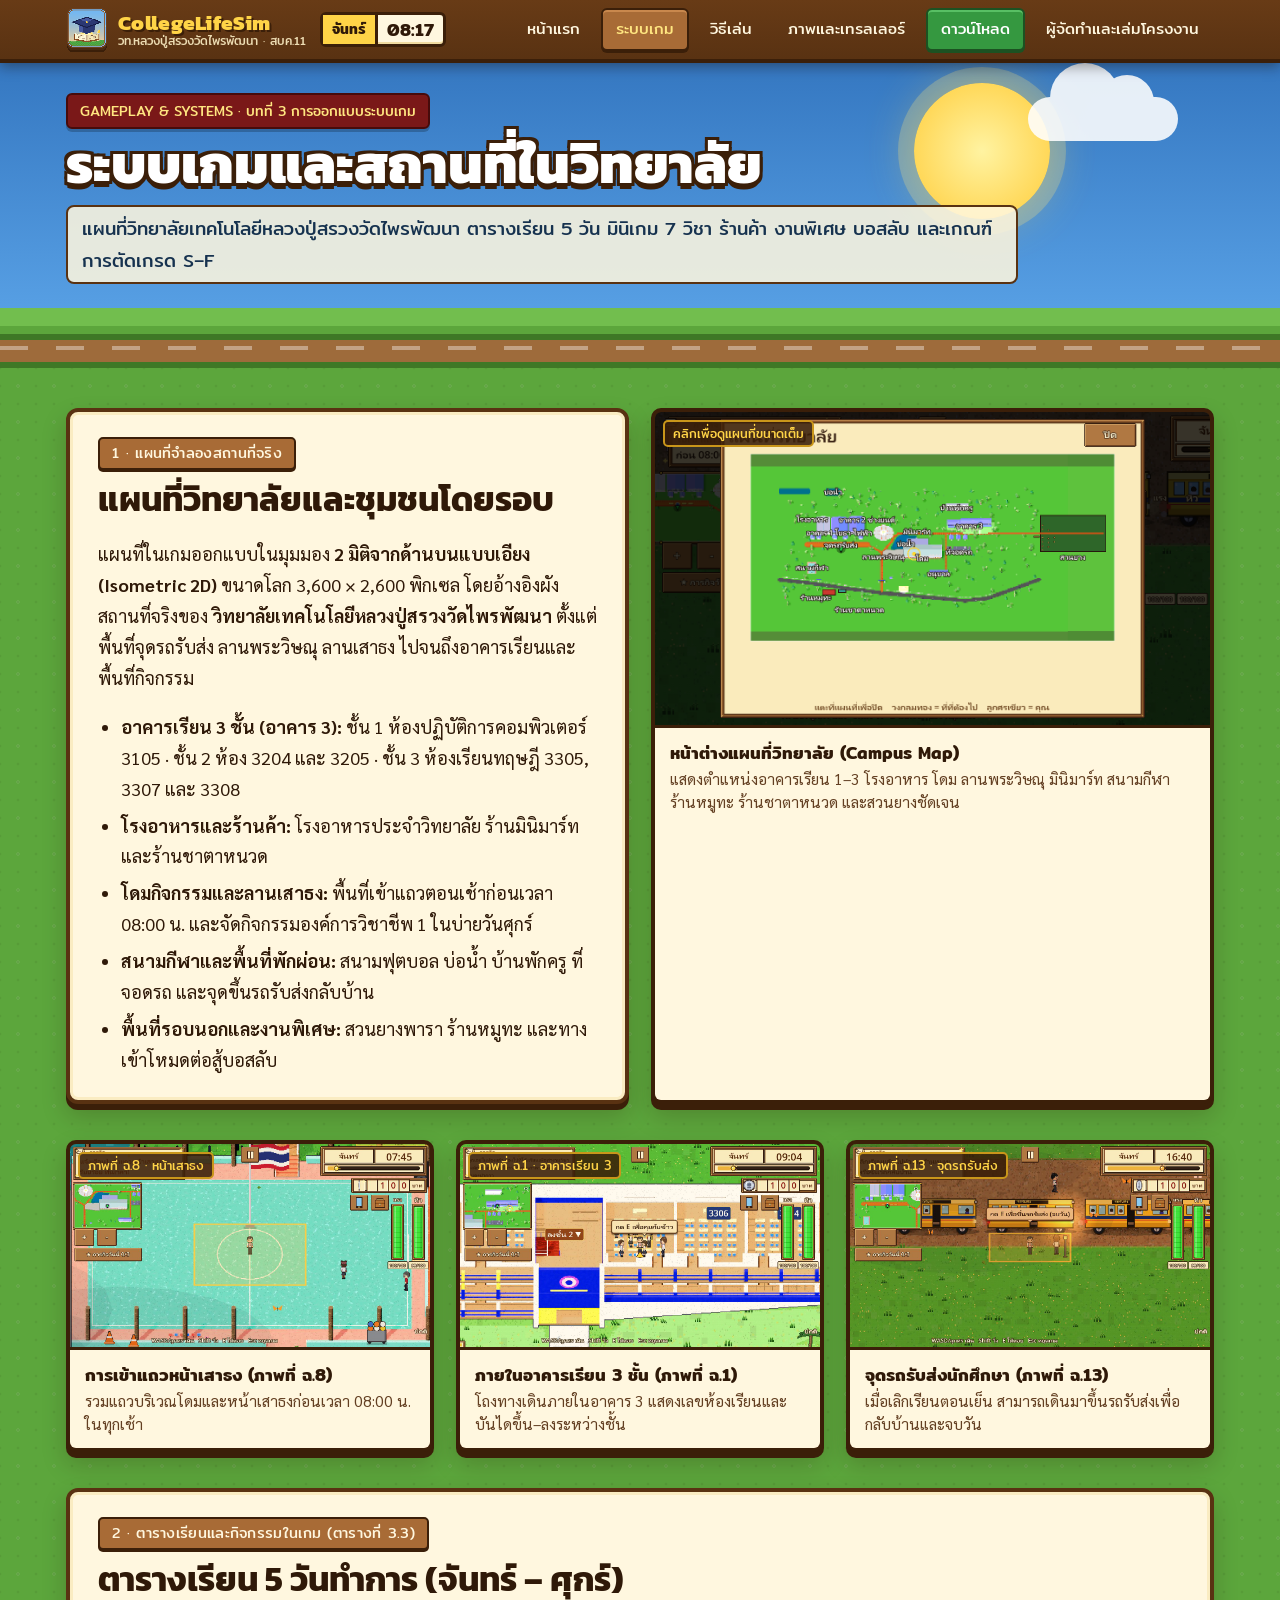
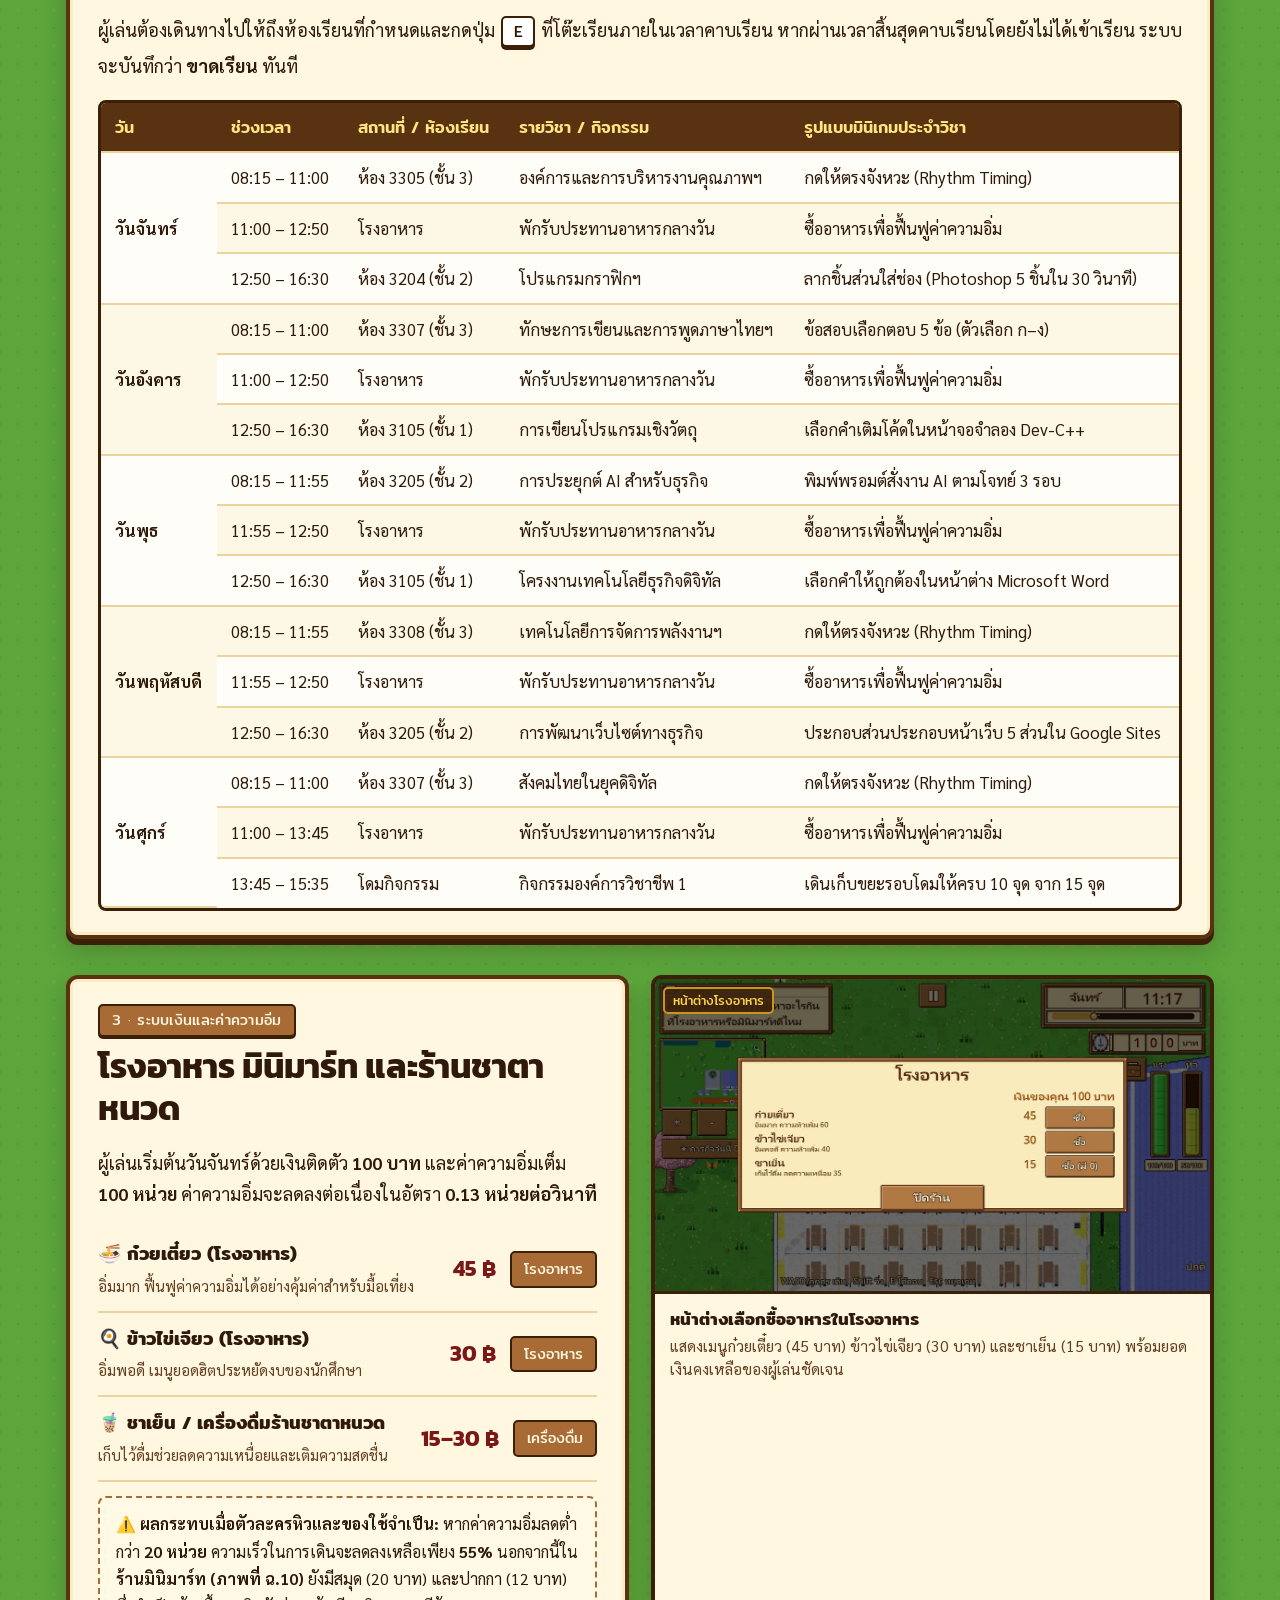
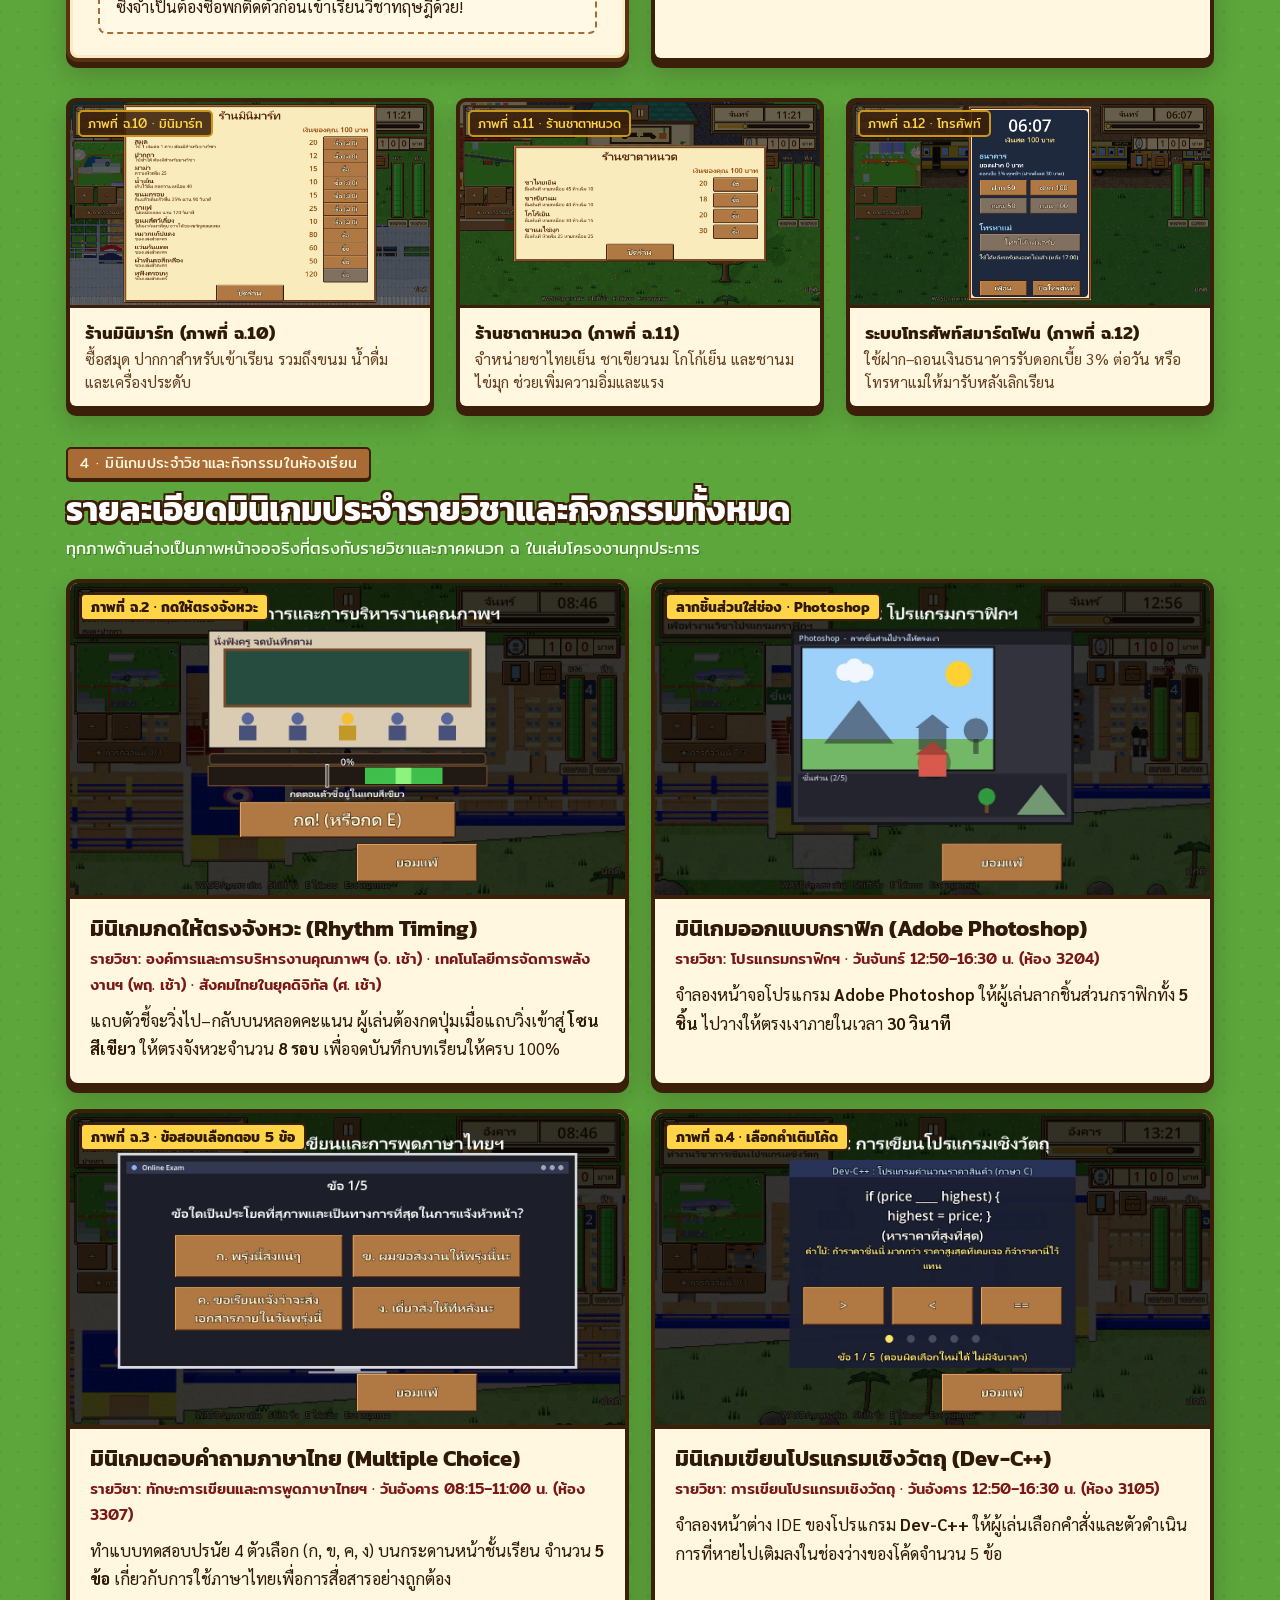
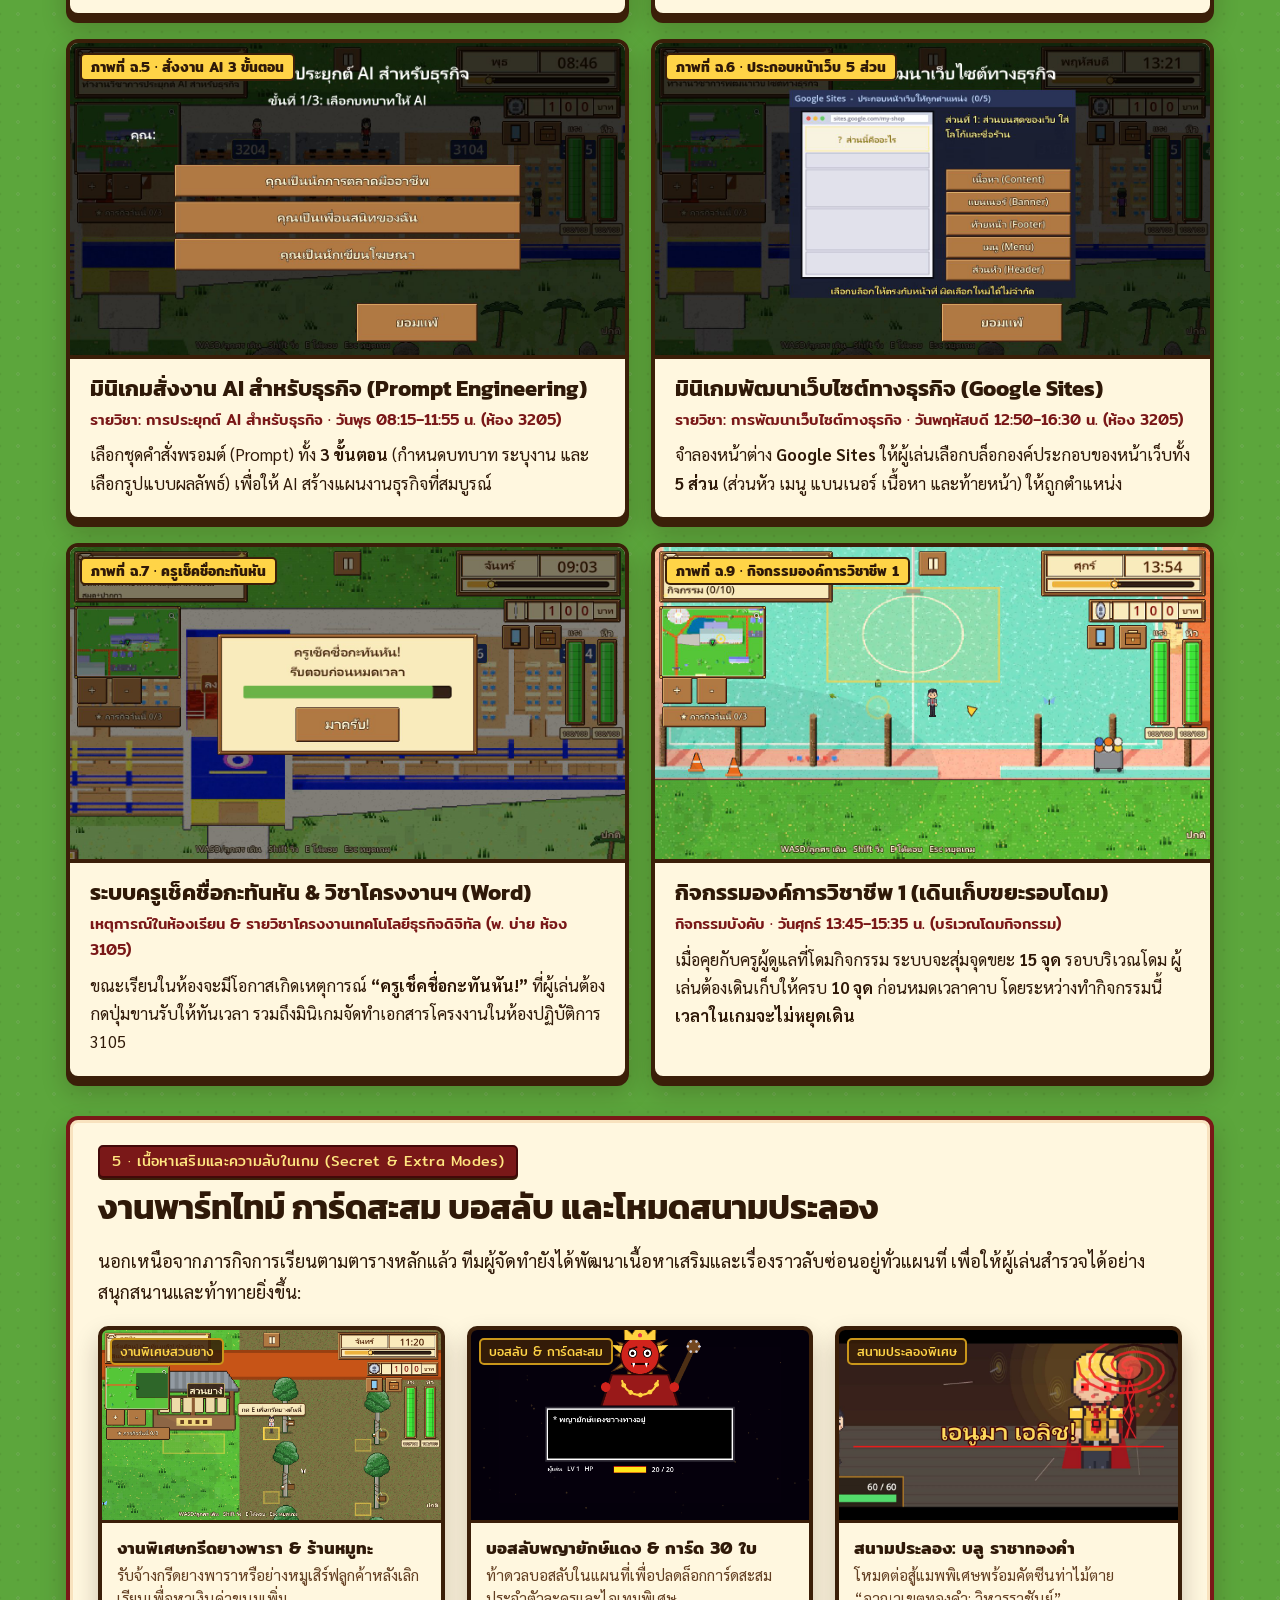
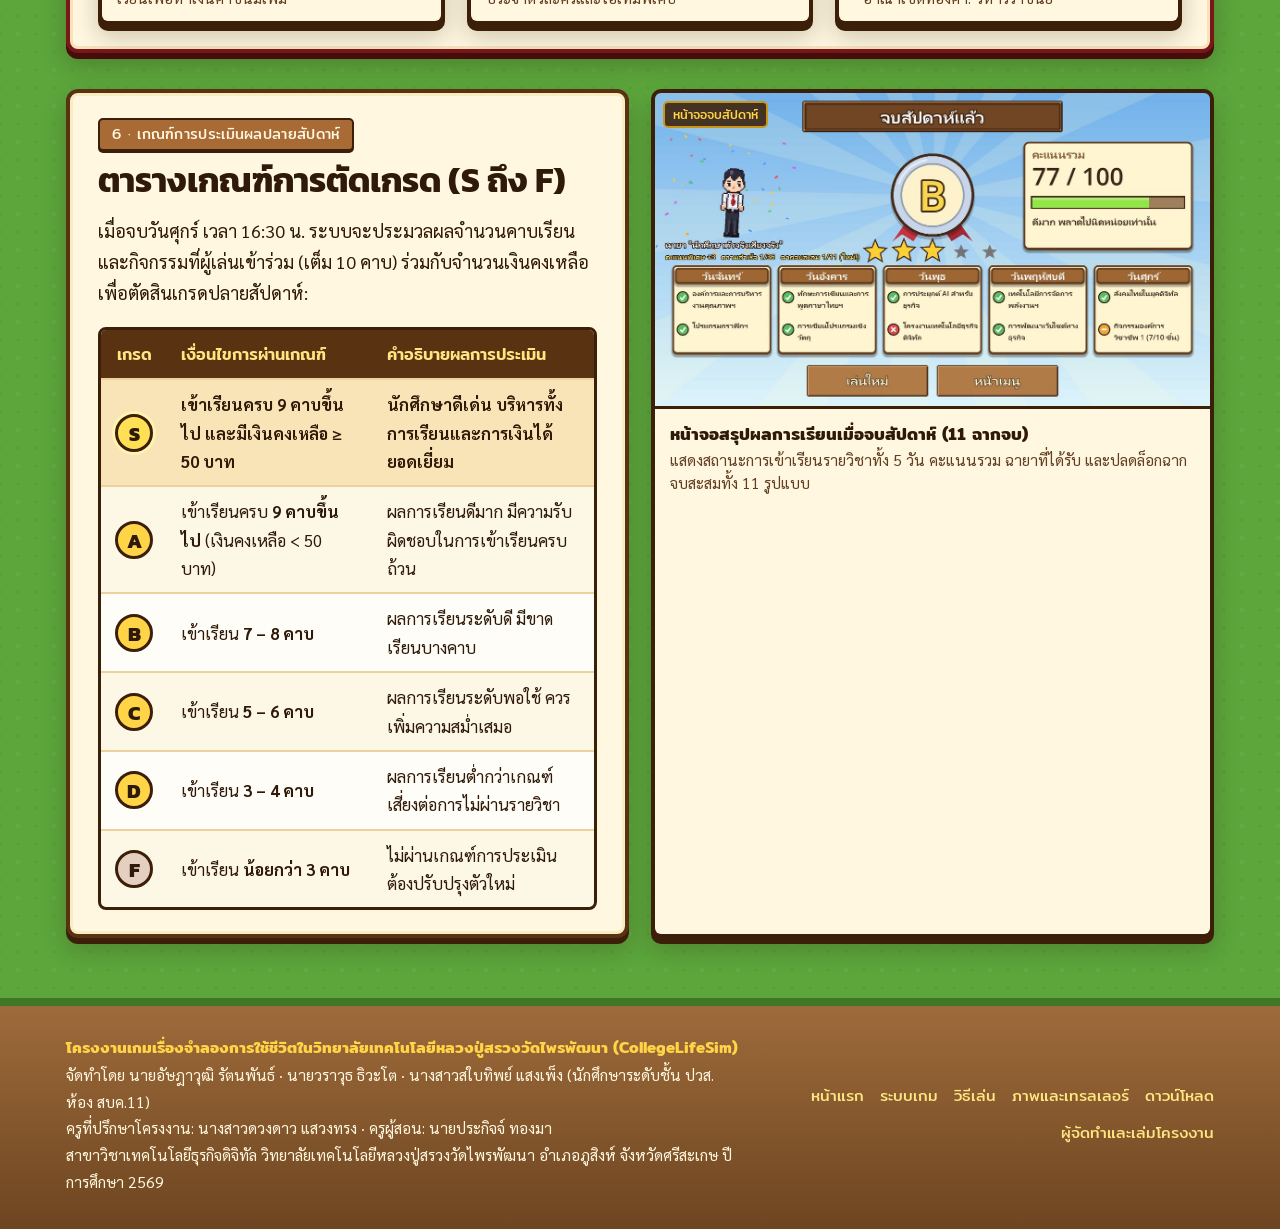
<file: gameplay.html>
<!doctype html>
<html lang="th">
<head>
  <meta charset="utf-8">
  <meta name="viewport" content="width=device-width, initial-scale=1">
  <title>ระบบเกม — CollegeLifeSim เกมเรื่องจำลองการใช้ชีวิตในวิทยาลัยเทคโนโลยีหลวงปู่สรวงวัดไพรพัฒนา</title>
  <meta name="description" content="เจาะลึกแผนที่วิทยาลัย ตารางเรียน 5 วัน มินิเกมประจำวิชาทั้ง 7 รูปแบบ ร้านค้าในโรงอาหาร งานพิเศษ บอสลับ สนามประลอง และเกณฑ์การประเมินเกรด S ถึง F">
  <link rel="icon" type="image/png" href="images/logo.png">
  <link rel="preconnect" href="https://fonts.googleapis.com">
  <link rel="preconnect" href="https://fonts.gstatic.com" crossorigin>
  <link href="https://fonts.googleapis.com/css2?family=Kanit:wght@700;800&family=Mitr:wght@400;500;600&family=Sarabun:wght@400;600;700&display=swap" rel="stylesheet">
  <link rel="stylesheet" href="style.css?v=20261118c">
</head>
<body>

<header class="topbar">
  <div class="wrap">
    <a class="brand" href="index.html">
      <img src="images/logo.png" width="42" height="42" alt="โลโก้เกม CollegeLifeSim">
      <div class="brand-text">
        <b>CollegeLifeSim</b>
        <small>วท.หลวงปู่สรวงวัดไพรพัฒนา · สบค.11</small>
      </div>
    </a>
    <div class="clock" title="เวลาในเกมจำลอง (1 นาทีในเกม = 1 วินาทีจริง)">
      <span class="day">จันทร์</span>
      <span class="time">08:15</span>
    </div>
    <button class="menu-btn" type="button" aria-expanded="false">☰ เมนู</button>
    <nav class="nav" aria-label="เมนูหลัก">
      <a href="index.html">หน้าแรก</a>
      <a href="gameplay.html" aria-current="page">ระบบเกม</a>
      <a href="howto.html">วิธีเล่น</a>
      <a href="gallery.html">ภาพและเทรลเลอร์</a>
      <a href="download.html" class="nav-cta">ดาวน์โหลด</a>
      <a href="about.html">ผู้จัดทำและเล่มโครงงาน</a>
    </nav>
  </div>
</header>

<section class="page-head">
  <div class="sun" aria-hidden="true"></div>
  <div class="cloud c1" aria-hidden="true"></div>
  <div class="wrap">
    <span class="badge maroon">GAMEPLAY &amp; SYSTEMS · บทที่ 3 การออกแบบระบบเกม</span>
    <h1>ระบบเกมและสถานที่ในวิทยาลัย</h1>
    <p>แผนที่วิทยาลัยเทคโนโลยีหลวงปู่สรวงวัดไพรพัฒนา ตารางเรียน 5 วัน มินิเกม 7 วิชา ร้านค้า งานพิเศษ บอสลับ และเกณฑ์การตัดเกรด S–F</p>
  </div>
  <div class="ground" aria-hidden="true"></div>
</section>

<main class="ground-section">
  <div class="wrap">

    <!-- 1. แผนที่และสถานที่สำคัญในวิทยาลัย -->
    <section class="grid-2">
      <div class="panel">
        <span class="label">1 · แผนที่จำลองสถานที่จริง</span>
        <h2>แผนที่วิทยาลัยและชุมชนโดยรอบ</h2>
        <p>
          แผนที่ในเกมออกแบบในมุมมอง <strong>2 มิติจากด้านบนแบบเอียง (Isometric 2D)</strong> ขนาดโลก 3,600 × 2,600 พิกเซล โดยอ้างอิงผังสถานที่จริงของ <strong>วิทยาลัยเทคโนโลยีหลวงปู่สรวงวัดไพรพัฒนา</strong> ตั้งแต่พื้นที่จุดรถรับส่ง ลานพระวิษณุ ลานเสาธง ไปจนถึงอาคารเรียนและพื้นที่กิจกรรม
        </p>
        <ul class="clean">
          <li><b>อาคารเรียน 3 ชั้น (อาคาร 3):</b> ชั้น 1 ห้องปฏิบัติการคอมพิวเตอร์ 3105 · ชั้น 2 ห้อง 3204 และ 3205 · ชั้น 3 ห้องเรียนทฤษฎี 3305, 3307 และ 3308</li>
          <li><b>โรงอาหารและร้านค้า:</b> โรงอาหารประจำวิทยาลัย ร้านมินิมาร์ท และร้านชาตาหนวด</li>
          <li><b>โดมกิจกรรมและลานเสาธง:</b> พื้นที่เข้าแถวตอนเช้าก่อนเวลา 08:00 น. และจัดกิจกรรมองค์การวิชาชีพ 1 ในบ่ายวันศุกร์</li>
          <li><b>สนามกีฬาและพื้นที่พักผ่อน:</b> สนามฟุตบอล บ่อน้ำ บ้านพักครู ที่จอดรถ และจุดขึ้นรถรับส่งกลับบ้าน</li>
          <li><b>พื้นที่รอบนอกและงานพิเศษ:</b> สวนยางพารา ร้านหมูทะ และทางเข้าโหมดต่อสู้บอสลับ</li>
        </ul>
      </div>

      <figure class="shot">
        <button type="button" data-zoom="images/bigmap.png" data-caption="หน้าต่างแผนที่วิทยาลัยในเกม แสดงตำแหน่งอาคาร 1–3 โรงอาหาร โดม มินิมาร์ท สนามกีฬา ร้านหมูทะ ร้านชาตาหนวด และสวนยาง">
          <span class="fig-tag">คลิกเพื่อดูแผนที่ขนาดเต็ม</span>
          <img src="images/bigmap.png" width="1280" height="720" alt="หน้าต่างแผนที่วิทยาลัยในเกม">
        </button>
        <figcaption>
          <b>หน้าต่างแผนที่วิทยาลัย (Campus Map)</b>
          แสดงตำแหน่งอาคารเรียน 1–3 โรงอาหาร โดม ลานพระวิษณุ มินิมาร์ท สนามกีฬา ร้านหมูทะ ร้านชาตาหนวด และสวนยางชัดเจน
        </figcaption>
      </figure>
    </section>

    <!-- ภาพสถานที่จริงในเกม (ตรงกับรูป 100%) -->
    <section class="grid-3">
      <figure class="shot">
        <button type="button" data-zoom="images/g08.jpg" data-caption="ภาพที่ ฉ.8 การเข้าแถวหน้าเสาธงก่อนเวลา 08.00 น. บริเวณโดมกิจกรรม">
          <span class="fig-tag">ภาพที่ ฉ.8 · หน้าเสาธง</span>
          <img src="images/g08.jpg" width="1280" height="720" loading="lazy" alt="การเข้าแถวหน้าเสาธงก่อนเวลา 08.00 น.">
        </button>
        <figcaption><b>การเข้าแถวหน้าเสาธง (ภาพที่ ฉ.8)</b>รวมแถวบริเวณโดมและหน้าเสาธงก่อนเวลา 08:00 น. ในทุกเช้า</figcaption>
      </figure>
      <figure class="shot">
        <button type="button" data-zoom="images/g01.jpg" data-caption="ภาพที่ ฉ.1 ภายในอาคาร 3 ขณะเดินเข้าห้องเรียน 3305">
          <span class="fig-tag">ภาพที่ ฉ.1 · อาคารเรียน 3</span>
          <img src="images/g01.jpg" width="1280" height="720" loading="lazy" alt="ภายในอาคาร 3 ขณะเดินเข้าห้องเรียน 3305">
        </button>
        <figcaption><b>ภายในอาคารเรียน 3 ชั้น (ภาพที่ ฉ.1)</b>โถงทางเดินภายในอาคาร 3 แสดงเลขห้องเรียนและบันไดขึ้น–ลงระหว่างชั้น</figcaption>
      </figure>
      <figure class="shot">
        <button type="button" data-zoom="images/g13.jpg" data-caption="ภาพที่ ฉ.13 จุดรถรับส่งสำหรับขึ้นรถกลับบ้านและจบวัน">
          <span class="fig-tag">ภาพที่ ฉ.13 · จุดรถรับส่ง</span>
          <img src="images/g13.jpg" width="1280" height="720" loading="lazy" alt="จุดรถรับส่งสำหรับขึ้นรถกลับบ้านและจบวัน">
        </button>
        <figcaption><b>จุดรถรับส่งนักศึกษา (ภาพที่ ฉ.13)</b>เมื่อเลิกเรียนตอนเย็น สามารถเดินมาขึ้นรถรับส่งเพื่อกลับบ้านและจบวัน</figcaption>
      </figure>
    </section>

    <!-- 2. ตารางเรียน 5 วันทำการ -->
    <section id="schedule" class="panel">
      <span class="label">2 · ตารางเรียนและกิจกรรมในเกม (ตารางที่ 3.3)</span>
      <h2>ตารางเรียน 5 วันทำการ (จันทร์ – ศุกร์)</h2>
      <p style="margin-top: 0;">
        ผู้เล่นต้องเดินทางไปให้ถึงห้องเรียนที่กำหนดและกดปุ่ม <kbd>E</kbd> ที่โต๊ะเรียนภายในเวลาคาบเรียน หากผ่านเวลาสิ้นสุดคาบเรียนโดยยังไม่ได้เข้าเรียน ระบบจะบันทึกว่า <strong>ขาดเรียน</strong> ทันที
      </p>
      <div class="table-scroll">
        <table>
          <thead>
            <tr>
              <th>วัน</th>
              <th>ช่วงเวลา</th>
              <th>สถานที่ / ห้องเรียน</th>
              <th>รายวิชา / กิจกรรม</th>
              <th>รูปแบบมินิเกมประจำวิชา</th>
            </tr>
          </thead>
          <tbody>
            <tr>
              <td rowspan="3"><b>วันจันทร์</b></td>
              <td>08:15 – 11:00</td>
              <td>ห้อง 3305 (ชั้น 3)</td>
              <td>องค์การและการบริหารงานคุณภาพฯ</td>
              <td>กดให้ตรงจังหวะ (Rhythm Timing)</td>
            </tr>
            <tr>
              <td>11:00 – 12:50</td>
              <td>โรงอาหาร</td>
              <td>พักรับประทานอาหารกลางวัน</td>
              <td>ซื้ออาหารเพื่อฟื้นฟูค่าความอิ่ม</td>
            </tr>
            <tr>
              <td>12:50 – 16:30</td>
              <td>ห้อง 3204 (ชั้น 2)</td>
              <td>โปรแกรมกราฟิกฯ</td>
              <td>ลากชิ้นส่วนใส่ช่อง (Photoshop 5 ชิ้นใน 30 วินาที)</td>
            </tr>
            <tr>
              <td rowspan="3"><b>วันอังคาร</b></td>
              <td>08:15 – 11:00</td>
              <td>ห้อง 3307 (ชั้น 3)</td>
              <td>ทักษะการเขียนและการพูดภาษาไทยฯ</td>
              <td>ข้อสอบเลือกตอบ 5 ข้อ (ตัวเลือก ก–ง)</td>
            </tr>
            <tr>
              <td>11:00 – 12:50</td>
              <td>โรงอาหาร</td>
              <td>พักรับประทานอาหารกลางวัน</td>
              <td>ซื้ออาหารเพื่อฟื้นฟูค่าความอิ่ม</td>
            </tr>
            <tr>
              <td>12:50 – 16:30</td>
              <td>ห้อง 3105 (ชั้น 1)</td>
              <td>การเขียนโปรแกรมเชิงวัตถุ</td>
              <td>เลือกคำเติมโค้ดในหน้าจอจำลอง Dev-C++</td>
            </tr>
            <tr>
              <td rowspan="3"><b>วันพุธ</b></td>
              <td>08:15 – 11:55</td>
              <td>ห้อง 3205 (ชั้น 2)</td>
              <td>การประยุกต์ AI สำหรับธุรกิจ</td>
              <td>พิมพ์พรอมต์สั่งงาน AI ตามโจทย์ 3 รอบ</td>
            </tr>
            <tr>
              <td>11:55 – 12:50</td>
              <td>โรงอาหาร</td>
              <td>พักรับประทานอาหารกลางวัน</td>
              <td>ซื้ออาหารเพื่อฟื้นฟูค่าความอิ่ม</td>
            </tr>
            <tr>
              <td>12:50 – 16:30</td>
              <td>ห้อง 3105 (ชั้น 1)</td>
              <td>โครงงานเทคโนโลยีธุรกิจดิจิทัล</td>
              <td>เลือกคำให้ถูกต้องในหน้าต่าง Microsoft Word</td>
            </tr>
            <tr>
              <td rowspan="3"><b>วันพฤหัสบดี</b></td>
              <td>08:15 – 11:55</td>
              <td>ห้อง 3308 (ชั้น 3)</td>
              <td>เทคโนโลยีการจัดการพลังงานฯ</td>
              <td>กดให้ตรงจังหวะ (Rhythm Timing)</td>
            </tr>
            <tr>
              <td>11:55 – 12:50</td>
              <td>โรงอาหาร</td>
              <td>พักรับประทานอาหารกลางวัน</td>
              <td>ซื้ออาหารเพื่อฟื้นฟูค่าความอิ่ม</td>
            </tr>
            <tr>
              <td>12:50 – 16:30</td>
              <td>ห้อง 3205 (ชั้น 2)</td>
              <td>การพัฒนาเว็บไซต์ทางธุรกิจ</td>
              <td>ประกอบส่วนประกอบหน้าเว็บ 5 ส่วนใน Google Sites</td>
            </tr>
            <tr>
              <td rowspan="3"><b>วันศุกร์</b></td>
              <td>08:15 – 11:00</td>
              <td>ห้อง 3307 (ชั้น 3)</td>
              <td>สังคมไทยในยุคดิจิทัล</td>
              <td>กดให้ตรงจังหวะ (Rhythm Timing)</td>
            </tr>
            <tr>
              <td>11:00 – 13:45</td>
              <td>โรงอาหาร</td>
              <td>พักรับประทานอาหารกลางวัน</td>
              <td>ซื้ออาหารเพื่อฟื้นฟูค่าความอิ่ม</td>
            </tr>
            <tr>
              <td>13:45 – 15:35</td>
              <td>โดมกิจกรรม</td>
              <td>กิจกรรมองค์การวิชาชีพ 1</td>
              <td>เดินเก็บขยะรอบโดมให้ครบ 10 จุด จาก 15 จุด</td>
            </tr>
          </tbody>
        </table>
      </div>
    </section>

    <!-- 3. โรงอาหาร ร้านค้า และระบบความหิว (รูปตรงกับกล่องข้อความ 100%) -->
    <section class="grid-2">
      <div class="panel">
        <span class="label">3 · ระบบเงินและค่าความอิ่ม</span>
        <h2>โรงอาหาร มินิมาร์ท และร้านชาตาหนวด</h2>
        <p>
          ผู้เล่นเริ่มต้นวันจันทร์ด้วยเงินติดตัว <strong>100 บาท</strong> และค่าความอิ่มเต็ม <strong>100 หน่วย</strong> ค่าความอิ่มจะลดลงต่อเนื่องในอัตรา <strong>0.13 หน่วยต่อวินาที</strong>
        </p>
        <div class="shop-row">
          <div>
            <b>🍜 ก๋วยเตี๋ยว (โรงอาหาร)</b>
            <small>อิ่มมาก ฟื้นฟูค่าความอิ่มได้อย่างคุ้มค่าสำหรับมื้อเที่ยง</small>
          </div>
          <span class="price">45 ฿</span>
          <span class="buy">โรงอาหาร</span>
        </div>
        <div class="shop-row">
          <div>
            <b>🍳 ข้าวไข่เจียว (โรงอาหาร)</b>
            <small>อิ่มพอดี เมนูยอดฮิตประหยัดงบของนักศึกษา</small>
          </div>
          <span class="price">30 ฿</span>
          <span class="buy">โรงอาหาร</span>
        </div>
        <div class="shop-row">
          <div>
            <b>🧋 ชาเย็น / เครื่องดื่มร้านชาตาหนวด</b>
            <small>เก็บไว้ดื่มช่วยลดความเหนื่อยและเติมความสดชื่น</small>
          </div>
          <span class="price">15–30 ฿</span>
          <span class="buy">เครื่องดื่ม</span>
        </div>
        <div class="note" style="margin-top: 14px;">
          <b>⚠️ ผลกระทบเมื่อตัวละครหิวและของใช้จำเป็น:</b> หากค่าความอิ่มลดต่ำกว่า <strong>20 หน่วย</strong> ความเร็วในการเดินจะลดลงเหลือเพียง <strong>55%</strong> นอกจากนี้ใน <strong>ร้านมินิมาร์ท (ภาพที่ ฉ.10)</strong> ยังมีสมุด (20 บาท) และปากกา (12 บาท) ซึ่งจำเป็นต้องซื้อพกติดตัวก่อนเข้าเรียนวิชาทฤษฎีด้วย!
        </div>
      </div>

      <figure class="shot">
        <button type="button" data-zoom="images/shot5.jpg" data-caption="หน้าต่างร้านอาหารในโรงอาหาร แสดงเมนูก๋วยเตี๋ยว (45 บาท) ข้าวไข่เจียว (30 บาท) และชาเย็น (15 บาท)">
          <span class="fig-tag">หน้าต่างโรงอาหาร</span>
          <img src="images/shot5.jpg" width="1280" height="720" loading="lazy" alt="หน้าต่างร้านอาหารในโรงอาหาร">
        </button>
        <figcaption>
          <b>หน้าต่างเลือกซื้ออาหารในโรงอาหาร</b>
          แสดงเมนูก๋วยเตี๋ยว (45 บาท) ข้าวไข่เจียว (30 บาท) และชาเย็น (15 บาท) พร้อมยอดเงินคงเหลือของผู้เล่นชัดเจน
        </figcaption>
      </figure>
    </section>

    <!-- ร้านมินิมาร์ท ร้านชาตาหนวด และโทรศัพท์ในเกม -->
    <section class="grid-3">
      <figure class="shot">
        <button type="button" data-zoom="images/g10.jpg" data-caption="ภาพที่ ฉ.10 ร้านมินิมาร์ทสำหรับซื้ออาหารและของใช้ (สมุด ปากกา มาม่า น้ำเย็น กาแฟ และของตกแต่ง)">
          <span class="fig-tag">ภาพที่ ฉ.10 · มินิมาร์ท</span>
          <img src="images/g10.jpg" width="1280" height="720" loading="lazy" alt="ร้านมินิมาร์ทสำหรับซื้ออาหารและของใช้">
        </button>
        <figcaption><b>ร้านมินิมาร์ท (ภาพที่ ฉ.10)</b>ซื้อสมุด ปากกาสำหรับเข้าเรียน รวมถึงขนม น้ำดื่ม และเครื่องประดับ</figcaption>
      </figure>
      <figure class="shot">
        <button type="button" data-zoom="images/g11.jpg" data-caption="ภาพที่ ฉ.11 ร้านชาตาหนวดสำหรับซื้อเครื่องดื่ม (ชาไทยเย็น ชาเขียวนม โกโก้เย็น ชานมไข่มุก)">
          <span class="fig-tag">ภาพที่ ฉ.11 · ร้านชาตาหนวด</span>
          <img src="images/g11.jpg" width="1280" height="720" loading="lazy" alt="ร้านชาตาหนวดสำหรับซื้อเครื่องดื่ม">
        </button>
        <figcaption><b>ร้านชาตาหนวด (ภาพที่ ฉ.11)</b>จำหน่ายชาไทยเย็น ชาเขียวนม โกโก้เย็น และชานมไข่มุก ช่วยเพิ่มความอิ่มและแรง</figcaption>
      </figure>
      <figure class="shot">
        <button type="button" data-zoom="images/g12.jpg" data-caption="ภาพที่ ฉ.12 โทรศัพท์ในเกมสำหรับฝากถอนเงินธนาคารและโทรหาแม่">
          <span class="fig-tag">ภาพที่ ฉ.12 · โทรศัพท์</span>
          <img src="images/g12.jpg" width="1280" height="720" loading="lazy" alt="โทรศัพท์ในเกมสำหรับฝากถอนเงินและโทรหาแม่">
        </button>
        <figcaption><b>ระบบโทรศัพท์สมาร์ตโฟน (ภาพที่ ฉ.12)</b>ใช้ฝาก–ถอนเงินธนาคารรับดอกเบี้ย 3% ต่อวัน หรือโทรหาแม่ให้มารับหลังเลิกเรียน</figcaption>
      </figure>
    </section>

    <!-- 4. มินิเกมประจำรายวิชาและกิจกรรม (รูปตรงกับกล่องข้อความทุกใบ 100%) -->
    <section id="minigames">
      <div class="sec-head">
        <div>
          <span class="label">4 · มินิเกมประจำวิชาและกิจกรรมในห้องเรียน</span>
          <h2 class="on-grass">รายละเอียดมินิเกมประจำรายวิชาและกิจกรรมทั้งหมด</h2>
          <p>ทุกภาพด้านล่างเป็นภาพหน้าจอจริงที่ตรงกับรายวิชาและภาคผนวก ฉ ในเล่มโครงงานทุกประการ</p>
        </div>
      </div>

      <div class="mini-grid">
        <article class="mini-card">
          <button type="button" class="mini-img" data-zoom="images/g02.jpg" data-caption="ภาพที่ ฉ.2 มินิเกมกดให้ตรงจังหวะ (วิชาองค์การและการบริหารงานคุณภาพฯ)">
            <span class="no">ภาพที่ ฉ.2 · กดให้ตรงจังหวะ</span>
            <img src="images/g02.jpg" width="1280" height="720" loading="lazy" alt="ภาพที่ ฉ.2 มินิเกมกดให้ตรงจังหวะ">
          </button>
          <div class="mini-body">
            <h3>มินิเกมกดให้ตรงจังหวะ (Rhythm Timing)</h3>
            <div class="subj">รายวิชา: องค์การและการบริหารงานคุณภาพฯ (จ. เช้า) · เทคโนโลยีการจัดการพลังงานฯ (พฤ. เช้า) · สังคมไทยในยุคดิจิทัล (ศ. เช้า)</div>
            <p>แถบตัวชี้จะวิ่งไป–กลับบนหลอดคะแนน ผู้เล่นต้องกดปุ่มเมื่อแถบวิ่งเข้าสู่ <strong>โซนสีเขียว</strong> ให้ตรงจังหวะจำนวน <strong>8 รอบ</strong> เพื่อจดบันทึกบทเรียนให้ครบ 100%</p>
          </div>
        </article>

        <article class="mini-card">
          <button type="button" class="mini-img" data-zoom="images/shot4.jpg" data-caption="มินิเกมวิชาโปรแกรมกราฟิกฯ จำลองหน้าต่าง Adobe Photoshop ลากชิ้นส่วนไปวางให้ตรงเงา">
            <span class="no">ลากชิ้นส่วนใส่ช่อง · Photoshop</span>
            <img src="images/shot4.jpg" width="1280" height="720" loading="lazy" alt="มินิเกมวิชาโปรแกรมกราฟิก Photoshop">
          </button>
          <div class="mini-body">
            <h3>มินิเกมออกแบบกราฟิก (Adobe Photoshop)</h3>
            <div class="subj">รายวิชา: โปรแกรมกราฟิกฯ · วันจันทร์ 12:50–16:30 น. (ห้อง 3204)</div>
            <p>จำลองหน้าจอโปรแกรม <strong>Adobe Photoshop</strong> ให้ผู้เล่นลากชิ้นส่วนกราฟิกทั้ง <strong>5 ชิ้น</strong> ไปวางให้ตรงเงาภายในเวลา <strong>30 วินาที</strong></p>
          </div>
        </article>

        <article class="mini-card">
          <button type="button" class="mini-img" data-zoom="images/g03.jpg" data-caption="ภาพที่ ฉ.3 มินิเกมข้อสอบเลือกตอบ (วิชาทักษะการเขียนและการพูดภาษาไทยฯ)">
            <span class="no">ภาพที่ ฉ.3 · ข้อสอบเลือกตอบ 5 ข้อ</span>
            <img src="images/g03.jpg" width="1280" height="720" loading="lazy" alt="ภาพที่ ฉ.3 มินิเกมข้อสอบเลือกตอบวิชาภาษาไทย">
          </button>
          <div class="mini-body">
            <h3>มินิเกมตอบคำถามภาษาไทย (Multiple Choice)</h3>
            <div class="subj">รายวิชา: ทักษะการเขียนและการพูดภาษาไทยฯ · วันอังคาร 08:15–11:00 น. (ห้อง 3307)</div>
            <p>ทำแบบทดสอบปรนัย 4 ตัวเลือก (ก, ข, ค, ง) บนกระดานหน้าชั้นเรียน จำนวน <strong>5 ข้อ</strong> เกี่ยวกับการใช้ภาษาไทยเพื่อการสื่อสารอย่างถูกต้อง</p>
          </div>
        </article>

        <article class="mini-card">
          <button type="button" class="mini-img" data-zoom="images/g04.jpg" data-caption="ภาพที่ ฉ.4 มินิเกมเลือกคำเติมโค้ดบนจอจำลอง Dev-C++ (วิชาการเขียนโปรแกรมเชิงวัตถุ)">
            <span class="no">ภาพที่ ฉ.4 · เลือกคำเติมโค้ด</span>
            <img src="images/g04.jpg" width="1280" height="720" loading="lazy" alt="ภาพที่ ฉ.4 มินิเกมเลือกคำเติมโค้ดบนจอจำลอง Dev-C++">
          </button>
          <div class="mini-body">
            <h3>มินิเกมเขียนโปรแกรมเชิงวัตถุ (Dev-C++)</h3>
            <div class="subj">รายวิชา: การเขียนโปรแกรมเชิงวัตถุ · วันอังคาร 12:50–16:30 น. (ห้อง 3105)</div>
            <p>จำลองหน้าต่าง IDE ของโปรแกรม <strong>Dev-C++</strong> ให้ผู้เล่นเลือกคำสั่งและตัวดำเนินการที่หายไปเติมลงในช่องว่างของโค้ดจำนวน 5 ข้อ</p>
          </div>
        </article>

        <article class="mini-card">
          <button type="button" class="mini-img" data-zoom="images/g05.jpg" data-caption="ภาพที่ ฉ.5 มินิเกมเลือกพรอมต์สั่งงาน AI (วิชาการประยุกต์ AI สำหรับธุรกิจ)">
            <span class="no">ภาพที่ ฉ.5 · สั่งงาน AI 3 ขั้นตอน</span>
            <img src="images/g05.jpg" width="1280" height="720" loading="lazy" alt="ภาพที่ ฉ.5 มินิเกมเลือกพรอมต์สั่งงาน AI">
          </button>
          <div class="mini-body">
            <h3>มินิเกมสั่งงาน AI สำหรับธุรกิจ (Prompt Engineering)</h3>
            <div class="subj">รายวิชา: การประยุกต์ AI สำหรับธุรกิจ · วันพุธ 08:15–11:55 น. (ห้อง 3205)</div>
            <p>เลือกชุดคำสั่งพรอมต์ (Prompt) ทั้ง <strong>3 ขั้นตอน</strong> (กำหนดบทบาท ระบุงาน และเลือกรูปแบบผลลัพธ์) เพื่อให้ AI สร้างแผนงานธุรกิจที่สมบูรณ์</p>
          </div>
        </article>

        <article class="mini-card">
          <button type="button" class="mini-img" data-zoom="images/g06.jpg" data-caption="ภาพที่ ฉ.6 มินิเกมประกอบหน้าเว็บบนจอจำลอง Google Sites (วิชาการพัฒนาเว็บไซต์ทางธุรกิจ)">
            <span class="no">ภาพที่ ฉ.6 · ประกอบหน้าเว็บ 5 ส่วน</span>
            <img src="images/g06.jpg" width="1280" height="720" loading="lazy" alt="ภาพที่ ฉ.6 มินิเกมประกอบหน้าเว็บบนจอจำลอง Google Sites">
          </button>
          <div class="mini-body">
            <h3>มินิเกมพัฒนาเว็บไซต์ทางธุรกิจ (Google Sites)</h3>
            <div class="subj">รายวิชา: การพัฒนาเว็บไซต์ทางธุรกิจ · วันพฤหัสบดี 12:50–16:30 น. (ห้อง 3205)</div>
            <p>จำลองหน้าต่าง <strong>Google Sites</strong> ให้ผู้เล่นเลือกบล็อกองค์ประกอบของหน้าเว็บทั้ง <strong>5 ส่วน</strong> (ส่วนหัว เมนู แบนเนอร์ เนื้อหา และท้ายหน้า) ให้ถูกตำแหน่ง</p>
          </div>
        </article>

        <article class="mini-card">
          <button type="button" class="mini-img" data-zoom="images/g07.jpg" data-caption="ภาพที่ ฉ.7 เหตุการณ์สุ่มครูเช็คชื่อกะทันหัน ต้องรีบกดปุ่ม มาครับ! ก่อนหมดเวลา">
            <span class="no">ภาพที่ ฉ.7 · ครูเช็คชื่อกะทันหัน</span>
            <img src="images/g07.jpg" width="1280" height="720" loading="lazy" alt="ภาพที่ ฉ.7 เหตุการณ์สุ่มครูเช็คชื่อกะทันหัน">
          </button>
          <div class="mini-body">
            <h3>ระบบครูเช็คชื่อกะทันหัน &amp; วิชาโครงงานฯ (Word)</h3>
            <div class="subj">เหตุการณ์ในห้องเรียน &amp; รายวิชาโครงงานเทคโนโลยีธุรกิจดิจิทัล (พ. บ่าย ห้อง 3105)</div>
            <p>ขณะเรียนในห้องจะมีโอกาสเกิดเหตุการณ์ <strong>“ครูเช็คชื่อกะทันหัน!”</strong> ที่ผู้เล่นต้องกดปุ่มขานรับให้ทันเวลา รวมถึงมินิเกมจัดทำเอกสารโครงงานในห้องปฏิบัติการ 3105</p>
          </div>
        </article>

        <article class="mini-card">
          <button type="button" class="mini-img" data-zoom="images/g09.jpg" data-caption="ภาพที่ ฉ.9 กิจกรรมเก็บขยะรอบโดมในวันศุกร์ (กิจกรรมองค์การวิชาชีพ 1)">
            <span class="no">ภาพที่ ฉ.9 · กิจกรรมองค์การวิชาชีพ 1</span>
            <img src="images/g09.jpg" width="1280" height="720" loading="lazy" alt="ภาพที่ ฉ.9 กิจกรรมเก็บขยะรอบโดมในวันศุกร์">
          </button>
          <div class="mini-body">
            <h3>กิจกรรมองค์การวิชาชีพ 1 (เดินเก็บขยะรอบโดม)</h3>
            <div class="subj">กิจกรรมบังคับ · วันศุกร์ 13:45–15:35 น. (บริเวณโดมกิจกรรม)</div>
            <p>เมื่อคุยกับครูผู้ดูแลที่โดมกิจกรรม ระบบจะสุ่มจุดขยะ <strong>15 จุด</strong> รอบบริเวณโดม ผู้เล่นต้องเดินเก็บให้ครบ <strong>10 จุด</strong> ก่อนหมดเวลาคาบ โดยระหว่างทำกิจกรรมนี้ <strong>เวลาในเกมจะไม่หยุดเดิน</strong></p>
          </div>
        </article>
      </div>
    </section>

    <!-- 5. กิจกรรมเสริม รายได้พิเศษ บอสลับ และโหมดสนามประลอง -->
    <section class="panel maroon-frame">
      <span class="label maroon">5 · เนื้อหาเสริมและความลับในเกม (Secret &amp; Extra Modes)</span>
      <h2>งานพาร์ทไทม์ การ์ดสะสม บอสลับ และโหมดสนามประลอง</h2>
      <p>
        นอกเหนือจากภารกิจการเรียนตามตารางหลักแล้ว ทีมผู้จัดทำยังได้พัฒนาเนื้อหาเสริมและเรื่องราวลับซ่อนอยู่ทั่วแผนที่ เพื่อให้ผู้เล่นสำรวจได้อย่างสนุกสนานและท้าทายยิ่งขึ้น:
      </p>

      <div class="grid-3" style="margin-top: 16px;">
        <figure class="shot">
          <button type="button" data-zoom="images/rubber.png" data-caption="งานพิเศษสวนยางพารา — กด E เพื่อกรีดยางหารายได้เสริมนอกเวลาเรียน">
            <span class="fig-tag">งานพิเศษสวนยาง</span>
            <img src="images/rubber.png" width="1280" height="720" loading="lazy" alt="งานพิเศษกรีดยางพารา">
          </button>
          <figcaption><b>งานพิเศษกรีดยางพารา &amp; ร้านหมูทะ</b>รับจ้างกรีดยางพาราหรือย่างหมูเสิร์ฟลูกค้าหลังเลิกเรียนเพื่อหาเงินค่าขนมเพิ่ม</figcaption>
        </figure>

        <figure class="shot">
          <button type="button" data-zoom="images/boss-yak.png" data-caption="การต่อสู้กับบอสลับ พญายักษ์แดง และดรอปการ์ดสะสมหายาก">
            <span class="fig-tag">บอสลับ &amp; การ์ดสะสม</span>
            <img src="images/boss-yak.png" width="1280" height="720" loading="lazy" alt="การต่อสู้กับบอสลับ พญายักษ์แดง">
          </button>
          <figcaption><b>บอสลับพญายักษ์แดง &amp; การ์ด 30 ใบ</b>ท้าดวลบอสลับในแผนที่เพื่อปลดล็อกการ์ดสะสมประจำตัวละครและไอเทมพิเศษ</figcaption>
        </figure>

        <figure class="shot">
          <button type="button" data-zoom="images/boss-blue-ult.jpg" data-caption="สนามประลองพิเศษ — บลู ราชาทองคำ ใช้ท่าไม้ตาย อาณาเขตทองคำ วิหารราชันย์">
            <span class="fig-tag">สนามประลองพิเศษ</span>
            <img src="images/boss-blue-ult.jpg" width="1280" height="720" loading="lazy" alt="บลู ราชาทองคำ อาณาเขตทองคำ">
          </button>
          <figcaption><b>สนามประลอง: บลู ราชาทองคำ</b>โหมดต่อสู้แมพพิเศษพร้อมคัตซีนท่าไม้ตาย “อาณาเขตทองคำ: วิหารราชันย์”</figcaption>
        </figure>
      </div>
    </section>

    <!-- 6. เกณฑ์การประเมินเกรดเมื่อจบสัปดาห์ (ตารางจากบทที่ 3) -->
    <section class="grid-2">
      <div class="panel">
        <span class="label">6 · เกณฑ์การประเมินผลปลายสัปดาห์</span>
        <h2>ตารางเกณฑ์การตัดเกรด (S ถึง F)</h2>
        <p style="margin-top: 0;">เมื่อจบวันศุกร์ เวลา 16:30 น. ระบบจะประมวลผลจำนวนคาบเรียนและกิจกรรมที่ผู้เล่นเข้าร่วม (เต็ม 10 คาบ) ร่วมกับจำนวนเงินคงเหลือ เพื่อตัดสินเกรดปลายสัปดาห์:</p>
        <div class="table-scroll">
          <table>
            <thead>
              <tr>
                <th class="center">เกรด</th>
                <th>เงื่อนไขการผ่านเกณฑ์</th>
                <th>คำอธิบายผลการประเมิน</th>
              </tr>
            </thead>
            <tbody>
              <tr class="highlight-row">
                <td class="center"><span class="grade g-s">S</span></td>
                <td>เข้าเรียนครบ <b>9 คาบขึ้นไป</b> และมีเงินคงเหลือ <b>≥ 50 บาท</b></td>
                <td>นักศึกษาดีเด่น บริหารทั้งการเรียนและการเงินได้ยอดเยี่ยม</td>
              </tr>
              <tr>
                <td class="center"><span class="grade">A</span></td>
                <td>เข้าเรียนครบ <b>9 คาบขึ้นไป</b> (เงินคงเหลือ &lt; 50 บาท)</td>
                <td>ผลการเรียนดีมาก มีความรับผิดชอบในการเข้าเรียนครบถ้วน</td>
              </tr>
              <tr>
                <td class="center"><span class="grade">B</span></td>
                <td>เข้าเรียน <b>7 – 8 คาบ</b></td>
                <td>ผลการเรียนระดับดี มีขาดเรียนบางคาบ</td>
              </tr>
              <tr>
                <td class="center"><span class="grade">C</span></td>
                <td>เข้าเรียน <b>5 – 6 คาบ</b></td>
                <td>ผลการเรียนระดับพอใช้ ควรเพิ่มความสม่ำเสมอ</td>
              </tr>
              <tr>
                <td class="center"><span class="grade">D</span></td>
                <td>เข้าเรียน <b>3 – 4 คาบ</b></td>
                <td>ผลการเรียนต่ำกว่าเกณฑ์ เสี่ยงต่อการไม่ผ่านรายวิชา</td>
              </tr>
              <tr>
                <td class="center"><span class="grade g-f">F</span></td>
                <td>เข้าเรียน <b>น้อยกว่า 3 คาบ</b></td>
                <td>ไม่ผ่านเกณฑ์การประเมิน ต้องปรับปรุงตัวใหม่</td>
              </tr>
            </tbody>
          </table>
        </div>
      </div>

      <figure class="shot">
        <button type="button" data-zoom="images/shot6.jpg" data-caption="หน้าจอสรุปผลการเรียนปลายสัปดาห์ แสดงรายการวิชาทั้ง 5 วัน คะแนนรวม ฉายา และเกรดที่ได้รับ">
          <span class="fig-tag">หน้าจอจบสัปดาห์</span>
          <img src="images/shot6.jpg" width="1280" height="720" loading="lazy" alt="หน้าจอสรุปผลการเรียนปลายสัปดาห์">
        </button>
        <figcaption>
          <b>หน้าจอสรุปผลการเรียนเมื่อจบสัปดาห์ (11 ฉากจบ)</b>
          แสดงสถานะการเข้าเรียนรายวิชาทั้ง 5 วัน คะแนนรวม ฉายาที่ได้รับ และปลดล็อกฉากจบสะสมทั้ง 11 รูปแบบ
        </figcaption>
      </figure>
    </section>

  </div>
</main>

<div class="lightbox" id="lightbox" role="dialog" aria-modal="true" aria-label="ภาพขนาดใหญ่" hidden>
  <button type="button" class="btn light close">✕ ปิด (Esc)</button>
  <figure>
    <img src="images/shot1.jpg" alt="">
    <figcaption></figcaption>
    <div class="nav-arrows">
      <button type="button" class="btn light prev">← ภาพก่อนหน้า</button>
      <button type="button" class="btn light next">ภาพถัดไป →</button>
    </div>
  </figure>
</div>

<footer>
  <div class="wrap">
    <div>
      <b>โครงงานเกมเรื่องจำลองการใช้ชีวิตในวิทยาลัยเทคโนโลยีหลวงปู่สรวงวัดไพรพัฒนา (CollegeLifeSim)</b><br>
      จัดทำโดย นายอัษฎาวุฒิ รัตนพันธ์ · นายวราวุธ ธิวะโต · นางสาวสใบทิพย์ แสงเพ็ง (นักศึกษาระดับชั้น ปวส. ห้อง สบค.11)<br>
      ครูที่ปรึกษาโครงงาน: นางสาวดวงดาว แสวงทรง · ครูผู้สอน: นายประกิจจ์ ทองมา<br>
      สาขาวิชาเทคโนโลยีธุรกิจดิจิทัล วิทยาลัยเทคโนโลยีหลวงปู่สรวงวัดไพรพัฒนา อำเภอภูสิงห์ จังหวัดศรีสะเกษ ปีการศึกษา 2569
    </div>
    <div class="footer-links">
      <a href="index.html">หน้าแรก</a>
      <a href="gameplay.html">ระบบเกม</a>
      <a href="howto.html">วิธีเล่น</a>
      <a href="gallery.html">ภาพและเทรลเลอร์</a>
      <a href="download.html">ดาวน์โหลด</a>
      <a href="about.html">ผู้จัดทำและเล่มโครงงาน</a>
    </div>
  </div>
</footer>

<script src="site.js" defer></script>
</body>
</html>
</file>
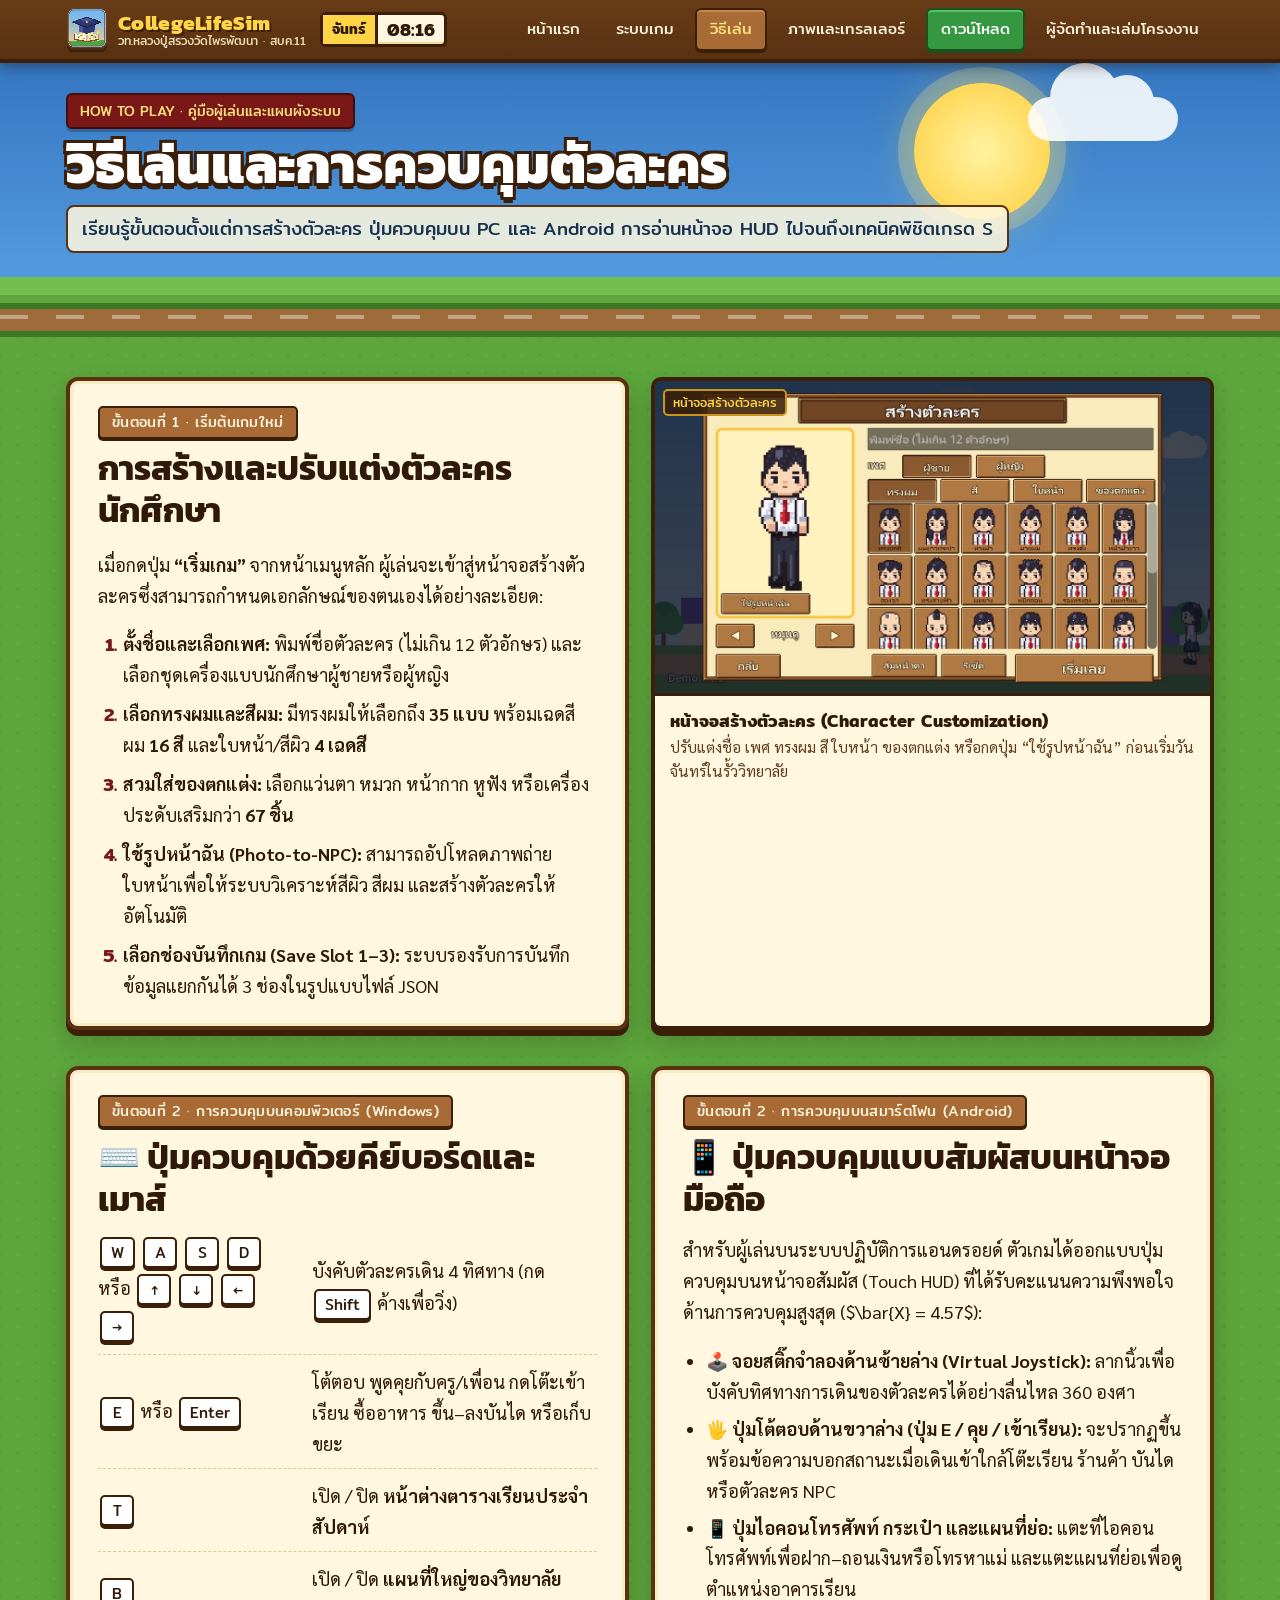
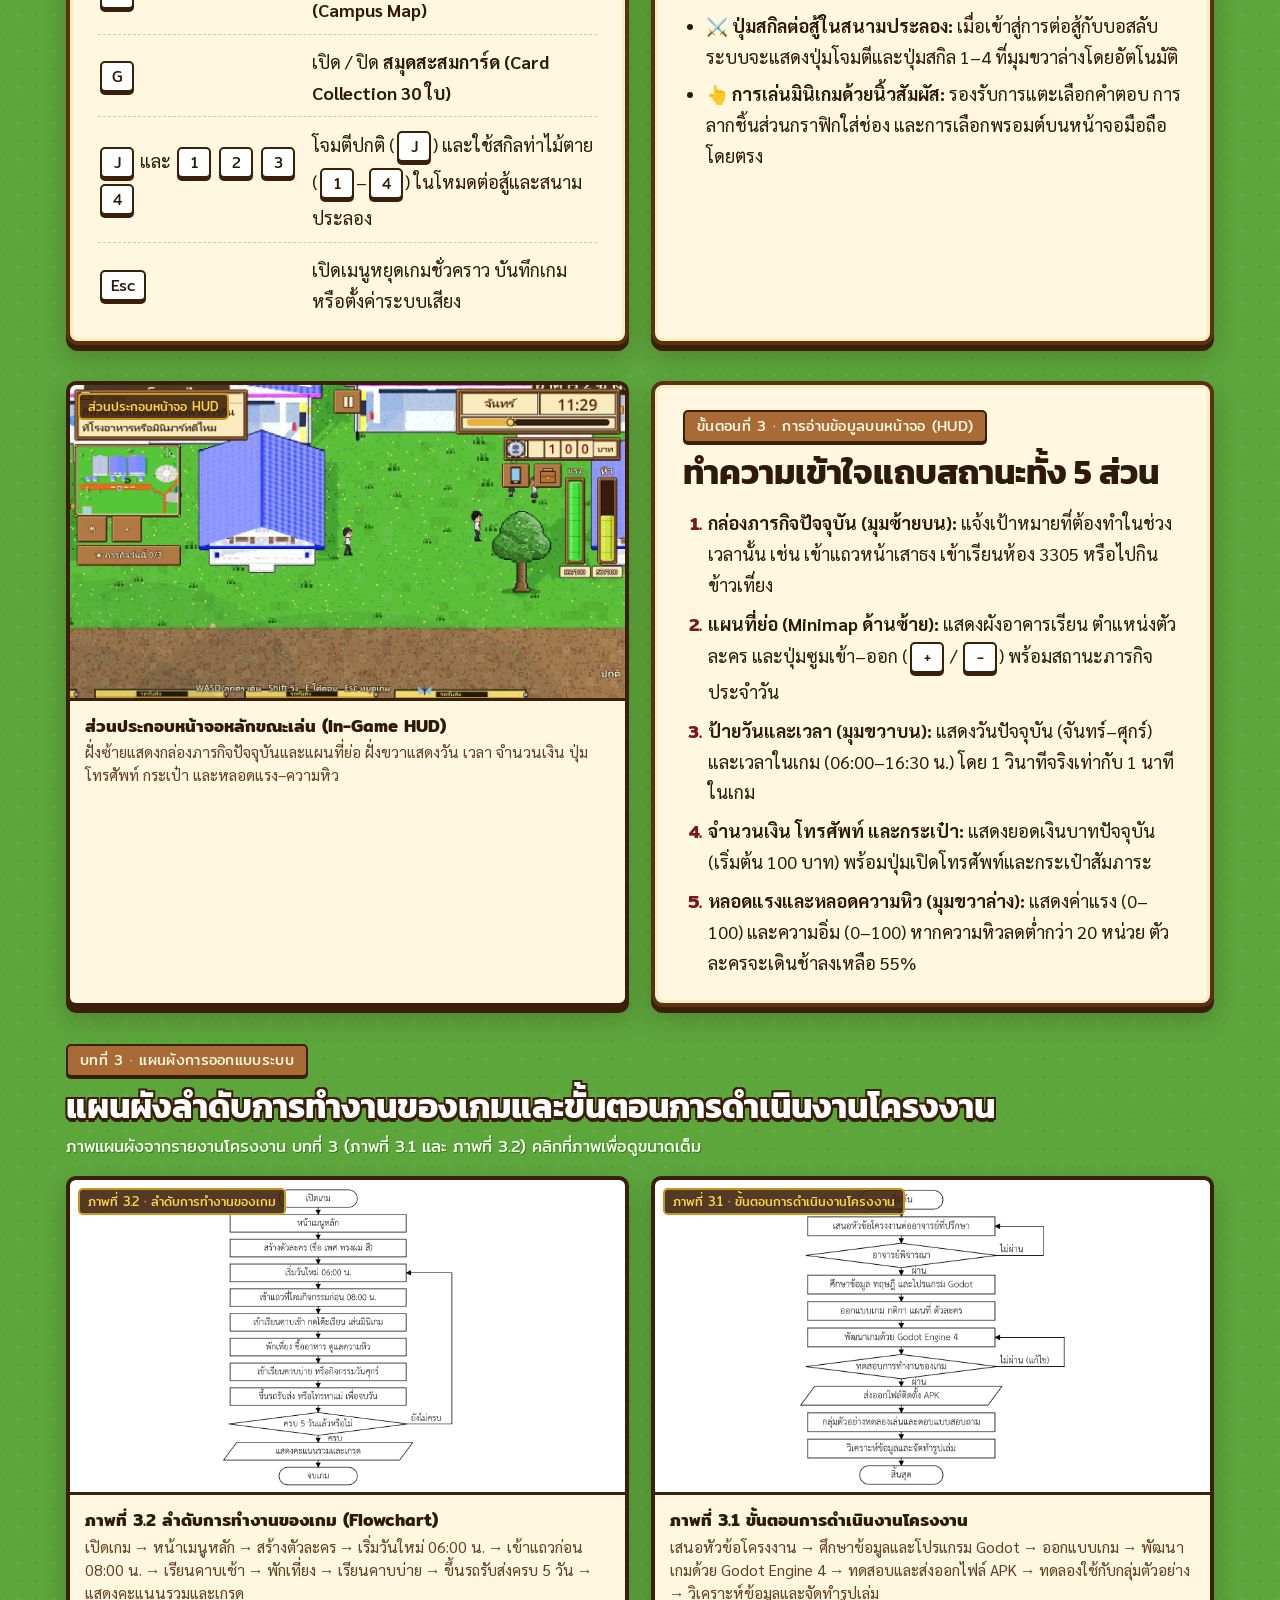
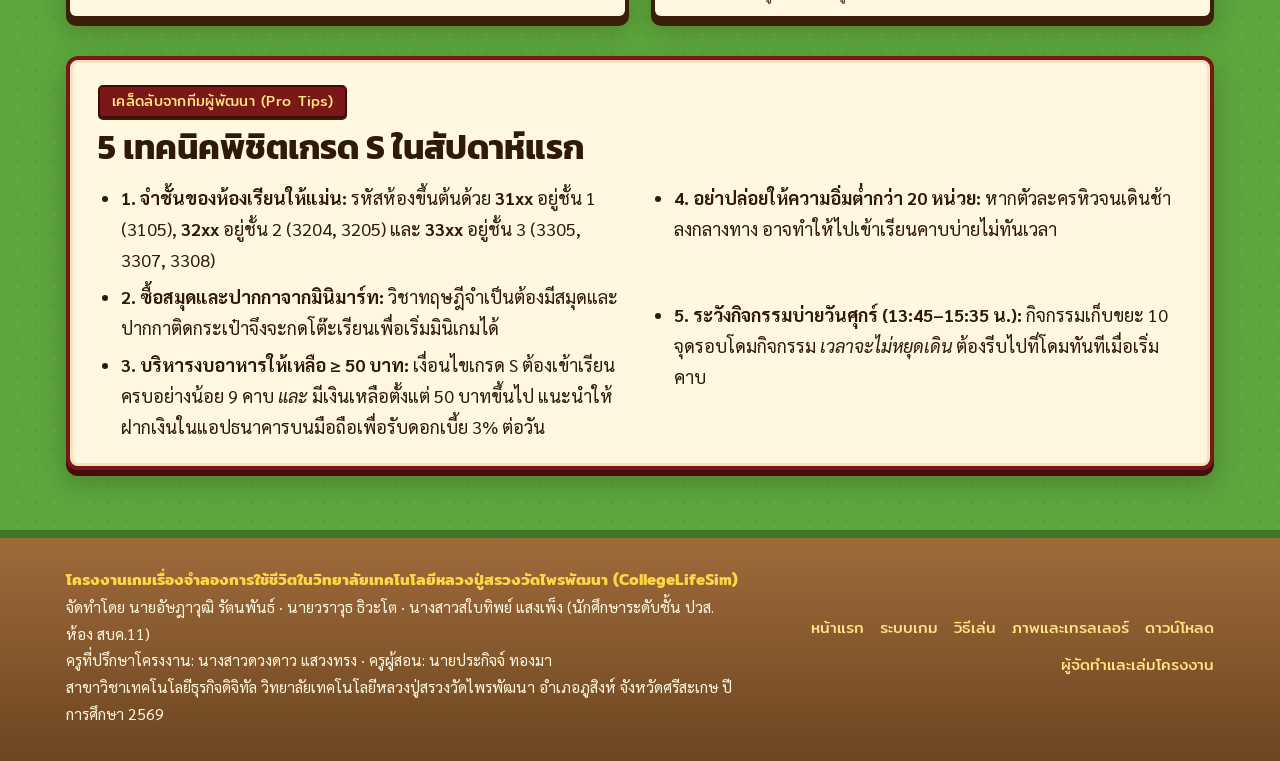
<file: howto.html>
<!doctype html>
<html lang="th">
<head>
  <meta charset="utf-8">
  <meta name="viewport" content="width=device-width, initial-scale=1">
  <title>วิธีเล่น — CollegeLifeSim เกมเรื่องจำลองการใช้ชีวิตในวิทยาลัยเทคโนโลยีหลวงปู่สรวงวัดไพรพัฒนา</title>
  <meta name="description" content="คู่มือการเล่นเกม CollegeLifeSim การสร้างตัวละคร ปุ่มควบคุมบนคอมพิวเตอร์และโทรศัพท์มือถือ แอนดรอยด์ การอ่านหน้าจอ HUD และแผนผังการทำงานของเกมจากบทที่ 3">
  <link rel="icon" type="image/png" href="images/logo.png">
  <link rel="preconnect" href="https://fonts.googleapis.com">
  <link rel="preconnect" href="https://fonts.gstatic.com" crossorigin>
  <link href="https://fonts.googleapis.com/css2?family=Kanit:wght@700;800&family=Mitr:wght@400;500;600&family=Sarabun:wght@400;600;700&display=swap" rel="stylesheet">
  <link rel="stylesheet" href="style.css?v=20261118c">
</head>
<body>

<header class="topbar">
  <div class="wrap">
    <a class="brand" href="index.html">
      <img src="images/logo.png" width="42" height="42" alt="โลโก้เกม CollegeLifeSim">
      <div class="brand-text">
        <b>CollegeLifeSim</b>
        <small>วท.หลวงปู่สรวงวัดไพรพัฒนา · สบค.11</small>
      </div>
    </a>
    <div class="clock" title="เวลาในเกมจำลอง (1 นาทีในเกม = 1 วินาทีจริง)">
      <span class="day">จันทร์</span>
      <span class="time">08:15</span>
    </div>
    <button class="menu-btn" type="button" aria-expanded="false">☰ เมนู</button>
    <nav class="nav" aria-label="เมนูหลัก">
      <a href="index.html">หน้าแรก</a>
      <a href="gameplay.html">ระบบเกม</a>
      <a href="howto.html" aria-current="page">วิธีเล่น</a>
      <a href="gallery.html">ภาพและเทรลเลอร์</a>
      <a href="download.html" class="nav-cta">ดาวน์โหลด</a>
      <a href="about.html">ผู้จัดทำและเล่มโครงงาน</a>
    </nav>
  </div>
</header>

<section class="page-head">
  <div class="sun" aria-hidden="true"></div>
  <div class="cloud c1" aria-hidden="true"></div>
  <div class="wrap">
    <span class="badge maroon">HOW TO PLAY · คู่มือผู้เล่นและแผนผังระบบ</span>
    <h1>วิธีเล่นและการควบคุมตัวละคร</h1>
    <p>เรียนรู้ขั้นตอนตั้งแต่การสร้างตัวละคร ปุ่มควบคุมบน PC และ Android การอ่านหน้าจอ HUD ไปจนถึงเทคนิคพิชิตเกรด S</p>
  </div>
  <div class="ground" aria-hidden="true"></div>
</section>

<main class="ground-section">
  <div class="wrap">

    <!-- 1. การเริ่มต้นเกมและสร้างตัวละคร (ตรงกับ shot2.jpg 100%) -->
    <section class="grid-2">
      <div class="panel">
        <span class="label">ขั้นตอนที่ 1 · เริ่มต้นเกมใหม่</span>
        <h2>การสร้างและปรับแต่งตัวละครนักศึกษา</h2>
        <p>เมื่อกดปุ่ม <strong>“เริ่มเกม”</strong> จากหน้าเมนูหลัก ผู้เล่นจะเข้าสู่หน้าจอสร้างตัวละครซึ่งสามารถกำหนดเอกลักษณ์ของตนเองได้อย่างละเอียด:</p>
        <ol class="steps">
          <li><b>ตั้งชื่อและเลือกเพศ:</b> พิมพ์ชื่อตัวละคร (ไม่เกิน 12 ตัวอักษร) และเลือกชุดเครื่องแบบนักศึกษาผู้ชายหรือผู้หญิง</li>
          <li><b>เลือกทรงผมและสีผม:</b> มีทรงผมให้เลือกถึง <strong>35 แบบ</strong> พร้อมเฉดสีผม <strong>16 สี</strong> และใบหน้า/สีผิว <strong>4 เฉดสี</strong></li>
          <li><b>สวมใส่ของตกแต่ง:</b> เลือกแว่นตา หมวก หน้ากาก หูฟัง หรือเครื่องประดับเสริมกว่า <strong>67 ชิ้น</strong></li>
          <li><b>ใช้รูปหน้าฉัน (Photo-to-NPC):</b> สามารถอัปโหลดภาพถ่ายใบหน้าเพื่อให้ระบบวิเคราะห์สีผิว สีผม และสร้างตัวละครให้อัตโนมัติ</li>
          <li><b>เลือกช่องบันทึกเกม (Save Slot 1–3):</b> ระบบรองรับการบันทึกข้อมูลแยกกันได้ 3 ช่องในรูปแบบไฟล์ JSON</li>
        </ol>
      </div>

      <figure class="shot">
        <button type="button" data-zoom="images/shot2.jpg" data-caption="หน้าจอสร้างและปรับแต่งตัวละครนักศึกษา (Character Customization)">
          <span class="fig-tag">หน้าจอสร้างตัวละคร</span>
          <img src="images/shot2.jpg" width="1280" height="720" alt="หน้าจอสร้างและปรับแต่งตัวละครนักศึกษา">
        </button>
        <figcaption>
          <b>หน้าจอสร้างตัวละคร (Character Customization)</b>
          ปรับแต่งชื่อ เพศ ทรงผม สี ใบหน้า ของตกแต่ง หรือกดปุ่ม “ใช้รูปหน้าฉัน” ก่อนเริ่มวันจันทร์ในรั้ววิทยาลัย
        </figcaption>
      </figure>
    </section>

    <!-- 2. ปุ่มควบคุมบน PC และ Android -->
    <section class="grid-2">
      <div class="panel">
        <span class="label">ขั้นตอนที่ 2 · การควบคุมบนคอมพิวเตอร์ (Windows)</span>
        <h2>⌨️ ปุ่มควบคุมด้วยคีย์บอร์ดและเมาส์</h2>
        <dl class="keys">
          <div>
            <dt><kbd>W</kbd> <kbd>A</kbd> <kbd>S</kbd> <kbd>D</kbd> หรือ <kbd>↑</kbd> <kbd>↓</kbd> <kbd>←</kbd> <kbd>→</kbd></dt>
            <dd>บังคับตัวละครเดิน 4 ทิศทาง (กด <kbd>Shift</kbd> ค้างเพื่อวิ่ง)</dd>
          </div>
          <div>
            <dt><kbd>E</kbd> หรือ <kbd>Enter</kbd></dt>
            <dd>โต้ตอบ พูดคุยกับครู/เพื่อน กดโต๊ะเข้าเรียน ซื้ออาหาร ขึ้น–ลงบันได หรือเก็บขยะ</dd>
          </div>
          <div>
            <dt><kbd>T</kbd></dt>
            <dd>เปิด / ปิด <strong>หน้าต่างตารางเรียนประจำสัปดาห์</strong></dd>
          </div>
          <div>
            <dt><kbd>B</kbd></dt>
            <dd>เปิด / ปิด <strong>แผนที่ใหญ่ของวิทยาลัย (Campus Map)</strong></dd>
          </div>
          <div>
            <dt><kbd>G</kbd></dt>
            <dd>เปิด / ปิด <strong>สมุดสะสมการ์ด (Card Collection 30 ใบ)</strong></dd>
          </div>
          <div>
            <dt><kbd>J</kbd> และ <kbd>1</kbd> <kbd>2</kbd> <kbd>3</kbd> <kbd>4</kbd></dt>
            <dd>โจมตีปกติ (<kbd>J</kbd>) และใช้สกิลท่าไม้ตาย (<kbd>1</kbd>–<kbd>4</kbd>) ในโหมดต่อสู้และสนามประลอง</dd>
          </div>
          <div>
            <dt><kbd>Esc</kbd></dt>
            <dd>เปิดเมนูหยุดเกมชั่วคราว บันทึกเกม หรือตั้งค่าระบบเสียง</dd>
          </div>
        </dl>
      </div>

      <div class="panel">
        <span class="label">ขั้นตอนที่ 2 · การควบคุมบนสมาร์ตโฟน (Android)</span>
        <h2>📱 ปุ่มควบคุมแบบสัมผัสบนหน้าจอมือถือ</h2>
        <p style="margin-top: 0;">สำหรับผู้เล่นบนระบบปฏิบัติการแอนดรอยด์ ตัวเกมได้ออกแบบปุ่มควบคุมบนหน้าจอสัมผัส (Touch HUD) ที่ได้รับคะแนนความพึงพอใจด้านการควบคุมสูงสุด ($\bar{X} = 4.57$):</p>
        <ul class="clean">
          <li><b>🕹️ จอยสติ๊กจำลองด้านซ้ายล่าง (Virtual Joystick):</b> ลากนิ้วเพื่อบังคับทิศทางการเดินของตัวละครได้อย่างลื่นไหล 360 องศา</li>
          <li><b>🖐️ ปุ่มโต้ตอบด้านขวาล่าง (ปุ่ม E / คุย / เข้าเรียน):</b> จะปรากฏขึ้นพร้อมข้อความบอกสถานะเมื่อเดินเข้าใกล้โต๊ะเรียน ร้านค้า บันได หรือตัวละคร NPC</li>
          <li><b>📱 ปุ่มไอคอนโทรศัพท์ กระเป๋า และแผนที่ย่อ:</b> แตะที่ไอคอนโทรศัพท์เพื่อฝาก–ถอนเงินหรือโทรหาแม่ และแตะแผนที่ย่อเพื่อดูตำแหน่งอาคารเรียน</li>
          <li><b>⚔️ ปุ่มสกิลต่อสู้ในสนามประลอง:</b> เมื่อเข้าสู่การต่อสู้กับบอสลับ ระบบจะแสดงปุ่มโจมตีและปุ่มสกิล 1–4 ที่มุมขวาล่างโดยอัตโนมัติ</li>
          <li><b>👆 การเล่นมินิเกมด้วยนิ้วสัมผัส:</b> รองรับการแตะเลือกคำตอบ การลากชิ้นส่วนกราฟิกใส่ช่อง และการเลือกพรอมต์บนหน้าจอมือถือโดยตรง</li>
        </ul>
      </div>
    </section>

    <!-- 3. การอ่านหน้าจอ HUD (ตรงกับ shot3.jpg 100%) -->
    <section class="grid-2">
      <figure class="shot">
        <button type="button" data-zoom="images/shot3.jpg" data-caption="ส่วนประกอบบนหน้าจอขณะเล่น (HUD) แสดงกล่องภารกิจ แผนที่ย่อมุมซ้ายบน ป้ายวัน-เวลา เงิน โทรศัพท์ กระเป๋า และหลอดแรง-ความหิว">
          <span class="fig-tag">ส่วนประกอบหน้าจอ HUD</span>
          <img src="images/shot3.jpg" width="1280" height="720" loading="lazy" alt="ส่วนประกอบหน้าจอ HUD ขณะเล่น">
        </button>
        <figcaption>
          <b>ส่วนประกอบหน้าจอหลักขณะเล่น (In-Game HUD)</b>
          ฝั่งซ้ายแสดงกล่องภารกิจปัจจุบันและแผนที่ย่อ ฝั่งขวาแสดงวัน เวลา จำนวนเงิน ปุ่มโทรศัพท์ กระเป๋า และหลอดแรง–ความหิว
        </figcaption>
      </figure>

      <div class="panel">
        <span class="label">ขั้นตอนที่ 3 · การอ่านข้อมูลบนหน้าจอ (HUD)</span>
        <h2>ทำความเข้าใจแถบสถานะทั้ง 5 ส่วน</h2>
        <ol class="steps">
          <li><b>กล่องภารกิจปัจจุบัน (มุมซ้ายบน):</b> แจ้งเป้าหมายที่ต้องทำในช่วงเวลานั้น เช่น เข้าแถวหน้าเสาธง เข้าเรียนห้อง 3305 หรือไปกินข้าวเที่ยง</li>
          <li><b>แผนที่ย่อ (Minimap ด้านซ้าย):</b> แสดงผังอาคารเรียน ตำแหน่งตัวละคร และปุ่มซูมเข้า–ออก (<kbd>+</kbd> / <kbd>-</kbd>) พร้อมสถานะภารกิจประจำวัน</li>
          <li><b>ป้ายวันและเวลา (มุมขวาบน):</b> แสดงวันปัจจุบัน (จันทร์–ศุกร์) และเวลาในเกม (06:00–16:30 น.) โดย 1 วินาทีจริงเท่ากับ 1 นาทีในเกม</li>
          <li><b>จำนวนเงิน โทรศัพท์ และกระเป๋า:</b> แสดงยอดเงินบาทปัจจุบัน (เริ่มต้น 100 บาท) พร้อมปุ่มเปิดโทรศัพท์และกระเป๋าสัมภาระ</li>
          <li><b>หลอดแรงและหลอดความหิว (มุมขวาล่าง):</b> แสดงค่าแรง (0–100) และความอิ่ม (0–100) หากความหิวลดต่ำกว่า 20 หน่วย ตัวละครจะเดินช้าลงเหลือ 55%</li>
        </ol>
      </div>
    </section>

    <!-- 4. แผนผังการทำงานจากบทที่ 3 ของเล่มโครงงาน -->
    <section>
      <div class="sec-head">
        <div>
          <span class="label">บทที่ 3 · แผนผังการออกแบบระบบ</span>
          <h2 class="on-grass">แผนผังลำดับการทำงานของเกมและขั้นตอนการดำเนินงานโครงงาน</h2>
          <p>ภาพแผนผังจากรายงานโครงงาน บทที่ 3 (ภาพที่ 3.1 และ ภาพที่ 3.2) คลิกที่ภาพเพื่อดูขนาดเต็ม</p>
        </div>
      </div>

      <div class="grid-2">
        <figure class="shot">
          <button type="button" data-zoom="images/flow-game.png" data-caption="ภาพที่ 3.2 แผนผังลำดับการทำงานของเกม (Game Operation Flowchart) จากบทที่ 3">
            <span class="fig-tag">ภาพที่ 3.2 · ลำดับการทำงานของเกม</span>
            <img src="images/flow-game.png" width="900" height="600" loading="lazy" style="object-fit: contain; background: #fff;" alt="แผนผังลำดับการทำงานของเกม">
          </button>
          <figcaption>
            <b>ภาพที่ 3.2 ลำดับการทำงานของเกม (Flowchart)</b>
            เปิดเกม → หน้าเมนูหลัก → สร้างตัวละคร → เริ่มวันใหม่ 06:00 น. → เข้าแถวก่อน 08:00 น. → เรียนคาบเช้า → พักเที่ยง → เรียนคาบบ่าย → ขึ้นรถรับส่งครบ 5 วัน → แสดงคะแนนรวมและเกรด
          </figcaption>
        </figure>

        <figure class="shot">
          <button type="button" data-zoom="images/flow-project.png" data-caption="ภาพที่ 3.1 แผนผังขั้นตอนการดำเนินงานโครงงาน จากบทที่ 3">
            <span class="fig-tag">ภาพที่ 3.1 · ขั้นตอนการดำเนินงานโครงงาน</span>
            <img src="images/flow-project.png" width="900" height="600" loading="lazy" style="object-fit: contain; background: #fff;" alt="แผนผังขั้นตอนการดำเนินงานโครงงาน">
          </button>
          <figcaption>
            <b>ภาพที่ 3.1 ขั้นตอนการดำเนินงานโครงงาน</b>
            เสนอหัวข้อโครงงาน → ศึกษาข้อมูลและโปรแกรม Godot → ออกแบบเกม → พัฒนาเกมด้วย Godot Engine 4 → ทดสอบและส่งออกไฟล์ APK → ทดลองใช้กับกลุ่มตัวอย่าง → วิเคราะห์ข้อมูลและจัดทำรูปเล่ม
          </figcaption>
        </figure>
      </div>
    </section>

    <!-- 5. เทคนิคการเล่นให้ได้เกรด S -->
    <section class="panel maroon-frame">
      <span class="label maroon">เคล็ดลับจากทีมผู้พัฒนา (Pro Tips)</span>
      <h2>5 เทคนิคพิชิตเกรด S ในสัปดาห์แรก</h2>
      <div class="grid-2" style="margin-top: 12px;">
        <ul class="clean">
          <li><b>1. จำชั้นของห้องเรียนให้แม่น:</b> รหัสห้องขึ้นต้นด้วย <b>31xx</b> อยู่ชั้น 1 (3105), <b>32xx</b> อยู่ชั้น 2 (3204, 3205) และ <b>33xx</b> อยู่ชั้น 3 (3305, 3307, 3308)</li>
          <li><b>2. ซื้อสมุดและปากกาจากมินิมาร์ท:</b> วิชาทฤษฎีจำเป็นต้องมีสมุดและปากกาติดกระเป๋าจึงจะกดโต๊ะเรียนเพื่อเริ่มมินิเกมได้</li>
          <li><b>3. บริหารงบอาหารให้เหลือ ≥ 50 บาท:</b> เงื่อนไขเกรด S ต้องเข้าเรียนครบอย่างน้อย 9 คาบ <em>และ</em> มีเงินเหลือตั้งแต่ 50 บาทขึ้นไป แนะนำให้ฝากเงินในแอปธนาคารบนมือถือเพื่อรับดอกเบี้ย 3% ต่อวัน</li>
        </ul>
        <ul class="clean">
          <li><b>4. อย่าปล่อยให้ความอิ่มต่ำกว่า 20 หน่วย:</b> หากตัวละครหิวจนเดินช้าลงกลางทาง อาจทำให้ไปเข้าเรียนคาบบ่ายไม่ทันเวลา</li>
          <li><b>5. ระวังกิจกรรมบ่ายวันศุกร์ (13:45–15:35 น.):</b> กิจกรรมเก็บขยะ 10 จุดรอบโดมกิจกรรม <em>เวลาจะไม่หยุดเดิน</em> ต้องรีบไปที่โดมทันทีเมื่อเริ่มคาบ</li>
        </ul>
      </div>
    </section>

  </div>
</main>

<div class="lightbox" id="lightbox" role="dialog" aria-modal="true" aria-label="ภาพขนาดใหญ่" hidden>
  <button type="button" class="btn light close">✕ ปิด (Esc)</button>
  <figure>
    <img src="images/shot1.jpg" alt="">
    <figcaption></figcaption>
    <div class="nav-arrows">
      <button type="button" class="btn light prev">← ภาพก่อนหน้า</button>
      <button type="button" class="btn light next">ภาพถัดไป →</button>
    </div>
  </figure>
</div>

<footer>
  <div class="wrap">
    <div>
      <b>โครงงานเกมเรื่องจำลองการใช้ชีวิตในวิทยาลัยเทคโนโลยีหลวงปู่สรวงวัดไพรพัฒนา (CollegeLifeSim)</b><br>
      จัดทำโดย นายอัษฎาวุฒิ รัตนพันธ์ · นายวราวุธ ธิวะโต · นางสาวสใบทิพย์ แสงเพ็ง (นักศึกษาระดับชั้น ปวส. ห้อง สบค.11)<br>
      ครูที่ปรึกษาโครงงาน: นางสาวดวงดาว แสวงทรง · ครูผู้สอน: นายประกิจจ์ ทองมา<br>
      สาขาวิชาเทคโนโลยีธุรกิจดิจิทัล วิทยาลัยเทคโนโลยีหลวงปู่สรวงวัดไพรพัฒนา อำเภอภูสิงห์ จังหวัดศรีสะเกษ ปีการศึกษา 2569
    </div>
    <div class="footer-links">
      <a href="index.html">หน้าแรก</a>
      <a href="gameplay.html">ระบบเกม</a>
      <a href="howto.html">วิธีเล่น</a>
      <a href="gallery.html">ภาพและเทรลเลอร์</a>
      <a href="download.html">ดาวน์โหลด</a>
      <a href="about.html">ผู้จัดทำและเล่มโครงงาน</a>
    </div>
  </div>
</footer>

<script src="site.js" defer></script>
</body>
</html>
</file>
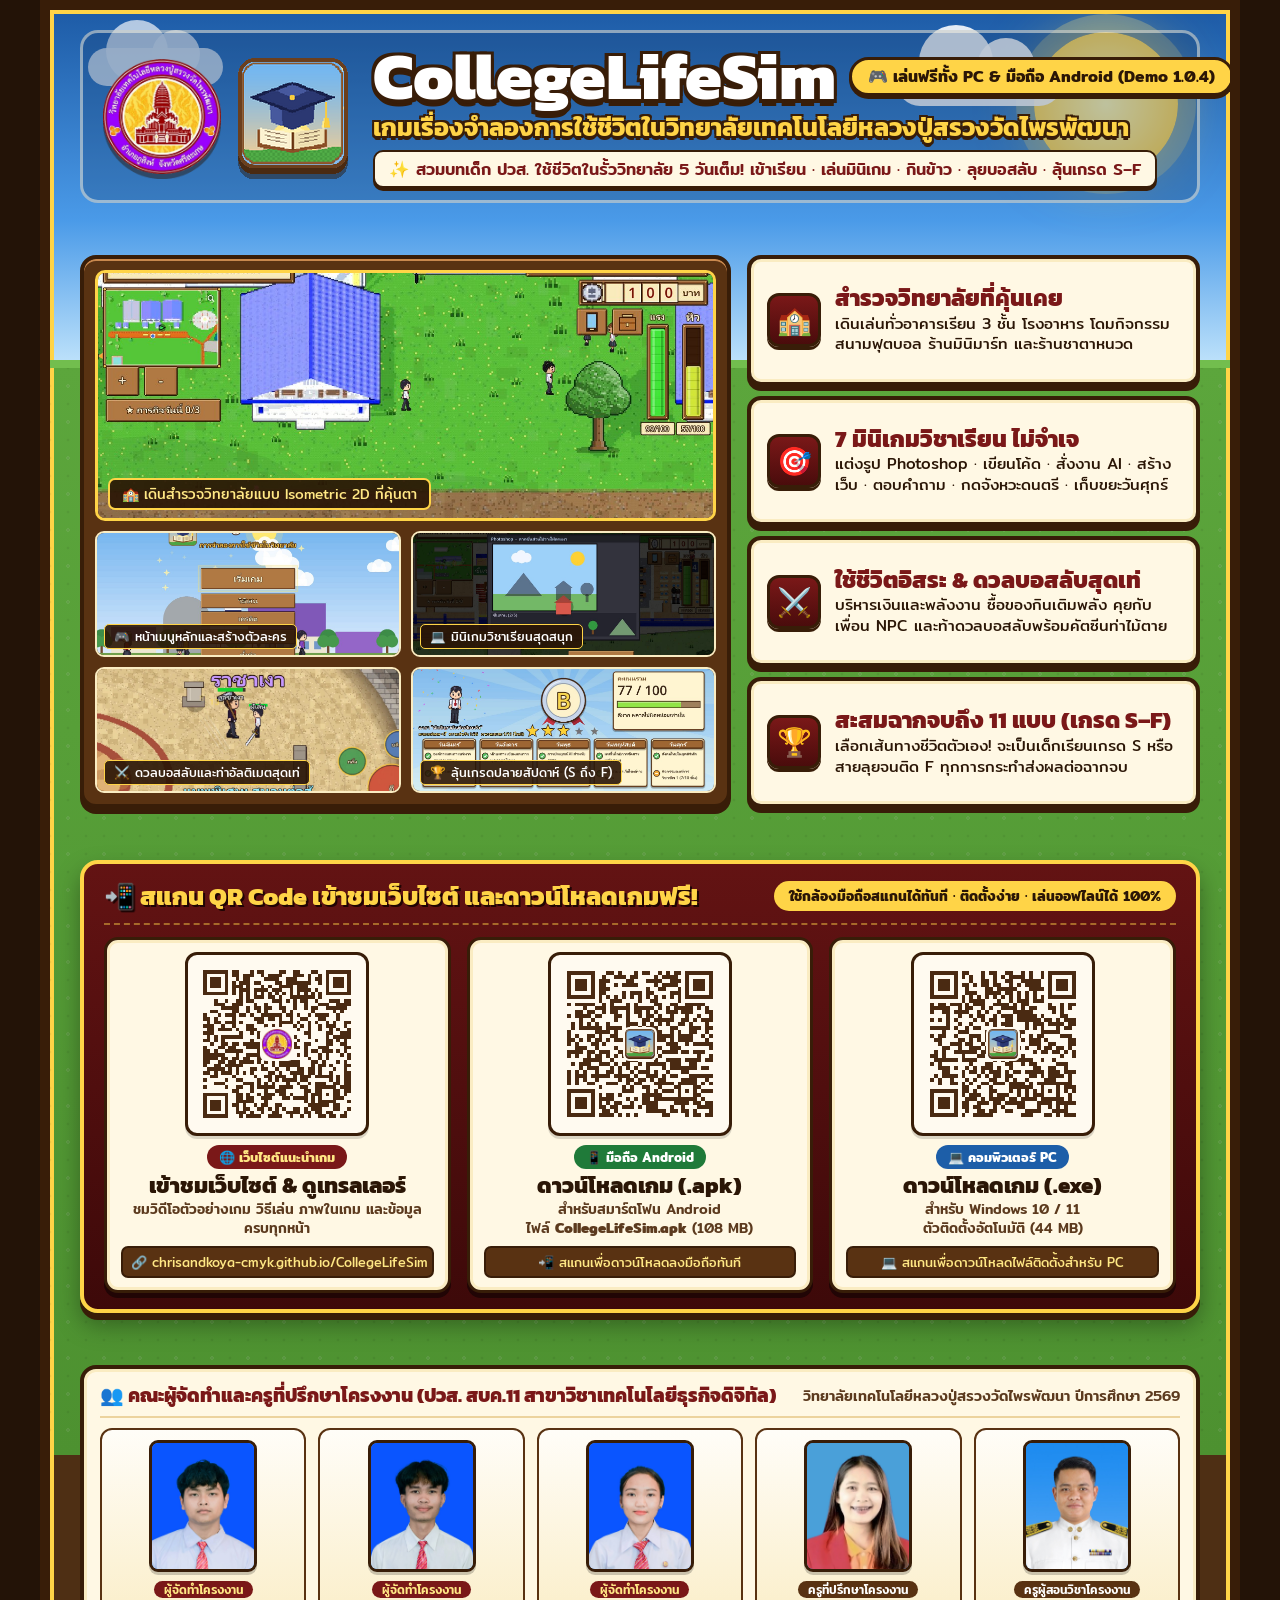
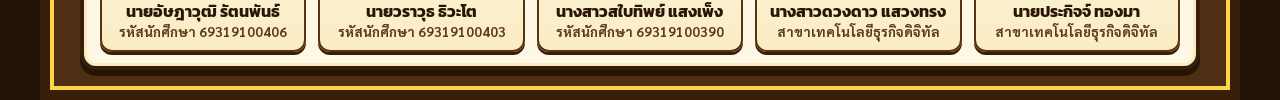
<file: poster.html>
<!doctype html>
<html lang="th">
<head>
  <meta charset="utf-8">
  <meta name="viewport" content="width=device-width, initial-scale=1">
  <title>ป้ายแนะนำเกม CollegeLifeSim — เกมเรื่องจำลองการใช้ชีวิตในวิทยาลัยเทคโนโลยีหลวงปู่สรวงวัดไพรพัฒนา</title>
  <link rel="icon" type="image/png" href="images/logo.png">
  <link rel="preconnect" href="https://fonts.googleapis.com">
  <link rel="preconnect" href="https://fonts.gstatic.com" crossorigin>
  <link href="https://fonts.googleapis.com/css2?family=Kanit:wght@700;800&family=Mitr:wght@400;500;600&family=Sarabun:wght@400;600;700&display=swap" rel="stylesheet">
  <style>
    @font-face {
      font-family: "Kanit";
      src: local("Kanit Bold"), local("Kanit-Bold"), url("file:///home/antigravity/.local/share/fonts/Kanit-Bold.ttf") format("truetype");
      font-weight: 700;
    }
    @font-face {
      font-family: "Kanit";
      src: local("Kanit ExtraBold"), local("Kanit-ExtraBold"), url("file:///home/antigravity/.local/share/fonts/Kanit-ExtraBold.ttf") format("truetype");
      font-weight: 800;
    }
    @font-face {
      font-family: "Mitr";
      src: local("Mitr Regular"), local("Mitr-Regular"), url("file:///home/antigravity/.local/share/fonts/Mitr-Regular.ttf") format("truetype");
      font-weight: 400;
    }
    @font-face {
      font-family: "Mitr";
      src: local("Mitr Medium"), local("Mitr-Medium"), url("file:///home/antigravity/.local/share/fonts/Mitr-Medium.ttf") format("truetype");
      font-weight: 500;
    }
    @font-face {
      font-family: "Mitr";
      src: local("Mitr SemiBold"), local("Mitr-SemiBold"), url("file:///home/antigravity/.local/share/fonts/Mitr-SemiBold.ttf") format("truetype");
      font-weight: 600;
    }
    @font-face {
      font-family: "Sarabun";
      src: local("Sarabun Regular"), local("Sarabun-Regular"), url("file:///home/antigravity/.local/share/fonts/Sarabun-Regular.ttf") format("truetype");
      font-weight: 400;
    }
    @font-face {
      font-family: "Sarabun";
      src: local("Sarabun SemiBold"), local("Sarabun-SemiBold"), url("file:///home/antigravity/.local/share/fonts/Sarabun-SemiBold.ttf") format("truetype");
      font-weight: 600;
    }
    @font-face {
      font-family: "Sarabun";
      src: local("Sarabun Bold"), local("Sarabun-Bold"), url("file:///home/antigravity/.local/share/fonts/Sarabun-Bold.ttf") format("truetype");
      font-weight: 700;
    }

    :root {
      --sky-top: #1d5ba6;
      --sky-mid: #4a9ae8;
      --sky-low: #bfe3fb;
      --grass: #5ca63c;
      --grass-hi: #72be4e;
      --grass-dark: #3b7323;
      --dirt-dark: #4e2f14;
      --cream: #fff8e4;
      --cream-2: #faecc2;
      --wood: #a86b36;
      --wood-hi: #c9884d;
      --wood-dark: #593212;
      --wood-deep: #381d08;
      --maroon: #7a1818;
      --maroon-dark: #4a0c0c;
      --gold: #ffd447;
      --gold-hi: #ffe885;
      --ink: #2b1606;
      --ink-soft: #5c3a1e;
    }

    * { box-sizing: border-box; }
    html, body {
      margin: 0;
      padding: 0;
      background: #231307;
      font-family: "Mitr", "Sarabun", sans-serif;
      color: var(--ink);
      -webkit-print-color-adjust: exact;
      print-color-adjust: exact;
    }

    .poster-canvas {
      width: 1200px;
      height: 1700px;
      margin: 0 auto;
      position: relative;
      overflow: hidden;
      display: flex;
      flex-direction: column;
      background: linear-gradient(180deg, var(--sky-top) 0%, var(--sky-mid) 210px, var(--sky-low) 355px, var(--grass) 355px, #4d9130 1445px, var(--dirt-dark) 1445px);
      border: 10px solid var(--wood-deep);
      box-shadow: inset 0 0 0 4px var(--gold);
    }

    /* Decorative Sun & Clouds */
    .sun {
      position: absolute;
      width: 144px;
      height: 144px;
      border-radius: 50%;
      background: radial-gradient(circle, #fff6b3 0%, #ffd859 72%);
      box-shadow: 0 0 0 18px rgba(255, 226, 122, 0.26), 0 0 54px rgba(255, 212, 71, 0.5);
      top: 22px;
      right: 52px;
      z-index: 0;
    }
    .cloud {
      position: absolute;
      background: rgba(255, 255, 255, 0.88);
      border-radius: 50px;
      z-index: 0;
    }
    .cloud::before, .cloud::after {
      content: "";
      position: absolute;
      background: rgba(255, 255, 255, 0.88);
      border-radius: 50%;
    }
    .cloud.c1 { width: 165px; height: 46px; top: 50px; right: 168px; }
    .cloud.c1::before { width: 74px; height: 74px; left: 22px; top: -35px; }
    .cloud.c1::after { width: 58px; height: 58px; left: 80px; top: -22px; }

    .cloud.c2 { width: 135px; height: 38px; top: 38px; left: 38px; opacity: 0.75; }
    .cloud.c2::before { width: 62px; height: 62px; left: 18px; top: -28px; }
    .cloud.c2::after { width: 48px; height: 48px; left: 64px; top: -18px; }

    /* Grass texture overlay */
    .grass-pattern {
      position: absolute;
      inset: 350px 0 250px 0;
      background-image:
        radial-gradient(rgba(255, 255, 255, 0.09) 2px, transparent 2px),
        radial-gradient(rgba(0, 0, 0, 0.06) 1.5px, transparent 1.6px);
      background-size: 36px 36px, 18px 18px;
      background-position: 0 0, 9px 9px;
      border-top: 8px solid var(--grass-hi);
      z-index: 0;
    }

    /* Content wrapper */
    .content {
      position: relative;
      z-index: 2;
      padding: 20px 30px 20px;
      display: flex;
      flex-direction: column;
      justify-content: space-between;
      height: 100%;
    }

    /* 1. HEADER */
    .header-box {
      display: flex;
      align-items: center;
      gap: 22px;
      background: rgba(22, 58, 104, 0.28);
      border: 3px solid rgba(255, 248, 228, 0.5);
      border-radius: 18px;
      padding: 12px 20px;
    }
    .logos {
      display: flex;
      align-items: center;
      gap: 14px;
      flex-shrink: 0;
    }
    .logos img.seal {
      width: 118px;
      height: 118px;
      object-fit: contain;
      filter: drop-shadow(0 5px 0 rgba(40, 20, 5, 0.45));
    }
    .logos img.game-logo {
      width: 116px;
      height: 116px;
      object-fit: contain;
      image-rendering: pixelated;
      filter: drop-shadow(0 5px 0 rgba(40, 20, 5, 0.45));
    }
    .title-col {
      flex: 1;
      min-width: 0;
    }
    .main-title-row {
      display: flex;
      align-items: center;
      gap: 14px;
      margin-bottom: 2px;
    }
    .game-title {
      font-family: "Kanit", sans-serif;
      font-weight: 800;
      font-size: 66px;
      line-height: 0.95;
      margin: 0;
      color: #ffffff;
      letter-spacing: -0.5px;
      text-shadow:
        3.5px 3.5px 0 var(--wood-deep),
        -3.5px 3.5px 0 var(--wood-deep),
        3.5px -3.5px 0 var(--wood-deep),
        -3.5px -3.5px 0 var(--wood-deep),
        0 7px 0 var(--wood-deep);
    }
    .ver-pill {
      font-family: "Mitr", sans-serif;
      font-size: 16px;
      font-weight: 600;
      background: var(--gold);
      color: var(--ink);
      border: 3px solid var(--wood-deep);
      border-radius: 999px;
      padding: 4px 16px;
      box-shadow: 0 3px 0 var(--wood-deep);
      white-space: nowrap;
    }
    .thai-title {
      font-family: "Kanit", sans-serif;
      font-weight: 700;
      font-size: 25px;
      line-height: 1.2;
      color: var(--gold);
      margin: 4px 0 8px;
      white-space: nowrap;
      text-shadow:
        2px 2px 0 var(--wood-deep),
        -2px 2px 0 var(--wood-deep),
        2px -2px 0 var(--wood-deep),
        -2px -2px 0 var(--wood-deep),
        0 4px 0 var(--wood-deep);
    }
    .tagline-pill {
      display: inline-block;
      font-family: "Mitr", sans-serif;
      font-size: 16.5px;
      font-weight: 500;
      background: var(--cream);
      color: var(--maroon);
      border: 2.5px solid var(--wood-deep);
      border-radius: 10px;
      padding: 4px 14px;
      box-shadow: 0 3px 0 var(--wood-deep);
    }

    /* 2. VISUAL SHOWCASE + PUNCHY HIGHLIGHTS */
    .showcase-grid {
      display: grid;
      grid-template-columns: 1.18fr 0.82fr;
      gap: 16px;
      align-items: stretch;
    }

    .shots-panel {
      background: var(--wood-dark);
      border: 4px solid var(--wood-deep);
      border-radius: 16px;
      padding: 11px;
      box-shadow: inset 0 2px 0 var(--wood-hi), 0 6px 0 var(--wood-deep);
      display: flex;
      flex-direction: column;
      justify-content: space-between;
      gap: 10px;
    }
    .shot-main {
      position: relative;
      border: 3px solid var(--gold);
      border-radius: 10px;
      overflow: hidden;
      background: #000;
      flex: 1;
    }
    .shot-main img {
      width: 100%;
      height: 245px;
      object-fit: cover;
      display: block;
    }
    .shot-cap {
      position: absolute;
      left: 10px;
      bottom: 8px;
      background: rgba(43, 22, 6, 0.92);
      color: var(--gold-hi);
      border: 2px solid var(--gold);
      border-radius: 7px;
      padding: 3px 12px;
      font-family: "Mitr", sans-serif;
      font-size: 14px;
    }
    .shots-sub-grid {
      display: grid;
      grid-template-columns: repeat(2, 1fr);
      gap: 10px;
    }
    .shot-sub {
      position: relative;
      border: 2.5px solid var(--cream-2);
      border-radius: 9px;
      overflow: hidden;
      background: #000;
    }
    .shot-sub img {
      width: 100%;
      height: 122px;
      object-fit: cover;
      display: block;
    }
    .shot-sub span {
      position: absolute;
      left: 7px;
      bottom: 6px;
      background: rgba(43, 22, 6, 0.9);
      color: #fff;
      border: 1.5px solid var(--gold);
      border-radius: 5px;
      padding: 2px 9px;
      font-family: "Mitr", sans-serif;
      font-size: 12.5px;
    }

    .features-col {
      display: flex;
      flex-direction: column;
      justify-content: space-between;
      gap: 10px;
    }
    .feat-card {
      background: var(--cream);
      border: 4px solid var(--wood-deep);
      border-radius: 14px;
      padding: 12px 16px;
      box-shadow: inset 0 0 0 3px var(--cream-2), 0 5px 0 var(--wood-deep);
      display: flex;
      gap: 14px;
      align-items: center;
      flex: 1;
    }
    .feat-icon {
      width: 54px;
      height: 54px;
      border-radius: 12px;
      background: linear-gradient(180deg, var(--maroon) 0%, var(--maroon-dark) 100%);
      color: var(--gold-hi);
      border: 3px solid var(--wood-deep);
      font-size: 28px;
      display: grid;
      place-items: center;
      flex-shrink: 0;
      box-shadow: 0 3px 0 var(--wood-deep);
    }
    .feat-card h3 {
      font-family: "Kanit", sans-serif;
      font-weight: 800;
      font-size: 23px;
      margin: 0 0 2px;
      color: var(--maroon);
      line-height: 1.15;
    }
    .feat-card p {
      margin: 0;
      font-family: "Mitr", sans-serif;
      font-size: 15.5px;
      line-height: 1.35;
      color: var(--ink);
      font-weight: 400;
    }

    /* 3. QR CODE SCAN SECTION (BIG & EASY TO SCAN) */
    .qr-banner {
      background: linear-gradient(180deg, #631313 0%, #3d0909 100%);
      border: 4px solid var(--gold);
      border-radius: 18px;
      padding: 13px 20px 16px;
      box-shadow: 0 7px 0 var(--wood-deep), 0 12px 24px rgba(0, 0, 0, 0.35);
      color: var(--cream);
    }
    .qr-banner-head {
      display: flex;
      justify-content: space-between;
      align-items: center;
      margin-bottom: 12px;
      border-bottom: 2px dashed rgba(255, 212, 71, 0.45);
      padding-bottom: 8px;
      gap: 12px;
    }
    .qr-banner-head h2 {
      font-family: "Kanit", sans-serif;
      font-weight: 800;
      font-size: 25px;
      margin: 0;
      color: var(--gold);
      text-shadow: 2px 2px 0 #1f0404;
      white-space: nowrap;
    }
    .qr-banner-head span {
      font-family: "Mitr", sans-serif;
      font-size: 14px;
      background: var(--gold);
      color: var(--ink);
      padding: 4px 15px;
      border-radius: 999px;
      font-weight: 600;
      white-space: nowrap;
    }
    .qr-cards-grid {
      display: grid;
      grid-template-columns: repeat(3, minmax(0, 1fr));
      gap: 16px;
      align-items: stretch;
    }
    .qr-card {
      background: var(--cream);
      border: 3.5px solid var(--wood-deep);
      border-radius: 14px;
      padding: 12px 14px;
      color: var(--ink);
      display: flex;
      flex-direction: column;
      align-items: center;
      text-align: center;
      justify-content: space-between;
      gap: 8px;
      box-shadow: inset 0 0 0 3px var(--cream-2), 0 5px 0 #210505;
    }
    .qr-box {
      width: 184px;
      height: 184px;
      background: #fffaf0;
      border: 3px solid var(--wood-deep);
      border-radius: 12px;
      padding: 8px;
      position: relative;
      flex-shrink: 0;
      box-shadow: 0 3px 0 rgba(0, 0, 0, 0.14);
    }
    .qr-box img.qr-svg {
      width: 100%;
      height: 100%;
      display: block;
      object-fit: contain;
      image-rendering: pixelated;
    }
    .qr-box img.qr-logo {
      position: absolute;
      width: 34px;
      height: 34px;
      left: 50%;
      top: 50%;
      transform: translate(-50%, -50%);
      background: #fffaf0;
      border-radius: 6px;
      padding: 2px;
    }
    .qr-info {
      width: 100%;
    }
    .qr-info .tag {
      display: inline-block;
      font-family: "Mitr", sans-serif;
      font-size: 13px;
      font-weight: 600;
      color: #fff;
      padding: 2px 12px;
      border-radius: 999px;
      margin-bottom: 4px;
      white-space: nowrap;
    }
    .qr-info .tag.web { background: var(--maroon); color: var(--gold-hi); }
    .qr-info .tag.android { background: #1f7a39; }
    .qr-info .tag.pc { background: #1d5ea8; }
    .qr-info h4 {
      font-family: "Kanit", sans-serif;
      font-weight: 800;
      font-size: 21.5px;
      margin: 0 0 2px;
      line-height: 1.15;
      color: var(--ink);
      white-space: nowrap;
    }
    .qr-info p {
      margin: 0;
      font-family: "Mitr", sans-serif;
      font-size: 14px;
      line-height: 1.35;
      color: var(--ink-soft);
      font-weight: 500;
    }
    .qr-card .url-chip {
      width: 100%;
      display: block;
      text-align: center;
      background: var(--wood-dark);
      color: var(--gold-hi);
      border: 2px solid var(--wood-deep);
      font-family: "Mitr", sans-serif;
      font-size: 13px;
      padding: 4px 8px;
      border-radius: 7px;
      white-space: nowrap;
    }

    /* 4. FOOTER: LARGE PORTRAIT PHOTOS OF CREATORS & ADVISORS */
    .footer-bar {
      background: var(--cream);
      border: 4px solid var(--wood-deep);
      border-radius: 16px;
      padding: 12px 16px 14px;
      box-shadow: inset 0 0 0 3px var(--cream-2), 0 6px 0 #261405;
    }
    .footer-head {
      display: flex;
      justify-content: space-between;
      align-items: center;
      margin-bottom: 10px;
      padding-bottom: 6px;
      border-bottom: 2px solid #ecd39d;
    }
    .footer-head b {
      font-family: "Kanit", sans-serif;
      font-weight: 800;
      font-size: 19px;
      color: var(--maroon);
    }
    .footer-head span {
      font-family: "Mitr", sans-serif;
      font-size: 14.5px;
      color: var(--ink-soft);
      font-weight: 500;
    }
    .all-people-grid {
      display: grid;
      grid-template-columns: repeat(5, minmax(0, 1fr));
      gap: 12px;
    }
    .person-box {
      display: flex;
      flex-direction: column;
      align-items: center;
      text-align: center;
      background: linear-gradient(180deg, #fffdf8 0%, var(--cream-2) 100%);
      border: 2.5px solid var(--wood-dark);
      border-radius: 12px;
      padding: 10px 8px 9px;
      box-shadow: 0 3px 0 var(--wood-deep);
    }
    .person-box img {
      width: 108px;
      height: 132px;
      object-fit: cover;
      object-position: top center;
      border-radius: 9px;
      border: 3px solid var(--wood-deep);
      background: var(--sky-mid);
      box-shadow: 0 3px 0 rgba(0, 0, 0, 0.2);
      margin-bottom: 7px;
    }
    .person-box .role-pill {
      font-family: "Mitr", sans-serif;
      font-size: 12px;
      font-weight: 500;
      background: var(--maroon);
      color: var(--gold-hi);
      padding: 1px 10px;
      border-radius: 999px;
      margin-bottom: 4px;
      white-space: nowrap;
    }
    .person-box .role-pill.advisor {
      background: var(--wood-dark);
      color: #fff;
    }
    .person-box b {
      display: block;
      font-family: "Kanit", sans-serif;
      font-weight: 700;
      font-size: 16px;
      line-height: 1.2;
      color: var(--ink);
      white-space: nowrap;
    }
    .person-box span {
      display: block;
      font-family: "Sarabun", sans-serif;
      font-size: 13.5px;
      line-height: 1.3;
      color: var(--ink-soft);
      font-weight: 700;
      margin-top: 2px;
      white-space: nowrap;
    }

    @media print {
      body { background: none; }
      .poster-canvas { margin: 0; box-shadow: none; }
    }
  </style>
</head>
<body>

<div class="poster-canvas">
  <div class="sun"></div>
  <div class="cloud c1"></div>
  <div class="cloud c2"></div>
  <div class="grass-pattern"></div>

  <div class="content">

    <!-- 1. HEADER -->
    <header class="header-box">
      <div class="logos">
        <img class="seal" src="images/college-seal.png" alt="ตราประจำวิทยาลัยเทคโนโลยีหลวงปู่สรวงวัดไพรพัฒนา">
        <img class="game-logo" src="images/logo.png" alt="โลโก้เกม CollegeLifeSim">
      </div>
      <div class="title-col">
        <div class="main-title-row">
          <h1 class="game-title">CollegeLifeSim</h1>
          <span class="ver-pill">🎮 เล่นฟรีทั้ง PC &amp; มือถือ Android (Demo 1.0.4)</span>
        </div>
        <div class="thai-title">เกมเรื่องจำลองการใช้ชีวิตในวิทยาลัยเทคโนโลยีหลวงปู่สรวงวัดไพรพัฒนา</div>
        <span class="tagline-pill">✨ สวมบทเด็ก ปวส. ใช้ชีวิตในรั้ววิทยาลัย 5 วันเต็ม! เข้าเรียน · เล่นมินิเกม · กินข้าว · ลุยบอสลับ · ลุ้นเกรด S–F</span>
      </div>
    </header>

    <!-- 2. SCREENSHOTS & 4 EASY-TO-READ HIGHLIGHTS -->
    <section class="showcase-grid">
      <div class="shots-panel">
        <div class="shot-main">
          <img src="images/shot3.jpg" alt="สำรวจแผนที่วิทยาลัย">
          <span class="shot-cap">🏫 เดินสำรวจวิทยาลัยแบบ Isometric 2D ที่คุ้นตา</span>
        </div>
        <div class="shots-sub-grid">
          <div class="shot-sub">
            <img src="images/shot1.jpg" alt="หน้าจอเมนูหลัก">
            <span>🎮 หน้าเมนูหลักและสร้างตัวละคร</span>
          </div>
          <div class="shot-sub">
            <img src="images/shot4.jpg" alt="มินิเกมวิชาเรียน">
            <span>💻 มินิเกมวิชาเรียนสุดสนุก</span>
          </div>
          <div class="shot-sub">
            <img src="images/arena-fight.jpg" alt="ดวลบอสลับ">
            <span>⚔️ ดวลบอสลับและท่าอัลติเมตสุดเท่</span>
          </div>
          <div class="shot-sub">
            <img src="images/shot6.jpg" alt="สรุปเกรดปลายสัปดาห์">
            <span>🏆 ลุ้นเกรดปลายสัปดาห์ (S ถึง F)</span>
          </div>
        </div>
      </div>

      <div class="features-col">
        <div class="feat-card">
          <div class="feat-icon">🏫</div>
          <div>
            <h3>สำรวจวิทยาลัยที่คุ้นเคย</h3>
            <p>เดินเล่นทั่วอาคารเรียน 3 ชั้น โรงอาหาร โดมกิจกรรม สนามฟุตบอล ร้านมินิมาร์ท และร้านชาตาหนวด</p>
          </div>
        </div>
        <div class="feat-card">
          <div class="feat-icon">🎯</div>
          <div>
            <h3>7 มินิเกมวิชาเรียน ไม่จำเจ</h3>
            <p>แต่งรูป Photoshop · เขียนโค้ด · สั่งงาน AI · สร้างเว็บ · ตอบคำถาม · กดจังหวะดนตรี · เก็บขยะวันศุกร์</p>
          </div>
        </div>
        <div class="feat-card">
          <div class="feat-icon">⚔️</div>
          <div>
            <h3>ใช้ชีวิตอิสระ &amp; ดวลบอสลับสุดเท่</h3>
            <p>บริหารเงินและพลังงาน ซื้อของกินเติมพลัง คุยกับเพื่อน NPC และท้าดวลบอสลับพร้อมคัตซีนท่าไม้ตาย</p>
          </div>
        </div>
        <div class="feat-card">
          <div class="feat-icon">🏆</div>
          <div>
            <h3>สะสมฉากจบถึง 11 แบบ (เกรด S–F)</h3>
            <p>เลือกเส้นทางชีวิตตัวเอง! จะเป็นเด็กเรียนเกรด S หรือสายลุยจนติด F ทุกการกระทำส่งผลต่อฉากจบ</p>
          </div>
        </div>
      </div>
    </section>

    <!-- 3. SCAN QR CODES: WEBSITE + ANDROID + WINDOWS -->
    <section class="qr-banner">
      <div class="qr-banner-head">
        <h2>📲 สแกน QR Code เข้าชมเว็บไซต์ และดาวน์โหลดเกมฟรี!</h2>
        <span>ใช้กล้องมือถือสแกนได้ทันที · ติดตั้งง่าย · เล่นออฟไลน์ได้ 100%</span>
      </div>
      <div class="qr-cards-grid">
        <!-- QR 1: WEBSITE -->
        <div class="qr-card">
          <div class="qr-box">
            <img class="qr-svg" src="images/qr-web.svg" alt="QR Code เว็บไซต์แนะนำเกม">
            <img class="qr-logo" src="images/college-seal.png" alt="">
          </div>
          <div class="qr-info">
            <span class="tag web">🌐 เว็บไซต์แนะนำเกม</span>
            <h4>เข้าชมเว็บไซต์ &amp; ดูเทรลเลอร์</h4>
            <p>ชมวิดีโอตัวอย่างเกม วิธีเล่น ภาพในเกม และข้อมูลครบทุกหน้า</p>
          </div>
          <span class="url-chip">🔗 chrisandkoya-cmyk.github.io/CollegeLifeSim</span>
        </div>

        <!-- QR 2: ANDROID -->
        <div class="qr-card">
          <div class="qr-box">
            <img class="qr-svg" src="images/qr-android.svg" alt="QR Code ดาวน์โหลด Android APK">
            <img class="qr-logo" src="images/logo.png" alt="">
          </div>
          <div class="qr-info">
            <span class="tag android">📱 มือถือ Android</span>
            <h4>ดาวน์โหลดเกม (.apk)</h4>
            <p>สำหรับสมาร์ตโฟน Android<br>ไฟล์ <b>CollegeLifeSim.apk</b> (108 MB)</p>
          </div>
          <span class="url-chip">📲 สแกนเพื่อดาวน์โหลดลงมือถือทันที</span>
        </div>

        <!-- QR 3: WINDOWS PC -->
        <div class="qr-card">
          <div class="qr-box">
            <img class="qr-svg" src="images/qr-pc.svg" alt="QR Code ดาวน์โหลด Windows EXE">
            <img class="qr-logo" src="images/logo.png" alt="">
          </div>
          <div class="qr-info">
            <span class="tag pc">💻 คอมพิวเตอร์ PC</span>
            <h4>ดาวน์โหลดเกม (.exe)</h4>
            <p>สำหรับ Windows 10 / 11<br>ตัวติดตั้งอัตโนมัติ (44 MB)</p>
          </div>
          <span class="url-chip">💻 สแกนเพื่อดาวน์โหลดไฟล์ติดตั้งสำหรับ PC</span>
        </div>
      </div>
    </section>

    <!-- 4. FOOTER: LARGE PHOTOS OF CREATORS & ADVISORS -->
    <footer class="footer-bar">
      <div class="footer-head">
        <b>👥 คณะผู้จัดทำและครูที่ปรึกษาโครงงาน (ปวส. สบค.11 สาขาวิชาเทคโนโลยีธุรกิจดิจิทัล)</b>
        <span>วิทยาลัยเทคโนโลยีหลวงปู่สรวงวัดไพรพัฒนา ปีการศึกษา 2569</span>
      </div>
      <div class="all-people-grid">
        <div class="person-box">
          <img src="images/creator1.jpg" alt="นายอัษฎาวุฒิ รัตนพันธ์">
          <span class="role-pill">ผู้จัดทำโครงงาน</span>
          <b>นายอัษฎาวุฒิ รัตนพันธ์</b>
          <span>รหัสนักศึกษา 69319100406</span>
        </div>
        <div class="person-box">
          <img src="images/creator2.jpg" alt="นายวราวุธ ธิวะโต">
          <span class="role-pill">ผู้จัดทำโครงงาน</span>
          <b>นายวราวุธ ธิวะโต</b>
          <span>รหัสนักศึกษา 69319100403</span>
        </div>
        <div class="person-box">
          <img src="images/creator3.jpg" alt="นางสาวสใบทิพย์ แสงเพ็ง">
          <span class="role-pill">ผู้จัดทำโครงงาน</span>
          <b>นางสาวสใบทิพย์ แสงเพ็ง</b>
          <span>รหัสนักศึกษา 69319100390</span>
        </div>
        <div class="person-box">
          <img src="images/teacher2.jpg" alt="นางสาวดวงดาว แสวงทรง">
          <span class="role-pill advisor">ครูที่ปรึกษาโครงงาน</span>
          <b>นางสาวดวงดาว แสวงทรง</b>
          <span>สาขาเทคโนโลยีธุรกิจดิจิทัล</span>
        </div>
        <div class="person-box">
          <img src="images/teacher1.jpg" alt="นายประกิจจ์ ทองมา">
          <span class="role-pill advisor">ครูผู้สอนวิชาโครงงาน</span>
          <b>นายประกิจจ์ ทองมา</b>
          <span>สาขาเทคโนโลยีธุรกิจดิจิทัล</span>
        </div>
      </div>
    </footer>

  </div>
</div>

</body>
</html>
</file>
<file: style.css>
/* ==========================================================================
   CollegeLifeSim — Official Project & Game Website Design System
   วิทยาลัยเทคโนโลยีหลวงปู่สรวงวัดไพรพัฒนา · สาขาวิชาเทคโนโลยีธุรกิจดิจิทัล (ปวส. สบค.11)
   ========================================================================== */

:root {
  /* Sky & Campus Atmosphere */
  --sky-top: #2c6db8;
  --sky-mid: #5ba4e8;
  --sky-low: #c6e6fb;
  --grass: #5ca63c;
  --grass-hi: #72be4e;
  --grass-dark: #3e7826;
  --dirt: #9e6b3b;
  --dirt-dark: #6d4520;

  /* Game HUD Wood & Parchment Palette */
  --cream: #fff7df;
  --cream-2: #faecc2;
  --cream-3: #f1dba0;
  --wood: #a86b36;
  --wood-hi: #c9884d;
  --wood-dark: #593212;
  --wood-deep: #3b1f09;

  /* Report Book Maroon & Gold Accents */
  --maroon: #7a1818;
  --maroon-hi: #9e2424;
  --red: #bf2c20;
  --gold: #ffd447;
  --gold-hi: #ffe680;
  --gold-dark: #c9961a;

  /* Typography & Ink */
  --ink: #2f1908;
  --ink-soft: #633f22;
  --ink-muted: #875d39;
  --green-bar: #35a845;
  --blue-tag: #246eb9;
  --white: #ffffff;

  --f-display: "Kanit", "Mitr", "Sarabun", sans-serif;
  --f-ui: "Mitr", "Kanit", "Sarabun", sans-serif;
  --f-body: "Sarabun", "Leelawadee UI", Tahoma, sans-serif;
  --f-mono: "JetBrains Mono", Consolas, monospace;

  --shadow-card: 0 6px 0 var(--wood-deep), 0 12px 24px rgba(35, 18, 5, 0.22);
  --shadow-sm: 0 4px 0 var(--wood-deep);
  color-scheme: light;
}

* { box-sizing: border-box; }
html { scroll-behavior: smooth; overflow-x: hidden; max-width: 100%; }
@media (prefers-reduced-motion: reduce) {
  html { scroll-behavior: auto; }
  *, *::before, *::after { animation: none !important; transition: none !important; }
}

body {
  margin: 0;
  font-family: var(--f-body);
  font-size: 18px;
  line-height: 1.72;
  color: var(--ink);
  background: linear-gradient(180deg, var(--sky-top) 0%, var(--sky-mid) 340px, var(--sky-low) 680px);
  background-color: var(--grass);
  min-height: 100vh;
  display: flex;
  flex-direction: column;
  overflow-x: hidden;
  max-width: 100%;
}

img, video { max-width: 100%; height: auto; display: block; }
code { overflow-wrap: anywhere; word-break: break-word; }
[hidden] { display: none !important; }
a { color: var(--red); text-decoration-thickness: 2px; text-underline-offset: 3px; }
a:hover { color: var(--maroon); }
a:focus-visible, button:focus-visible { outline: 3px solid var(--gold); outline-offset: 3px; }

.wrap {
  width: 100%;
  max-width: 1180px;
  margin: 0 auto;
  padding-left: max(16px, env(safe-area-inset-left, 0px));
  padding-right: max(16px, env(safe-area-inset-right, 0px));
}
@media (max-width: 560px) {
  body { font-size: 16.5px; line-height: 1.65; }
  .wrap {
    padding-left: max(12px, env(safe-area-inset-left, 0px));
    padding-right: max(12px, env(safe-area-inset-right, 0px));
  }
}

/* ---------- TOPBAR (GAME HUD BAR) ---------- */
.topbar {
  position: sticky;
  top: 0;
  z-index: 40;
  background: linear-gradient(180deg, #683b16 0%, var(--wood-dark) 100%);
  border-bottom: 4px solid var(--wood-deep);
  box-shadow: 0 4px 12px rgba(25, 12, 3, 0.38);
}
.topbar .wrap {
  display: flex;
  align-items: center;
  gap: 14px;
  padding-block: 8px;
}
.brand {
  display: flex;
  align-items: center;
  gap: 10px;
  text-decoration: none;
  color: var(--cream);
  flex-shrink: 0;
}
.brand img {
  width: 42px;
  height: 42px;
  object-fit: contain;
  image-rendering: pixelated;
  filter: drop-shadow(0 2px 0 var(--wood-deep));
}
.brand-text { display: flex; flex-direction: column; line-height: 1.1; }
.brand b {
  font-family: var(--f-display);
  font-weight: 800;
  font-size: 21px;
  letter-spacing: 0.3px;
  color: var(--gold);
  text-shadow: 2px 2px 0 var(--wood-deep);
}
.brand small {
  font-family: var(--f-ui);
  font-size: 12px;
  color: var(--cream-2);
  opacity: 0.92;
}

.clock {
  display: flex;
  align-items: stretch;
  flex-shrink: 0;
  border: 3px solid var(--wood-deep);
  background: var(--cream);
  border-radius: 6px;
  font-family: var(--f-ui);
  color: var(--ink);
  line-height: 1;
  font-variant-numeric: tabular-nums;
  box-shadow: inset 0 -2px 0 var(--cream-3);
}
.clock span { padding: 6px 9px; display: flex; align-items: center; }
.clock .day {
  border-right: 3px solid var(--wood-deep);
  font-size: 14px;
  background: var(--gold);
  font-weight: 600;
}
.clock .time { font-size: 17px; min-width: 62px; justify-content: center; font-weight: 600; }

.nav {
  display: flex;
  gap: 6px;
  flex-wrap: wrap;
  margin-left: auto;
  align-items: center;
}
.nav a {
  font-family: var(--f-ui);
  font-size: 15.5px;
  text-decoration: none;
  color: var(--cream);
  padding: 6px 13px;
  border: 2px solid transparent;
  border-radius: 6px;
  transition: background 0.15s, transform 0.1s, border-color 0.15s;
}
.nav a:hover {
  background: rgba(255, 255, 255, 0.1);
  border-color: var(--wood-hi);
}
.nav a[aria-current="page"] {
  background: var(--wood);
  color: var(--gold-hi);
  border-color: var(--wood-deep);
  box-shadow: inset 0 2px 0 var(--wood-hi), 0 2px 0 var(--wood-deep);
}
.nav a.nav-cta {
  background: #359840;
  color: #fff;
  border-color: #1c5222;
  box-shadow: inset 0 2px 0 #58bf64, 0 2px 0 #1c5222;
}
.nav a.nav-cta:hover { background: #3ead4a; }

.menu-btn { display: none; }

@media (max-width: 960px) {
  .topbar .wrap { flex-wrap: wrap; }
  .menu-btn {
    display: inline-flex;
    align-items: center;
    gap: 6px;
    margin-left: auto;
    font-family: var(--f-ui);
    font-size: 16px;
    background: var(--wood);
    color: var(--cream);
    border: 2px solid var(--wood-deep);
    border-radius: 6px;
    padding: 6px 14px;
    cursor: pointer;
    box-shadow: 0 2px 0 var(--wood-deep);
  }
  .nav {
    display: none;
    width: 100%;
    margin: 4px 0 0;
    padding-bottom: 6px;
  }
  .nav.open { display: grid; grid-template-columns: repeat(3, 1fr); gap: 6px; }
  .nav a { text-align: center; background: rgba(255, 255, 255, 0.08); }
}
@media (max-width: 520px) {
  .clock { display: none; }
  .nav.open { grid-template-columns: repeat(2, 1fr); }
}

/* ---------- HERO SECTION ---------- */
.hero {
  position: relative;
  overflow: hidden;
  padding-top: 28px;
}
.hero .wrap {
  display: grid;
  grid-template-columns: minmax(0, 1.15fr) minmax(0, 0.85fr);
  gap: 28px;
  align-items: center;
  padding-bottom: 38px;
  position: relative;
  z-index: 2;
}
.hero-badge-row {
  display: flex;
  flex-wrap: wrap;
  gap: 8px;
  margin-bottom: 12px;
}
.badge {
  display: inline-flex;
  align-items: center;
  gap: 6px;
  font-family: var(--f-ui);
  font-size: 14px;
  padding: 4px 12px;
  border-radius: 6px;
  background: var(--wood-dark);
  color: var(--gold);
  border: 2px solid var(--wood-deep);
  box-shadow: 0 3px 0 rgba(0, 0, 0, 0.22);
}
.badge.maroon {
  background: var(--maroon);
  color: var(--gold-hi);
  border-color: #470b0b;
}
.badge.green {
  background: #236e2c;
  color: #e8ffe9;
  border-color: #123d17;
}

.logo-row {
  display: flex;
  flex-wrap: wrap;
  align-items: center;
  gap: 14px 18px;
  margin-bottom: 14px;
}
.logo-row img {
  width: clamp(76px, 10vw, 108px);
  height: auto;
  flex-shrink: 0;
  image-rendering: pixelated;
  filter: drop-shadow(0 6px 0 rgba(59, 31, 9, 0.4));
}
.logo-row img.seal-img {
  image-rendering: auto;
}
.logo-row > div {
  flex: 1 1 300px;
  min-width: 0;
  max-width: 100%;
}
.game-title {
  font-family: var(--f-display);
  font-weight: 800;
  margin: 0;
  line-height: 1.05;
  font-size: clamp(30px, 5.2vw, 68px);
  color: var(--white);
  text-shadow:
    3px 3px 0 var(--wood-deep),
    -3px 3px 0 var(--wood-deep),
    3px -3px 0 var(--wood-deep),
    -3px -3px 0 var(--wood-deep),
    0 7px 0 var(--wood-deep);
  letter-spacing: -0.5px;
  overflow-wrap: anywhere;
}
.game-sub {
  font-family: var(--f-display);
  font-weight: 700;
  font-size: clamp(18px, 2.3vw, 26px);
  color: var(--gold);
  margin: 6px 0 0;
  line-height: 1.3;
  text-shadow:
    2px 2px 0 var(--wood-deep),
    -2px 2px 0 var(--wood-deep),
    2px -2px 0 var(--wood-deep),
    -2px -2px 0 var(--wood-deep),
    0 4px 0 var(--wood-deep);
  overflow-wrap: anywhere;
}
.game-en-title {
  font-family: var(--f-ui);
  font-size: 14.5px;
  color: #fff9e2;
  text-shadow: 1px 1px 0 var(--wood-deep);
  margin: 6px 0 0;
  opacity: 0.95;
  overflow-wrap: anywhere;
}
@media (max-width: 680px) {
  .logo-row {
    gap: 10px 14px;
  }
  .logo-row img {
    width: 74px;
  }
  .logo-row > div {
    flex: 1 1 100%;
    width: 100%;
  }
  .game-title {
    font-size: clamp(30px, 8.8vw, 42px);
  }
  .game-sub {
    font-size: clamp(17.5px, 4.6vw, 22px);
  }
}

.hero-actions {
  display: flex;
  flex-wrap: wrap;
  gap: 12px;
  margin-top: 20px;
}

/* Hero Preview / Character Showcase */
.hero-showcase {
  position: relative;
  display: flex;
  flex-direction: column;
  align-items: center;
}
.hero-card {
  background: var(--wood-dark);
  border: 4px solid var(--wood-deep);
  border-radius: 12px;
  padding: 10px;
  box-shadow: var(--shadow-card);
  width: 100%;
  position: relative;
}
.hero-card img.preview-img {
  width: 100%;
  aspect-ratio: 16 / 9;
  object-fit: cover;
  border-radius: 6px;
  border: 3px solid var(--cream-3);
}
.hero-card-caption {
  display: flex;
  flex-wrap: wrap;
  justify-content: space-between;
  align-items: center;
  gap: 10px;
  padding: 10px 6px 2px;
  color: var(--cream);
  font-family: var(--f-ui);
  font-size: 15px;
}
.student-float {
  position: absolute;
  right: -12px;
  bottom: 24px;
  width: 92px;
  image-rendering: pixelated;
  animation: bob 1.2s steps(2) infinite;
  filter: drop-shadow(0 6px 0 rgba(0, 0, 0, 0.35));
  pointer-events: none;
}
@keyframes bob { 50% { transform: translateY(-6px); } }

.ground {
  height: 54px;
  background: linear-gradient(180deg, var(--grass-hi) 0 18px, var(--grass) 18px 26px, var(--grass-dark) 26px 32px, var(--dirt) 32px);
  position: relative;
}
.ground::after {
  content: "";
  position: absolute;
  inset: 38px 0 auto;
  height: 4px;
  background: repeating-linear-gradient(90deg, rgba(255, 255, 255, 0.38) 0 28px, transparent 28px 56px);
}

.cloud { position: absolute; background: #fff; border-radius: 40px; opacity: 0.88; z-index: 0; pointer-events: none; }
.cloud::before, .cloud::after { content: ""; position: absolute; background: #fff; border-radius: 50%; }
.cloud.c1 { width: 150px; height: 44px; top: 34px; right: 8%; animation: drift 40s linear infinite alternate; }
.cloud.c1::before { width: 70px; height: 70px; left: 22px; top: -34px; }
.cloud.c1::after { width: 54px; height: 54px; left: 72px; top: -22px; }
.cloud.c2 { width: 110px; height: 34px; top: 150px; left: 46%; opacity: 0.65; animation: drift 55s linear infinite alternate-reverse; }
.cloud.c2::before { width: 52px; height: 52px; left: 16px; top: -26px; }
.cloud.c2::after { width: 40px; height: 40px; left: 54px; top: -16px; }
@keyframes drift { to { transform: translateX(-60px); } }
.sun {
  position: absolute;
  width: 136px;
  height: 136px;
  border-radius: 50%;
  background: radial-gradient(circle, #fff3a1 0%, #ffd859 70%);
  box-shadow: 0 0 0 16px rgba(255, 226, 122, 0.25), 0 0 48px rgba(255, 212, 71, 0.45);
  top: 20px;
  right: 18%;
  z-index: 0;
  pointer-events: none;
}

@media (max-width: 900px) {
  .hero .wrap { grid-template-columns: minmax(0, 1fr); }
  .student-float { width: 72px; right: 8px; bottom: 42px; }
}

/* ---------- SUBPAGE HEADER ---------- */
.page-head { padding-block: 30px 0; position: relative; overflow: hidden; }
.page-head .wrap { position: relative; z-index: 1; padding-bottom: 24px; }
.page-head h1 {
  font-family: var(--f-display);
  font-weight: 800;
  margin: 4px 0 0;
  line-height: 1.15;
  color: var(--white);
  font-size: clamp(26px, 5.5vw, 54px);
  text-shadow:
    3px 3px 0 var(--wood-deep),
    -3px 3px 0 var(--wood-deep),
    3px -3px 0 var(--wood-deep),
    -3px -3px 0 var(--wood-deep),
    0 6px 0 var(--wood-deep);
  overflow-wrap: anywhere;
}
.page-head p {
  font-family: var(--f-ui);
  font-size: clamp(16px, 4.2vw, 18.5px);
  color: #16324f;
  background: rgba(255, 247, 223, 0.86);
  display: inline-block;
  padding: 6px 14px;
  border-radius: 8px;
  border: 2px solid var(--wood-dark);
  margin: 10px 0 0;
  max-width: 68ch;
}

/* ---------- MAIN GROUND SECTION ---------- */
main { flex: 1; }
.ground-section {
  background-color: var(--grass);
  background-image:
    radial-gradient(rgba(255, 255, 255, 0.08) 2px, transparent 2px),
    radial-gradient(rgba(0, 0, 0, 0.06) 1.5px, transparent 1.6px);
  background-size: 36px 36px, 18px 18px;
  background-position: 0 0, 9px 9px;
  border-top: 6px solid var(--grass-dark);
  padding-block: 40px 60px;
}
.ground-section .wrap { display: grid; gap: 36px; }
.ground-section .wrap > * { min-width: 0; }

section h2 {
  font-family: var(--f-display);
  font-weight: 700;
  font-size: clamp(25px, 3.4vw, 34px);
  margin: 0 0 14px;
  line-height: 1.25;
}
.sec-head {
  display: flex;
  flex-wrap: wrap;
  align-items: flex-end;
  justify-content: space-between;
  gap: 12px;
  margin-bottom: 16px;
}
.sec-head h2 { margin: 0; }
.sec-head p {
  margin: 4px 0 0;
  font-family: var(--f-ui);
  font-size: 16.5px;
  color: #f3ffe9;
  text-shadow: 1px 1px 0 var(--grass-dark);
}

.on-grass {
  color: var(--white);
  text-shadow:
    2px 2px 0 var(--wood-deep),
    -2px 2px 0 var(--wood-deep),
    2px -2px 0 var(--wood-deep),
    -2px -2px 0 var(--wood-deep),
    0 4px 0 var(--wood-deep);
}

.label {
  display: inline-flex;
  align-items: center;
  gap: 6px;
  font-family: var(--f-ui);
  font-size: 14.5px;
  letter-spacing: 0.3px;
  background: var(--wood);
  color: var(--cream);
  border: 2px solid var(--wood-deep);
  padding: 2px 12px;
  border-radius: 5px;
  margin-bottom: 8px;
  box-shadow: 0 2px 0 var(--wood-deep);
}
.label.maroon { background: var(--maroon); border-color: #420909; color: var(--gold-hi); }
.label.gold { background: var(--gold); color: var(--ink); font-weight: 600; }

/* ---------- PANELS & CARDS ---------- */
.panel {
  background: var(--cream);
  border: 4px solid var(--wood-dark);
  border-radius: 12px;
  box-shadow: inset 0 0 0 3px var(--cream-2), var(--shadow-card);
  padding: 24px 28px;
  min-width: 0;
  overflow-wrap: anywhere;
}
.panel > :first-child { margin-top: 0; }
.panel > :last-child { margin-bottom: 0; }
.panel.maroon-frame {
  border-color: var(--maroon);
  box-shadow: inset 0 0 0 3px #f8e2be, 0 6px 0 #470c0c, 0 12px 24px rgba(35, 18, 5, 0.25);
}

.lead {
  font-family: var(--f-ui);
  font-size: clamp(17.5px, 2vw, 20.5px);
  line-height: 1.62;
  margin: 0;
}
.lead em { font-style: normal; color: var(--maroon); font-weight: 600; }

/* ---------- BUTTONS ---------- */
.btn {
  display: inline-flex;
  align-items: center;
  gap: 8px;
  justify-content: center;
  font-family: var(--f-ui);
  font-size: 18.5px;
  text-decoration: none;
  color: var(--cream);
  background: var(--wood);
  border: 3px solid var(--wood-deep);
  border-radius: 8px;
  box-shadow: inset 0 3px 0 var(--wood-hi), inset 0 -4px 0 rgba(0, 0, 0, 0.2), 0 5px 0 var(--wood-deep);
  padding: 10px 22px;
  transition: transform 0.08s, box-shadow 0.12s, background 0.12s;
  cursor: pointer;
}
.btn:hover {
  color: var(--white);
  transform: translateY(-2px);
  box-shadow: inset 0 3px 0 var(--wood-hi), inset 0 -4px 0 rgba(0, 0, 0, 0.2), 0 7px 0 var(--wood-deep);
}
.btn:active {
  transform: translateY(3px);
  box-shadow: inset 0 2px 0 var(--wood-hi), 0 1px 0 var(--wood-deep);
}
.btn.big { font-size: 21px; padding: 12px 28px; }
.btn.sm { font-size: 15px; padding: 6px 14px; }
.btn.green {
  background: #359840;
  border-color: #19491e;
  box-shadow: inset 0 3px 0 #59c264, inset 0 -4px 0 rgba(0, 0, 0, 0.2), 0 5px 0 #19491e;
}
.btn.green:hover { background: #3ead4a; }
.btn.gold {
  background: var(--gold);
  color: var(--ink);
  border-color: var(--wood-deep);
  box-shadow: inset 0 3px 0 #fff1a8, inset 0 -4px 0 rgba(0, 0, 0, 0.15), 0 5px 0 var(--wood-deep);
}
.btn.light {
  background: var(--cream);
  color: var(--ink);
  box-shadow: inset 0 -3px 0 var(--cream-3), 0 4px 0 var(--wood-deep);
}
.btn.maroon {
  background: var(--maroon);
  color: var(--gold-hi);
  border-color: #3d0909;
  box-shadow: inset 0 3px 0 var(--maroon-hi), 0 5px 0 #3d0909;
}

/* ---------- HUD METRIC STRIP ---------- */
.hud {
  display: grid;
  grid-template-columns: repeat(5, minmax(0, 1fr));
  gap: 14px;
}
.hud .panel {
  padding: 16px 14px;
  text-align: center;
  position: relative;
}
.hud b {
  display: block;
  font-family: var(--f-display);
  font-weight: 800;
  font-size: clamp(26px, 3.2vw, 38px);
  line-height: 1.1;
  color: var(--maroon);
  font-variant-numeric: tabular-nums;
}
.hud span {
  font-family: var(--f-ui);
  font-size: 15px;
  color: var(--ink-soft);
  display: block;
  margin-top: 4px;
}
@media (max-width: 920px) { .hud { grid-template-columns: repeat(3, minmax(0, 1fr)); } }
@media (max-width: 560px) { .hud { grid-template-columns: repeat(2, minmax(0, 1fr)); } }

/* ---------- TRAILER THEATRE SECTION ---------- */
.trailer-box {
  background: linear-gradient(180deg, #4b280e 0%, var(--wood-deep) 100%);
  border: 4px solid #291404;
  border-radius: 14px;
  padding: 22px 24px 24px;
  box-shadow: inset 0 2px 0 var(--wood-hi), 0 8px 0 #241103, 0 16px 32px rgba(0, 0, 0, 0.35);
  color: var(--cream);
}
.trailer-head {
  display: flex;
  flex-wrap: wrap;
  justify-content: space-between;
  align-items: center;
  gap: 12px;
  margin-bottom: 16px;
}
.trailer-head h2 {
  margin: 0;
  color: var(--gold);
  text-shadow: 2px 2px 0 #1f0e02;
  font-size: clamp(24px, 3.4vw, 34px);
}
.trailer-head p {
  margin: 2px 0 0;
  color: var(--cream-2);
  font-family: var(--f-ui);
  font-size: 16px;
}
.video-stage {
  position: relative;
  border: 4px solid var(--gold-dark);
  border-radius: 10px;
  overflow: hidden;
  background: #0e0703;
  box-shadow: 0 6px 20px rgba(0, 0, 0, 0.5);
}
.video-stage video {
  width: 100%;
  aspect-ratio: 16 / 9;
  display: block;
  background: #000;
}
.chapter-bar {
  display: flex;
  flex-wrap: wrap;
  gap: 8px;
  margin-top: 14px;
  align-items: center;
}
.chapter-bar .ch-label {
  font-family: var(--f-ui);
  font-size: 14.5px;
  color: var(--gold);
  margin-right: 4px;
}
.ch-btn {
  font-family: var(--f-ui);
  font-size: 14px;
  background: rgba(255, 247, 223, 0.12);
  color: var(--cream);
  border: 2px solid var(--wood-hi);
  border-radius: 6px;
  padding: 5px 11px;
  cursor: pointer;
  transition: background 0.15s, transform 0.1s, border-color 0.15s;
}
.ch-btn:hover, .ch-btn.active {
  background: var(--gold);
  color: var(--ink);
  border-color: #fff;
  transform: translateY(-1px);
}
.ch-btn time {
  font-weight: 700;
  margin-right: 5px;
  opacity: 0.85;
}

/* ---------- GRIDS ---------- */
.grid-2 { display: grid; grid-template-columns: repeat(2, minmax(0, 1fr)); gap: 22px; }
.grid-3 { display: grid; grid-template-columns: repeat(3, minmax(0, 1fr)); gap: 22px; }
.grid-4 { display: grid; grid-template-columns: repeat(4, minmax(0, 1fr)); gap: 18px; }
.grid-2 > *, .grid-3 > *, .grid-4 > *, .mini-grid > *, .hud > *, .dl > *, .person-card > *, .cta-band > *, .hero .wrap > * {
  min-width: 0;
  max-width: 100%;
}
@media (max-width: 960px) {
  .grid-3, .grid-4 { grid-template-columns: repeat(2, minmax(0, 1fr)); }
}
@media (max-width: 640px) {
  .grid-2, .grid-3, .grid-4 { grid-template-columns: minmax(0, 1fr); gap: 16px; }
  .panel { padding: 16px 15px; }
  .trailer-box { padding: 16px 14px 18px; }
  .ground-section { padding-block: 26px 44px; }
  .ground-section .wrap { gap: 24px; }
}

/* ---------- WOODEN SIGNS & FEATURE CARDS ---------- */
.sign {
  background: linear-gradient(180deg, var(--wood) 0%, #945b2b 100%);
  color: var(--cream);
  border: 3px solid var(--wood-deep);
  border-radius: 10px;
  box-shadow: inset 0 3px 0 var(--wood-hi), 0 5px 0 var(--wood-deep);
  padding: 18px 20px;
  min-width: 0;
  transition: transform 0.15s, box-shadow 0.15s;
}
a.sign:hover, .sign:hover {
  transform: translateY(-3px);
  box-shadow: inset 0 3px 0 var(--wood-hi), 0 8px 0 var(--wood-deep);
}
.sign-head {
  display: flex;
  align-items: center;
  gap: 10px;
  margin-bottom: 6px;
}
.sign-num {
  display: inline-grid;
  place-items: center;
  width: 32px;
  height: 32px;
  border-radius: 6px;
  background: var(--gold);
  color: var(--ink);
  font-family: var(--f-display);
  font-weight: 800;
  font-size: 16px;
  border: 2px solid var(--wood-deep);
  flex-shrink: 0;
}
.sign h3 {
  font-family: var(--f-display);
  font-weight: 700;
  font-size: 21px;
  margin: 0;
  line-height: 1.3;
  color: var(--gold-hi);
  text-shadow: 1px 1px 0 var(--wood-deep);
}
.sign p { margin: 4px 0 0; font-size: 16.5px; color: #fff3da; }

/* ---------- DAILY TIMELINE ---------- */
.day-line { list-style: none; margin: 0; padding: 0; display: grid; gap: 0; }
.day-line li {
  display: grid;
  grid-template-columns: 112px minmax(0, 1fr);
  gap: 18px;
  padding: 13px 0;
  border-bottom: 2px dashed #dfb97c;
  align-items: start;
}
.day-line li:last-child { border-bottom: 0; }
.day-line time {
  font-family: var(--f-ui);
  font-size: 16.5px;
  background: var(--wood-dark);
  color: var(--gold);
  border: 2px solid var(--wood-deep);
  border-radius: 6px;
  text-align: center;
  padding: 5px 8px;
  font-variant-numeric: tabular-nums;
}
.day-line strong { font-family: var(--f-ui); font-weight: 600; display: block; font-size: 19px; color: var(--ink); }
.day-line p { margin: 2px 0 0; color: var(--ink-soft); }
@media (max-width: 520px) {
  .day-line li { grid-template-columns: 1fr; gap: 6px; }
  .day-line time { display: inline-block; width: fit-content; font-size: 14.5px; }
}

/* ---------- SCREENSHOTS & GALLERY ---------- */
.shot {
  margin: 0;
  background: var(--wood-dark);
  border: 4px solid var(--wood-deep);
  border-radius: 10px;
  overflow: hidden;
  box-shadow: var(--shadow-card);
  min-width: 0;
  display: flex;
  flex-direction: column;
  transition: transform 0.16s, box-shadow 0.16s;
}
.shot:hover {
  transform: translateY(-4px);
  box-shadow: 0 10px 0 var(--wood-deep), 0 16px 28px rgba(35, 18, 5, 0.28);
}
.shot button {
  display: block;
  width: 100%;
  padding: 0;
  border: 0;
  background: #1a0d04;
  cursor: zoom-in;
  position: relative;
  overflow: hidden;
}
.shot img {
  display: block;
  width: 100%;
  aspect-ratio: 16 / 9;
  object-fit: cover;
  transition: transform 0.3s ease;
}
.shot:hover img { transform: scale(1.03); }
.shot .fig-tag {
  position: absolute;
  top: 8px;
  left: 8px;
  background: rgba(59, 31, 9, 0.88);
  color: var(--gold);
  border: 2px solid var(--gold-dark);
  border-radius: 5px;
  padding: 2px 8px;
  font-family: var(--f-ui);
  font-size: 12.5px;
}
.shot figcaption {
  background: var(--cream);
  padding: 12px 15px;
  font-size: 15.5px;
  line-height: 1.5;
  color: var(--ink-soft);
  flex: 1;
  border-top: 3px solid var(--wood-deep);
}
.shot figcaption b {
  font-family: var(--f-ui);
  font-weight: 600;
  display: block;
  font-size: 17px;
  color: var(--ink);
  margin-bottom: 2px;
}

/* Gallery Filter Tabs */
.filter-bar {
  display: flex;
  flex-wrap: wrap;
  gap: 8px;
  margin-bottom: 20px;
}
.filter-btn {
  font-family: var(--f-ui);
  font-size: 15.5px;
  background: var(--cream);
  color: var(--ink);
  border: 3px solid var(--wood-deep);
  border-radius: 8px;
  padding: 7px 16px;
  cursor: pointer;
  box-shadow: 0 3px 0 var(--wood-deep);
  transition: background 0.15s, transform 0.1s;
}
.filter-btn:hover { background: var(--cream-2); transform: translateY(-1px); }
.filter-btn.active {
  background: var(--maroon);
  color: var(--gold-hi);
  border-color: #3d0909;
  box-shadow: 0 3px 0 #3d0909;
}
@media (max-width: 560px) {
  .filter-btn { width: 100%; text-align: left; font-size: 14.5px; padding: 8px 12px; }
}

/* ---------- LIGHTBOX ---------- */
.lightbox {
  position: fixed;
  inset: 0;
  z-index: 80;
  background: rgba(24, 12, 4, 0.92);
  display: flex;
  align-items: center;
  justify-content: center;
  padding: 20px;
}
.lightbox figure { margin: 0; max-width: 1120px; width: 100%; text-align: center; }
.lightbox img {
  max-height: 80vh;
  width: auto;
  max-width: 100%;
  margin: 0 auto;
  border: 4px solid var(--cream);
  border-radius: 8px;
  background: #fff;
}
.lightbox figcaption {
  color: var(--cream);
  font-family: var(--f-ui);
  font-size: 18px;
  text-align: center;
  margin-top: 12px;
}
.lightbox .close {
  position: absolute;
  top: 16px;
  right: 16px;
}
.lightbox .nav-arrows {
  display: flex;
  justify-content: center;
  gap: 12px;
  margin-top: 12px;
}

/* ---------- TABLES ---------- */
.table-scroll {
  width: 100%;
  max-width: 100%;
  overflow-x: auto;
  -webkit-overflow-scrolling: touch;
  border: 3px solid var(--wood-deep);
  border-radius: 8px;
  background: #fffdf7;
}
table { border-collapse: collapse; width: 100%; font-size: 16.5px; }
th, td { text-align: left; padding: 10px 14px; border-bottom: 2px solid #ecd39d; vertical-align: middle; }
tr:last-child td { border-bottom: 0; }
th {
  font-family: var(--f-ui);
  font-weight: 500;
  background: var(--wood-dark);
  color: var(--gold-hi);
  white-space: nowrap;
}
tr:nth-child(even) td { background: rgba(250, 236, 194, 0.35); }
td.num, th.num { text-align: right; font-variant-numeric: tabular-nums; white-space: nowrap; }
td.center, th.center { text-align: center; }
tr.highlight-row td { background: #f9e4b7; font-weight: 700; }
@media (max-width: 640px) {
  table { font-size: 14.5px; }
  th, td { padding: 8px 10px; }
}

.grade {
  display: inline-grid;
  place-items: center;
  width: 38px;
  height: 38px;
  border-radius: 50%;
  font-family: var(--f-display);
  font-weight: 800;
  font-size: 20px;
  color: var(--ink);
  background: var(--gold);
  border: 3px solid var(--wood-deep);
}
.grade.g-s { background: #ffe055; box-shadow: 0 0 0 3px #fff3b0; }
.grade.g-f { background: #e5cfc0; }

/* ---------- KEYBOARD & CONTROLS ---------- */
kbd {
  display: inline-block;
  min-width: 34px;
  text-align: center;
  font-family: var(--f-ui);
  font-size: 15px;
  line-height: 1;
  padding: 6px 9px;
  background: #fff;
  color: var(--ink);
  border: 2px solid var(--wood-deep);
  border-radius: 5px;
  box-shadow: 0 3px 0 var(--wood-deep);
  margin: 2px 2px 4px;
}
.keys { display: grid; gap: 12px; margin: 0; }
.keys > div {
  display: grid;
  grid-template-columns: minmax(0, 200px) minmax(0, 1fr);
  gap: 14px;
  align-items: center;
  padding-bottom: 8px;
  border-bottom: 1px dashed #e2c690;
}
.keys > div:last-child { border-bottom: 0; padding-bottom: 0; }
.keys dt { margin: 0; }
.keys dd { margin: 0; }
@media (max-width: 520px) { .keys > div { grid-template-columns: 1fr; gap: 4px; } }

/* ---------- SHOPS ---------- */
.shop-row {
  display: grid;
  grid-template-columns: minmax(0, 1fr) auto auto;
  gap: 14px;
  align-items: center;
  padding: 10px 0;
  border-bottom: 2px solid #ecd39d;
}
.shop-row:last-child { border-bottom: 0; }
.shop-row b { font-family: var(--f-ui); font-weight: 600; font-size: 18.5px; display: block; }
.shop-row small { color: var(--ink-soft); font-size: 15px; }
.price { font-family: var(--f-display); font-weight: 700; font-size: 22px; color: var(--maroon); font-variant-numeric: tabular-nums; white-space: nowrap; }
.buy {
  font-family: var(--f-ui);
  font-size: 14.5px;
  background: var(--wood);
  color: var(--cream);
  border: 2px solid var(--wood-deep);
  border-radius: 5px;
  padding: 4px 12px;
  white-space: nowrap;
}
@media (max-width: 520px) {
  .shop-row { grid-template-columns: minmax(0, 1fr) auto; gap: 10px; }
  .shop-row .buy { display: none; }
}

/* ---------- BARS & EVALUATION SCORES ---------- */
.bar {
  height: 18px;
  background: #3a2412;
  border: 3px solid var(--wood-deep);
  border-radius: 6px;
  overflow: hidden;
}
.bar i {
  display: block;
  height: 100%;
  background: linear-gradient(90deg, #35a845, #5fd36d);
  box-shadow: inset 0 -3px 0 rgba(0, 0, 0, 0.2);
}
.bar.gold i { background: linear-gradient(90deg, #e0a816, #ffd447); }
.score-list { display: grid; gap: 14px; margin: 0; padding: 0; list-style: none; }
.score-list .row {
  display: flex;
  flex-wrap: wrap;
  justify-content: space-between;
  gap: 4px 12px;
  font-family: var(--f-ui);
  font-size: 16.5px;
  margin-bottom: 4px;
}
.score-list .row span:last-child { font-variant-numeric: tabular-nums; font-weight: 600; color: var(--maroon); }
@media (max-width: 560px) {
  .score-list .row { flex-direction: column; gap: 2px; font-size: 15.5px; }
}

/* ---------- MINIGAME CARDS ---------- */
.mini-grid { display: grid; grid-template-columns: repeat(2, minmax(0, 1fr)); gap: 22px; }
.mini-card {
  background: var(--cream);
  border: 4px solid var(--wood-deep);
  border-radius: 12px;
  box-shadow: var(--shadow-card);
  overflow: hidden;
  display: flex;
  flex-direction: column;
  min-width: 0;
}
.mini-img {
  position: relative;
  display: block;
  padding: 0;
  border: 0;
  border-bottom: 4px solid var(--wood-deep);
  background: var(--wood-dark);
  cursor: zoom-in;
  overflow: hidden;
}
.mini-img img {
  display: block;
  width: 100%;
  aspect-ratio: 16 / 9;
  object-fit: cover;
  transition: transform 0.35s ease;
}
.mini-card:hover .mini-img img { transform: scale(1.04); }
.mini-img .no {
  position: absolute;
  left: 10px;
  top: 10px;
  font-family: var(--f-ui);
  font-size: 14px;
  background: var(--gold);
  color: var(--ink);
  border: 2px solid var(--wood-deep);
  border-radius: 5px;
  padding: 1px 9px;
  font-weight: 600;
}
.mini-body { padding: 16px 20px 20px; flex: 1; }
.mini-body h3 { font-family: var(--f-display); font-weight: 700; font-size: 22px; margin: 0; line-height: 1.3; }
.mini-body .subj { font-size: 15px; color: var(--maroon); font-family: var(--f-ui); margin: 3px 0 8px; font-weight: 500; }
.mini-body p { margin: 0; font-size: 16.5px; }
@media (max-width: 680px) { .mini-grid { grid-template-columns: 1fr; } }

/* Horizontal Minigame Strip */
.mini-strip {
  display: grid;
  grid-auto-flow: column;
  grid-auto-columns: minmax(230px, 270px);
  gap: 16px;
  overflow-x: auto;
  scroll-snap-type: x mandatory;
  padding: 4px 4px 14px;
  scrollbar-color: var(--wood-dark) transparent;
}
.mini-strip a {
  scroll-snap-align: start;
  display: block;
  text-decoration: none;
  color: var(--ink);
  background: var(--cream);
  border: 4px solid var(--wood-deep);
  border-radius: 10px;
  overflow: hidden;
  box-shadow: 0 5px 0 var(--wood-deep);
  transition: transform 0.15s;
}
.mini-strip a:hover { transform: translateY(-4px); }
.mini-strip img { display: block; width: 100%; aspect-ratio: 16 / 9; object-fit: cover; border-bottom: 3px solid var(--wood-deep); }
.mini-strip span { display: block; padding: 9px 12px; font-family: var(--f-ui); font-size: 15.5px; font-weight: 500; }
.mini-strip .more-tile {
  display: grid;
  place-items: center;
  background: var(--wood);
  color: var(--gold-hi);
  text-align: center;
  min-height: 150px;
  padding: 16px;
}

/* ---------- DOWNLOAD CARDS & SPECS ---------- */
.dl {
  display: grid;
  grid-template-columns: 200px minmax(0, 1fr);
  gap: 22px;
  align-items: center;
}
.dl .qr {
  display: block;
  width: 200px;
  aspect-ratio: 1 / 1;
  background: #fffaf0;
  border: 3px solid var(--wood-deep);
  border-radius: 12px;
  padding: 10px;
  position: relative;
  box-shadow: 0 4px 0 rgba(0, 0, 0, 0.18);
  text-decoration: none;
}
.dl .qr img {
  display: block;
  width: 100%;
  height: 100%;
  object-fit: contain;
  image-rendering: pixelated;
}
.dl .qr .mid {
  position: absolute;
  width: 20%;
  height: 20%;
  left: 40%;
  top: 40%;
  border-radius: 6px;
  background: #fffaf0;
  padding: 2px;
}
.dl h3 { font-family: var(--f-display); font-weight: 800; font-size: 26px; margin: 4px 0 2px; line-height: 1.2; }
.dl .meta { margin: 4px 0 14px; color: var(--ink-soft); font-size: 16px; }
.chip {
  display: inline-block;
  font-family: var(--f-ui);
  font-size: 14px;
  color: #fff;
  border-radius: 999px;
  padding: 2px 12px;
  margin-right: 6px;
}
.chip.pc { background: #246eb9; }
.chip.android { background: #258949; }
.chip.cd { background: var(--maroon); color: var(--gold-hi); }
@media (max-width: 640px) {
  .dl {
    grid-template-columns: 1fr;
    gap: 16px;
    text-align: center;
  }
  .dl .qr {
    width: min(240px, 78vw);
    max-width: 240px;
    margin: 0 auto;
    padding: 12px;
  }
  .dl .btn {
    width: 100%;
  }
}

.spec {
  margin: 0;
  border: 3px solid var(--wood-deep);
  border-radius: 8px;
  overflow: hidden;
  background: #fffaf0;
}
.spec dt {
  font-family: var(--f-ui);
  font-weight: 600;
  background: var(--wood-dark);
  color: var(--gold-hi);
  padding: 9px 14px;
}
.spec > div {
  display: grid;
  grid-template-columns: 120px minmax(0, 1fr);
  gap: 10px;
  padding: 10px 14px;
  border-top: 2px solid #ecd39d;
}
.spec > div:first-of-type { border-top: 0; }
.spec dd { margin: 0; }
.spec .k { font-family: var(--f-ui); color: var(--ink-soft); font-size: 15.5px; }

.steps { margin: 0; padding-left: 1.4em; display: grid; gap: 8px; }
.steps li::marker { font-family: var(--f-ui); color: var(--maroon); font-weight: 600; }
.note {
  background: #fff9e6;
  border: 2px dashed var(--wood);
  border-radius: 8px;
  padding: 12px 16px;
  font-size: 16px;
}
ul.clean { margin: 0; padding-left: 1.25em; display: grid; gap: 6px; }

/* ---------- CREATOR & ADVISOR PROFILE CARDS ---------- */
.person-card {
  display: grid;
  grid-template-columns: 96px minmax(0, 1fr);
  gap: 16px;
  align-items: start;
  background: var(--cream);
  border: 4px solid var(--wood-deep);
  border-radius: 12px;
  padding: 18px;
  box-shadow: var(--shadow-card);
}
.person-photo {
  width: 96px;
  height: 120px;
  object-fit: cover;
  object-position: top center;
  border-radius: 8px;
  border: 3px solid var(--wood-deep);
  background: var(--sky-mid);
  box-shadow: 0 3px 0 rgba(0, 0, 0, 0.2);
}
.person-info b {
  font-family: var(--f-display);
  font-weight: 700;
  font-size: 20px;
  display: block;
  color: var(--ink);
  line-height: 1.25;
}
.person-info .role-tag {
  display: inline-block;
  font-family: var(--f-ui);
  font-size: 13.5px;
  background: var(--maroon);
  color: var(--gold-hi);
  padding: 1px 9px;
  border-radius: 4px;
  margin: 4px 0 6px;
}
.person-info .role-tag.advisor { background: var(--wood-dark); }
.person-info ul {
  list-style: none;
  padding: 0;
  margin: 4px 0 0;
  font-size: 15px;
  color: var(--ink-soft);
  line-height: 1.55;
}
@media (max-width: 480px) {
  .person-card { grid-template-columns: 76px minmax(0, 1fr); padding: 14px; }
  .person-photo { width: 76px; height: 96px; }
}

/* ---------- CTA BAND ---------- */
.cta-band {
  display: grid;
  grid-template-columns: minmax(0, 1fr) auto;
  gap: 20px;
  align-items: center;
}
.cta-band h2 { margin: 0; }
.cta-band p { margin: 4px 0 0; }
@media (max-width: 680px) {
  .cta-band { grid-template-columns: 1fr; }
  .cta-band .btn { width: 100%; }
}

/* ---------- FOOTER ---------- */
footer {
  background: linear-gradient(180deg, var(--dirt) 0%, var(--dirt-dark) 100%);
  border-top: 8px solid var(--grass-dark);
  color: var(--cream);
}
footer .wrap {
  padding-block: 28px 34px;
  display: grid;
  grid-template-columns: minmax(0, 1.5fr) minmax(0, 1fr);
  gap: 24px;
  align-items: center;
  font-size: 15.5px;
}
footer b { font-family: var(--f-ui); font-weight: 600; color: var(--gold); }
footer a { color: var(--gold-hi); text-decoration: none; }
footer a:hover { text-decoration: underline; }
.footer-links {
  display: flex;
  flex-wrap: wrap;
  gap: 10px 16px;
  justify-content: flex-end;
  font-family: var(--f-ui);
}
@media (max-width: 760px) {
  footer .wrap { grid-template-columns: 1fr; }
  .footer-links { justify-content: flex-start; }
}

/* ---------- INTERACTIVE EFFECTS & CURTAIN ---------- */
.spark {
  position: fixed;
  z-index: 90;
  width: 10px;
  height: 10px;
  pointer-events: none;
  background: var(--gold);
  clip-path: polygon(50% 0, 62% 38%, 100% 50%, 62% 62%, 50% 100%, 38% 62%, 0 50%, 38% 38%);
  animation: spark 0.55s ease-out forwards;
}
@keyframes spark {
  from { transform: translate(0, 0) scale(1.4); opacity: 1; }
  to { transform: translate(var(--dx), var(--dy)) scale(0.2); opacity: 0; }
}

.curtain {
  position: fixed;
  inset: 0;
  z-index: 100;
  background: var(--wood-dark);
  background-image: repeating-linear-gradient(90deg, rgba(0, 0, 0, 0.08) 0 6px, transparent 6px 64px);
  display: grid;
  place-items: center;
  transform: translateY(-100%);
  pointer-events: none;
}
.curtain::after {
  content: "";
  position: absolute;
  left: 0;
  right: 0;
  bottom: 0;
  height: 18px;
  background: linear-gradient(180deg, var(--grass) 0 10px, var(--dirt) 10px);
}
.curtain .c-box {
  display: grid;
  justify-items: center;
  gap: 12px;
  color: var(--cream);
  font-family: var(--f-ui);
  font-size: 20px;
  text-align: center;
  padding: 0 16px;
}
.curtain img { width: 84px; image-rendering: pixelated; animation: hop 0.5s steps(2) infinite; }
@keyframes hop { 50% { transform: translateY(-10px); } }
.curtain.closing { animation: curtain-down 0.3s cubic-bezier(0.5, 0, 0.75, 0) forwards; pointer-events: auto; }
.curtain.opening { transform: translateY(0); animation: curtain-up 0.42s cubic-bezier(0.25, 1, 0.5, 1) 0.05s forwards; }
@keyframes curtain-down { to { transform: translateY(0); } }
@keyframes curtain-up { to { transform: translateY(-100%); } }
</file>
